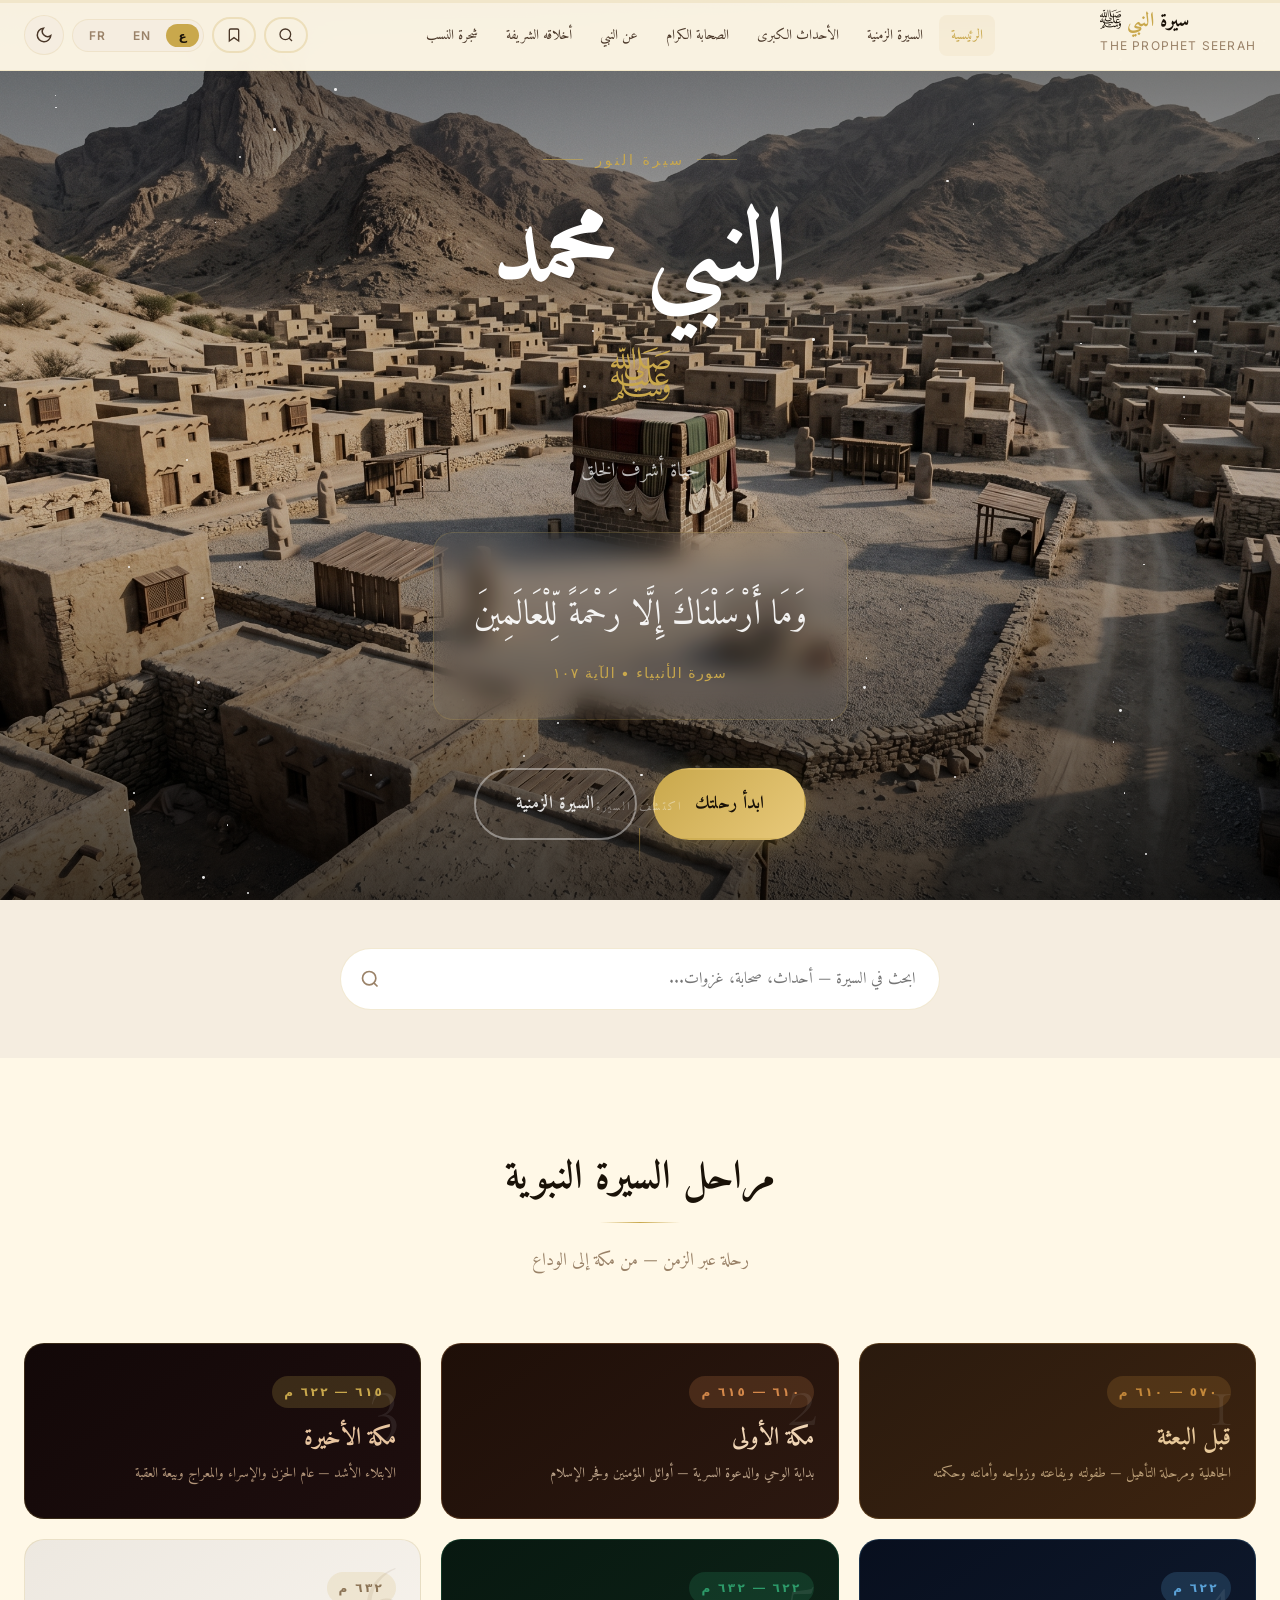
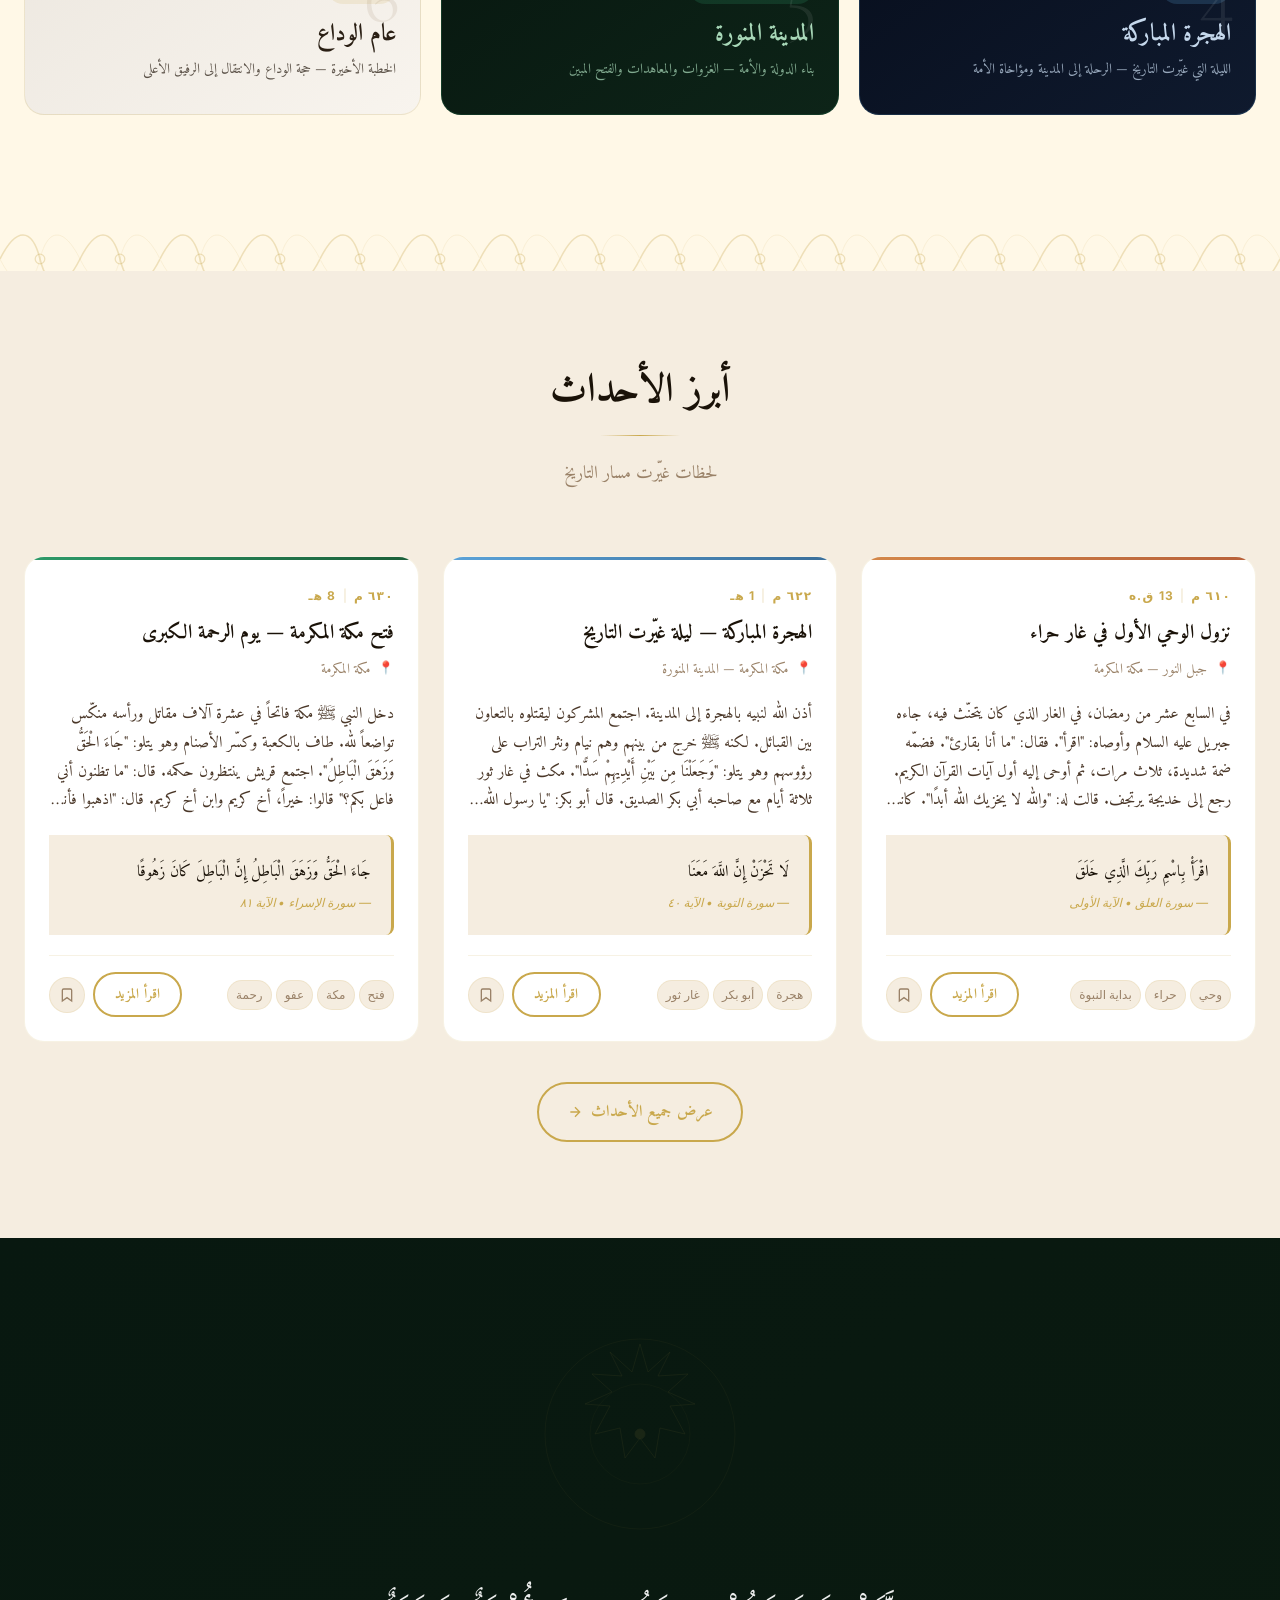
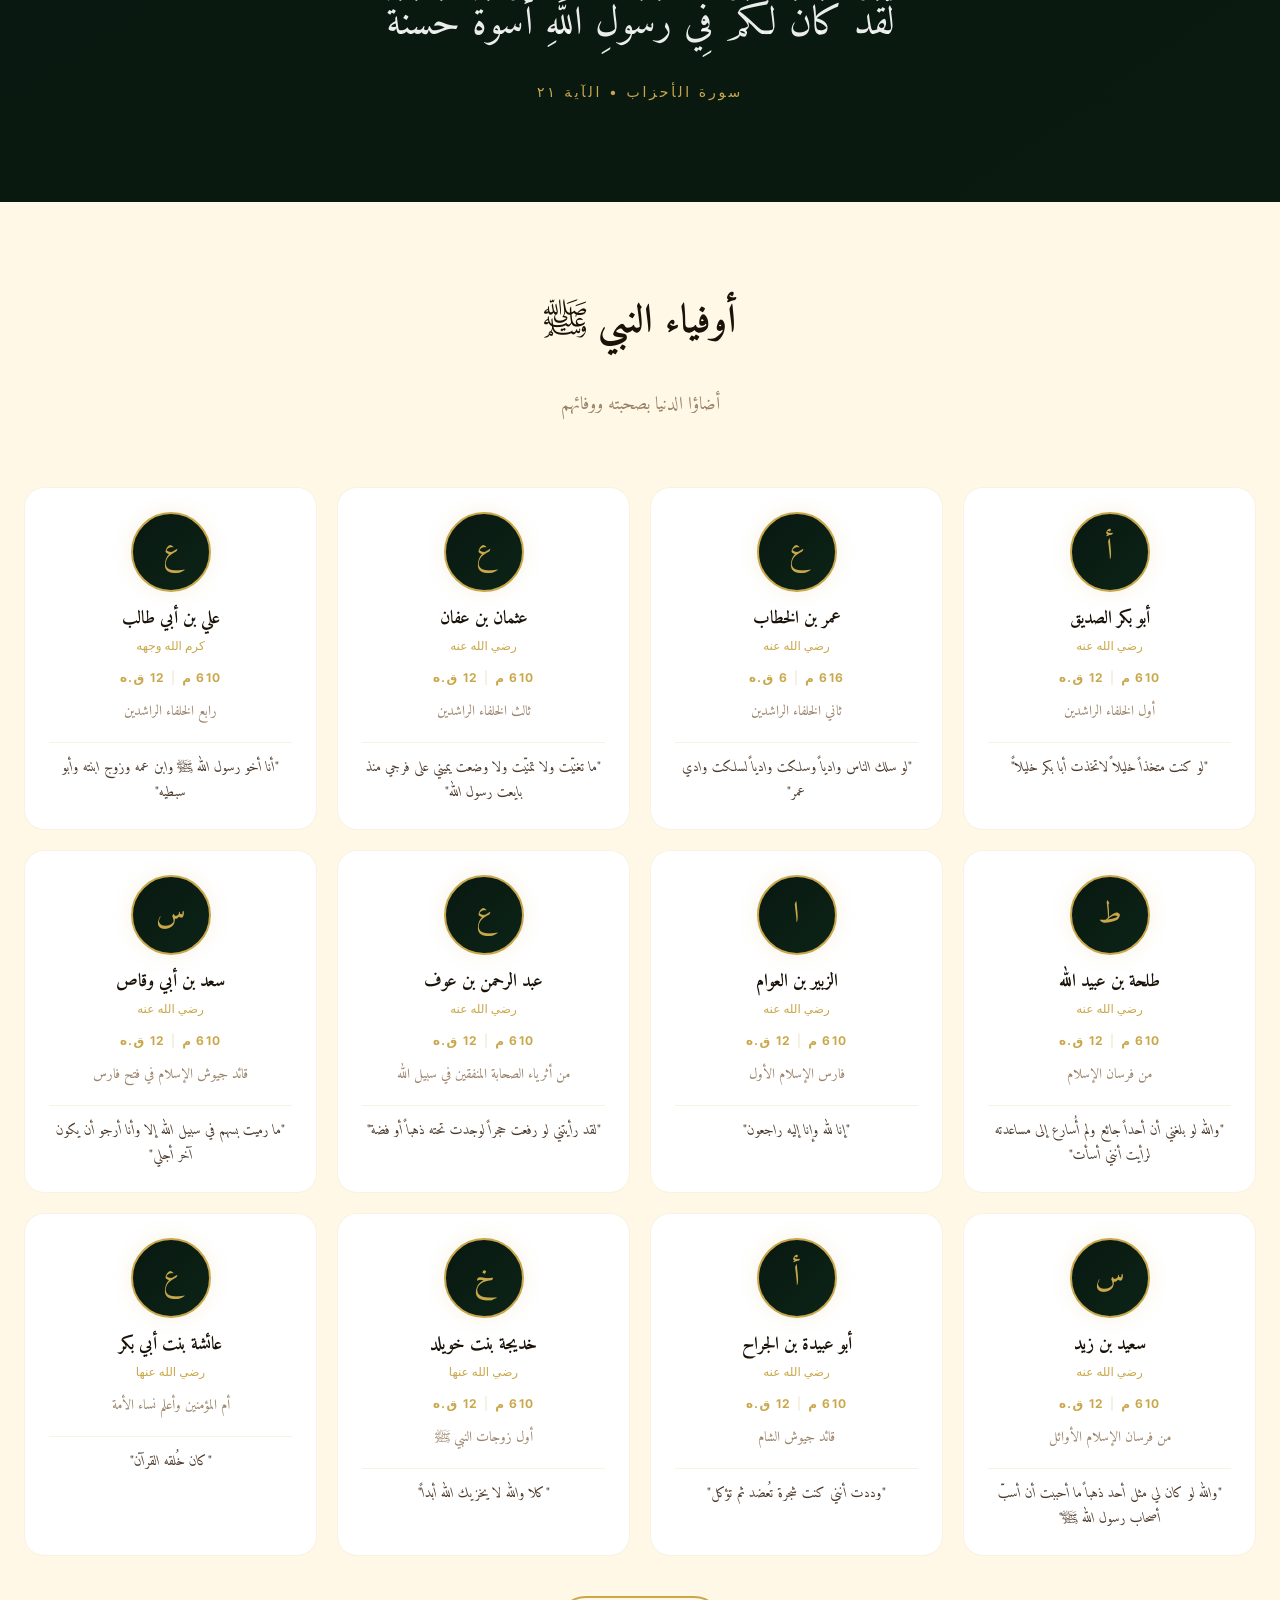
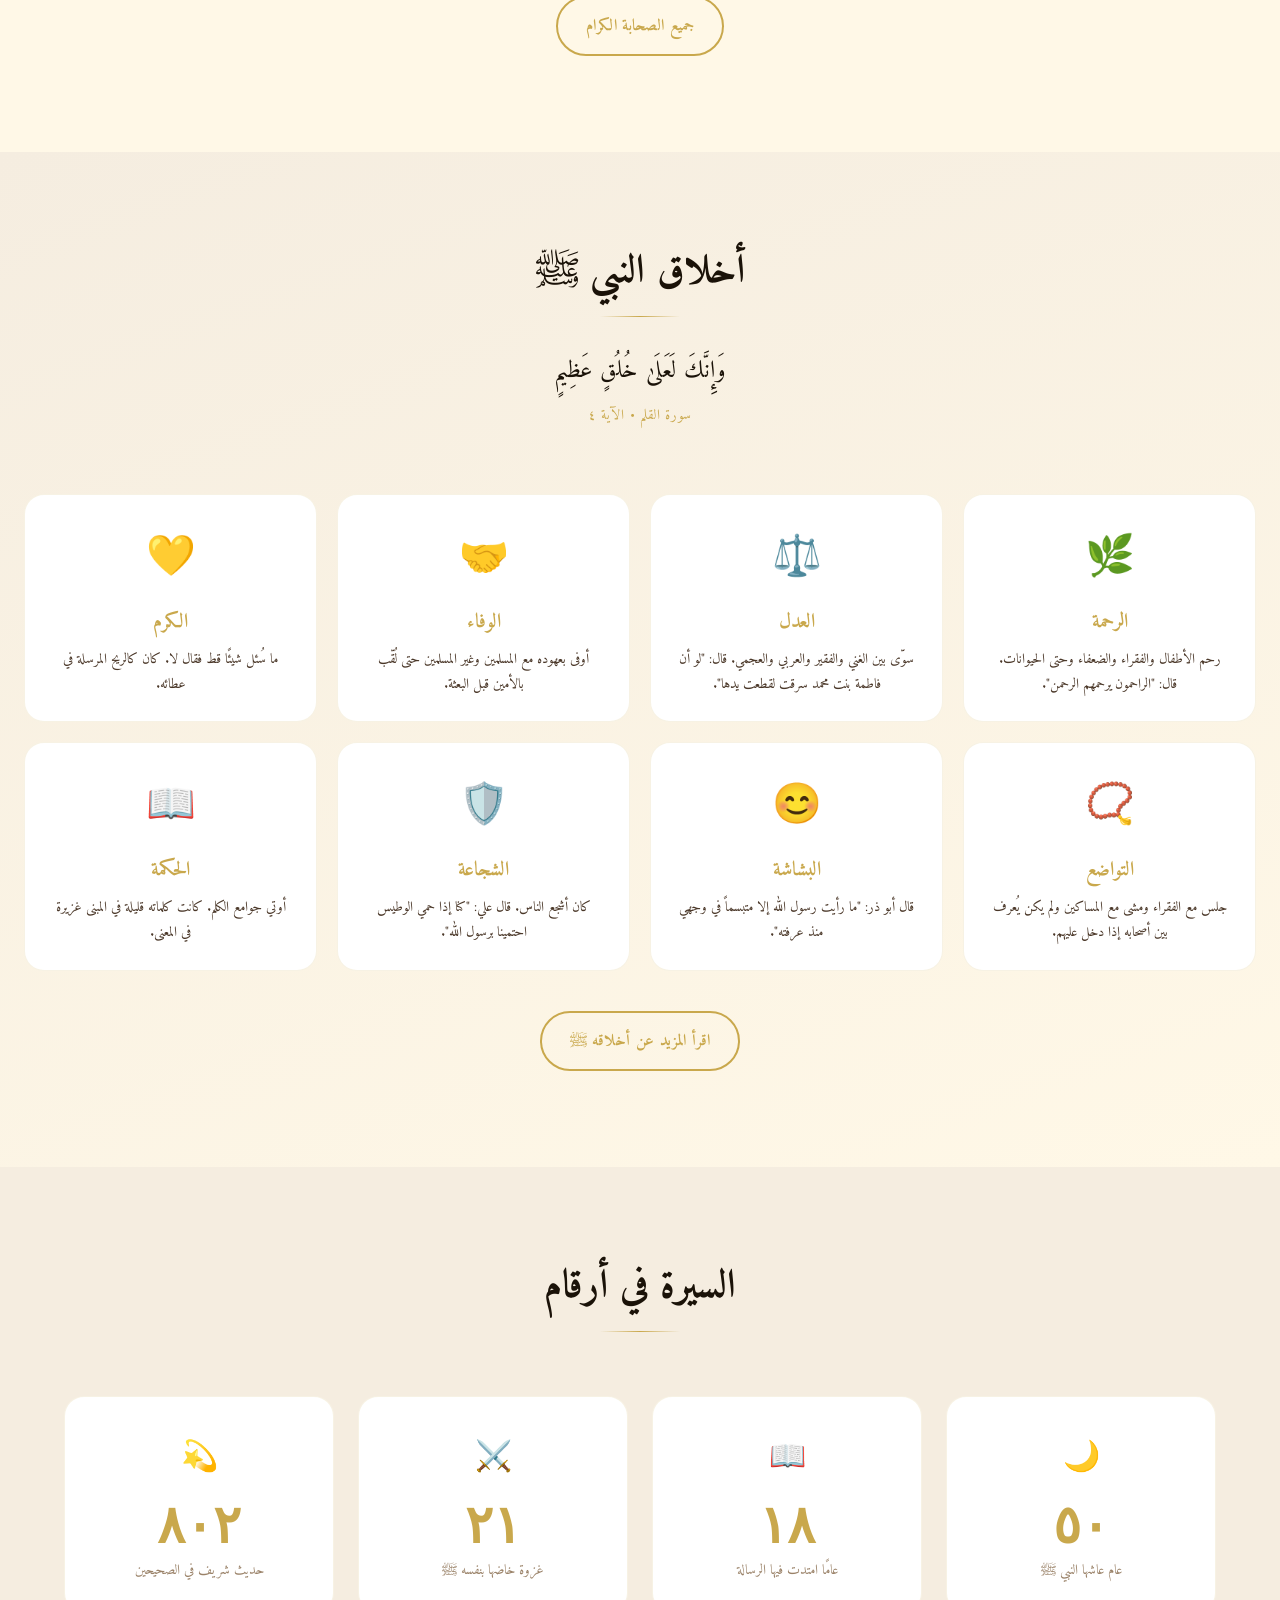
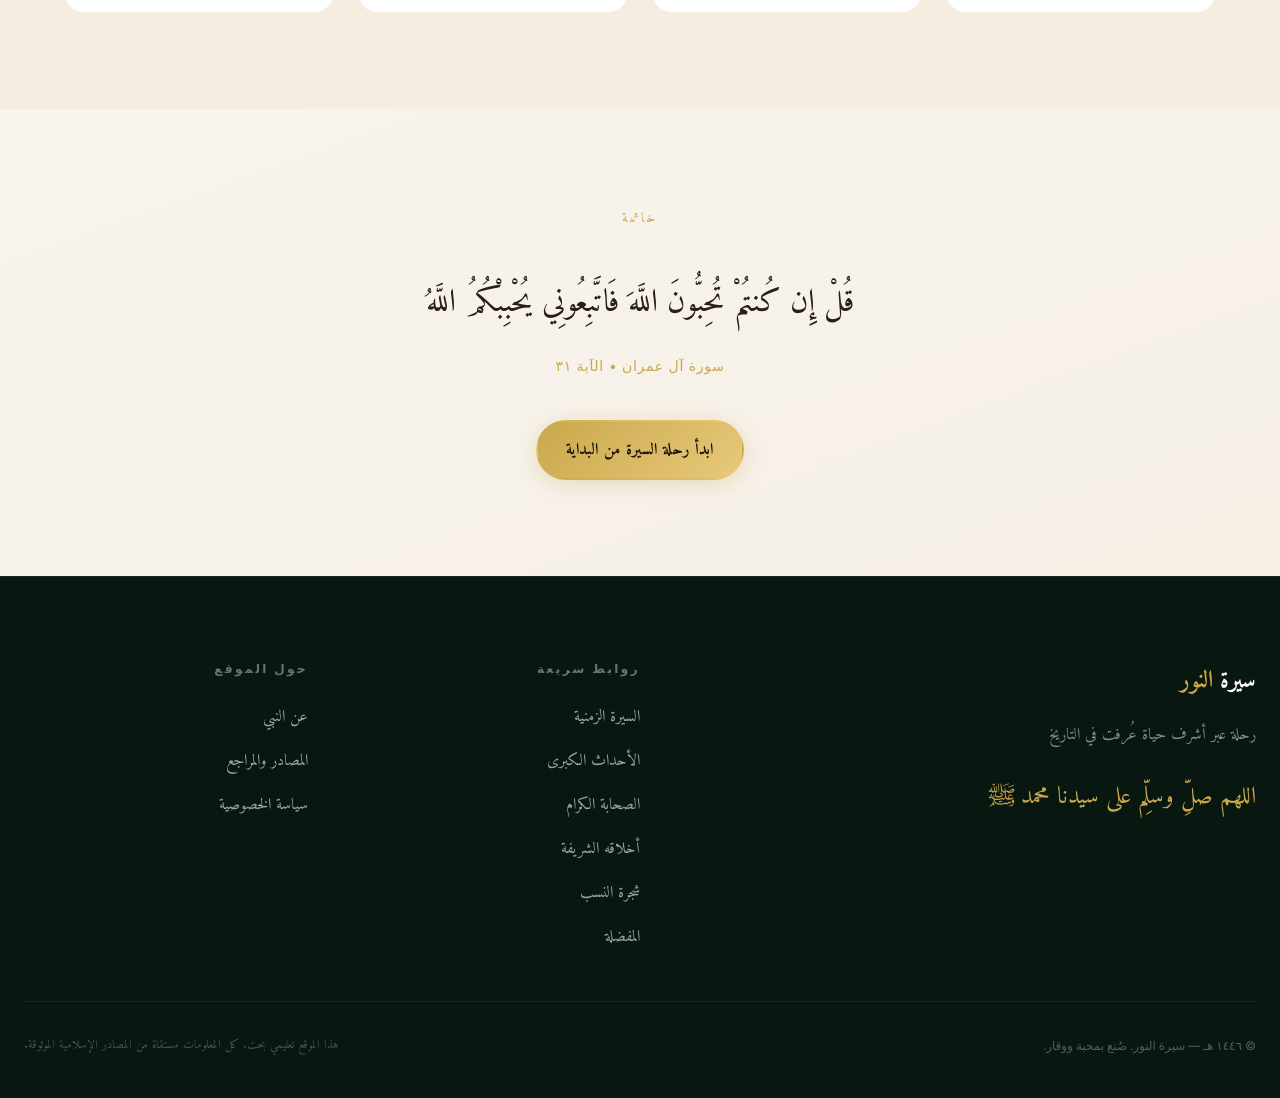
<file: index.html>
<!DOCTYPE html>
<html lang="ar" dir="rtl" data-theme="light">
<head>
  <!-- Google tag (gtag.js) -->
<script async src="https://www.googletagmanager.com/gtag/js?id=G-H0KX9696CD"></script>
<script>
  window.dataLayer = window.dataLayer || [];
  function gtag(){dataLayer.push(arguments);}
  gtag('js', new Date());

  gtag('config', 'G-H0KX9696CD');
</script>
  <meta charset="UTF-8"/>
  <meta name="viewport" content="width=device-width, initial-scale=1.0"/>
  <meta name="description" content="سيرة النور — موقع تعليمي شامل عن سيرة النبي محمد صلى الله عليه وسلم"/>
  <meta property="og:title" content="سيرة النور | حياة النبي محمد ﷺ"/>
  <meta property="og:description" content="رحلة عبر أشرف حياة عُرفت في التاريخ"/>
  <meta name="theme-color" content="#1B4332"/>
  <title>سيرة النور | النبي محمد ﷺ</title>
  <link rel="preconnect" href="https://fonts.googleapis.com"/>
  <link rel="preconnect" href="https://fonts.gstatic.com" crossorigin/>
  <link rel="stylesheet" href="css/main.css"/>
  <style>
    /* ── Inline page-specific additions ── */

    /* Hero background image */
    .hero {
      background: var(--era5-bg) url('../images/makkah-historic.jpg') center 30% / cover no-repeat;
    }
    .hero-bg {
      background:
        linear-gradient(to bottom,
          rgba(0,0,0,0.62) 0%,
          rgba(0,0,0,0.22) 38%,
          rgba(0,0,0,0.18) 55%,
          rgba(0,0,0,0.72) 100%);
    }
    .hero-geometric { opacity: 0.035; }
    .hero-star { background: rgba(255,255,255,0.9); }

    /* Modal */
    #event-modal {
      position: fixed; inset: 0; z-index: var(--z-modal);
      background: var(--overlay-bg); backdrop-filter: blur(8px);
      display: flex; align-items: center; justify-content: center;
      opacity: 0; pointer-events: none;
      transition: opacity var(--duration-slow) var(--ease-out-expo);
    }
    #event-modal.is-open { opacity: 1; pointer-events: all; }

    .modal-box {
      background: var(--bg-surface); border-radius: var(--radius-2xl);
      border: 1px solid var(--border-default);
      max-width: 720px; width: calc(100% - 2rem);
      max-height: 90vh; overflow-y: auto;
      padding: var(--space-10); position: relative;
      box-shadow: var(--shadow-2xl);
      transform: translateY(30px) scale(0.97);
      transition: transform var(--duration-slow) var(--ease-out-expo);
    }
    #event-modal.is-open .modal-box {
      transform: translateY(0) scale(1);
    }
    .modal-close {
      position: absolute; top: var(--space-5); inset-inline-end: var(--space-5);
      width: 36px; height: 36px; border-radius: var(--radius-full);
      background: var(--bg-muted); color: var(--text-secondary);
      display: flex; align-items: center; justify-content: center;
      font-size: 1.2rem; cursor: pointer; border: none;
      transition: background var(--duration-fast), color var(--duration-fast);
    }
    .modal-close:hover { background: rgba(201,168,76,0.15); color: var(--color-gold); }

    /* Gallery placeholder visuals */
    .gallery-item { min-height: 260px; }
    .gallery-label {
      position: absolute; inset: 0; display: flex;
      align-items: center; justify-content: center;
      flex-direction: column; gap: 8px; padding: 20px;
    }
    .gallery-label-icon { font-size: 3rem; opacity: 0.5; }
    .gallery-label-text {
      font-family: var(--font-arabic); font-size: var(--text-lg);
      color: rgba(255,255,255,0.4); text-align: center;
    }
    [data-theme="dark"] .gallery-farewell .gallery-label-text { color: rgba(0,0,0,0.3); }

    /* Era section background shifts */
    .era-bg-section {
      transition: background 1s var(--ease-out-expo);
    }

    /* Character section */
    .character-section {
      background: linear-gradient(160deg, var(--bg-muted), var(--bg-page));
    }

    /* Image prompt captions */
    .gallery-ai-hint {
      position: absolute; bottom: 8px; inset-inline-end: 12px;
      font-size: 10px; color: rgba(255,255,255,0.25);
      font-family: var(--font-ui); letter-spacing: 0.05em;
    }
  </style>
</head>

<body data-page="home">
  <!-- Reading progress -->
  <div id="reading-progress-track" role="progressbar" aria-label="تقدم القراءة">
    <div id="reading-progress"></div>
  </div>

  <!-- ════════════════════════════════════════
       NAVIGATION
       ════════════════════════════════════════ -->
  <nav id="main-nav" role="navigation" aria-label="التنقل الرئيسي">
    <div class="nav-inner">

      <!-- Logo -->
      <a href="index.html" class="nav-logo" aria-label="سيرة النور - الرئيسية">
        <span class="nav-logo-primary">سيرة <span class="nav-logo-gold">النبي</span> ﷺ</span>
        <span class="nav-logo-sub">The Prophet Seerah</span>
      </a>

      <!-- Desktop Links -->
      <ul class="nav-links" role="list">
        <li><a href="index.html"       class="nav-link active" data-i18n="nav.home">الرئيسية</a></li>
        <li><a href="timeline.html"    class="nav-link" data-i18n="nav.timeline">السيرة الزمنية</a></li>
        <li><a href="events.html"      class="nav-link" data-i18n="nav.events">الأحداث الكبرى</a></li>
        <li><a href="companions.html"  class="nav-link" data-i18n="nav.companions">الصحابة الكرام</a></li>
        <li><a href="about.html"       class="nav-link" data-i18n="nav.about">عن النبي</a></li>
        <li><a href="character.html"   class="nav-link" data-i18n="nav.character">أخلاقه الشريفة</a></li>
        <li><a href="family-tree.html" class="nav-link" data-i18n="nav.family">شجرة النسب</a></li>
      </ul>

      <!-- Actions -->
      <div class="nav-actions">
        <!-- Search trigger -->
        <a href="events.html" class="btn btn-ghost btn-sm nav-icon-btn" aria-label="بحث" style="padding:8px 12px;">
          <svg width="16" height="16" viewBox="0 0 24 24" fill="none" stroke="currentColor" stroke-width="2">
            <circle cx="11" cy="11" r="8"/><path d="m21 21-4.35-4.35"/>
          </svg>
        </a>

        <!-- Bookmarks -->
        <a href="bookmarks.html" class="btn btn-ghost btn-sm nav-icon-btn" aria-label="المفضلة" style="padding:8px 12px;">
          <svg width="16" height="16" viewBox="0 0 24 24" fill="none" stroke="currentColor" stroke-width="2">
            <path d="M19 21l-7-5-7 5V5a2 2 0 0 1 2-2h10a2 2 0 0 1 2 2z"/>
          </svg>
        </a>

        <!-- Language -->
        <div class="lang-switcher" role="group" aria-label="اختيار اللغة">
          <button class="lang-btn" data-lang-btn="ar" aria-pressed="true">ع</button>
          <button class="lang-btn" data-lang-btn="en">EN</button>
          <button class="lang-btn" data-lang-btn="fr">FR</button>
        </div>

        <!-- Theme toggle -->
        <button class="theme-toggle theme-toggle-icon" data-theme-toggle
                aria-label="تبديل الوضع الليلي/النهاري">
          <!-- Moon (shown in light mode) -->
          <svg class="theme-icon-moon" width="18" height="18" viewBox="0 0 24 24"
               fill="none" stroke="currentColor" stroke-width="2">
            <path d="M21 12.79A9 9 0 1 1 11.21 3 7 7 0 0 0 21 12.79z"/>
          </svg>
          <!-- Sun (shown in dark mode) -->
          <svg class="theme-icon-sun" width="18" height="18" viewBox="0 0 24 24"
               fill="none" stroke="currentColor" stroke-width="2" style="display:none">
            <circle cx="12" cy="12" r="5"/>
            <line x1="12" y1="1" x2="12" y2="3"/>
            <line x1="12" y1="21" x2="12" y2="23"/>
            <line x1="4.22" y1="4.22" x2="5.64" y2="5.64"/>
            <line x1="18.36" y1="18.36" x2="19.78" y2="19.78"/>
            <line x1="1" y1="12" x2="3" y2="12"/>
            <line x1="21" y1="12" x2="23" y2="12"/>
            <line x1="4.22" y1="19.78" x2="5.64" y2="18.36"/>
            <line x1="18.36" y1="5.64" x2="19.78" y2="4.22"/>
          </svg>
        </button>

        <!-- Mobile menu button -->
        <button id="menu-toggle" aria-label="فتح القائمة" aria-expanded="false"
                aria-controls="mobile-menu">
          <svg width="20" height="20" viewBox="0 0 24 24" fill="none"
               stroke="currentColor" stroke-width="2">
            <line x1="3" y1="6" x2="21" y2="6"/>
            <line x1="3" y1="12" x2="21" y2="12"/>
            <line x1="3" y1="18" x2="21" y2="18"/>
          </svg>
        </button>
      </div>
    </div>
  </nav>

  <!-- Mobile Menu -->
  <div id="mobile-menu" role="dialog" aria-label="قائمة التنقل" aria-modal="true">
    <button style="position:absolute;top:20px;inset-inline-end:20px;background:none;border:none;font-size:1.5rem;color:var(--text-primary);cursor:pointer;"
            onclick="MobileMenu.close()" aria-label="إغلاق القائمة">✕</button>
    <nav>
      <ul style="display:flex;flex-direction:column;gap:16px;text-align:center;list-style:none;">
        <li><a href="index.html"       class="mobile-nav-link" data-i18n="nav.home">الرئيسية</a></li>
        <li><a href="timeline.html"    class="mobile-nav-link" data-i18n="nav.timeline">السيرة الزمنية</a></li>
        <li><a href="events.html"      class="mobile-nav-link" data-i18n="nav.events">الأحداث الكبرى</a></li>
        <li><a href="companions.html"  class="mobile-nav-link" data-i18n="nav.companions">الصحابة الكرام</a></li>
        <li><a href="about.html"       class="mobile-nav-link" data-i18n="nav.about">عن النبي</a></li>
        <li><a href="character.html"   class="mobile-nav-link" data-i18n="nav.character">أخلاقه الشريفة</a></li>
        <li><a href="family-tree.html" class="mobile-nav-link" data-i18n="nav.family">شجرة النسب</a></li>
      </ul>
    </nav>
    <div class="lang-switcher" style="margin-top:32px;">
      <button class="lang-btn" data-lang-btn="ar">ع</button>
      <button class="lang-btn" data-lang-btn="en">EN</button>
      <button class="lang-btn" data-lang-btn="fr">FR</button>
    </div>
  </div>

  <!-- ════════════════════════════════════════
       HERO SECTION
       ════════════════════════════════════════ -->
  <section class="hero" aria-label="رئيسية السيرة">
    <!-- Background layers -->
    <div class="hero-bg"></div>
    <div id="hero-stars" class="hero-stars" aria-hidden="true"></div>

    <!-- Ambient geometric pattern -->
    <div class="hero-geometric" aria-hidden="true">
      <svg xmlns="http://www.w3.org/2000/svg" width="100%" height="100%">
        <defs>
          <pattern id="hero-star-pattern" x="0" y="0" width="80" height="80" patternUnits="userSpaceOnUse">
            <polygon points="40,5 44,24 62,14 51,30 70,34 51,38 62,54 44,44 40,63 36,44 18,54 29,38 10,34 29,30 18,14 36,24"
              fill="none" stroke="#C9A84C" stroke-width="0.5" opacity="0.12"/>
          </pattern>
        </defs>
        <rect width="100%" height="100%" fill="url(#hero-star-pattern)"/>
      </svg>
    </div>

    <!-- Content -->
    <div class="hero-content">
      <!-- Eyebrow -->
      <p class="hero-eyebrow" data-i18n="hero.eyebrow">سيرة النور</p>

      <!-- Main title -->
      <h1 class="hero-title">
        النبي محمد
      </h1>
      <span class="hero-salawat animate-salawat" aria-label="صلى الله عليه وسلم">ﷺ</span>

      <!-- Subtitle -->
      <p class="hero-subtitle" data-i18n="hero.subtitle">حياة أشرف الخلق</p>

      <!-- Quranic verse -->
      <div class="hero-verse-block" role="blockquote">
        <p class="hero-verse" data-i18n="hero.verse">
          وَمَا أَرْسَلْنَاكَ إِلَّا رَحْمَةً لِّلْعَالَمِينَ
        </p>
        <p class="hero-verse-source" data-i18n="hero.verseSource">
          سورة الأنبياء • الآية ١٠٧
        </p>
      </div>

      <!-- CTAs -->
      <div class="hero-ctas">
        <a href="timeline.html" class="btn btn-primary btn-lg" data-i18n="hero.ctaStart">
          ابدأ رحلتك
          <svg width="18" height="18" viewBox="0 0 24 24" fill="none" stroke="currentColor" stroke-width="2.5">
            <path d="M5 12h14M12 5l7 7-7 7"/>
          </svg>
        </a>
        <a href="events.html" class="btn btn-outline btn-lg" data-i18n="hero.ctaTimeline">
          الأحداث الكبرى
        </a>
      </div>
    </div>

    <!-- Scroll indicator -->
    <div class="hero-scroll-hint" aria-hidden="true">
      <span data-i18n="hero.scroll">اكتشف السيرة</span>
      <div class="hero-scroll-line"></div>
    </div>
  </section>

  <!-- ════════════════════════════════════════
       SEARCH BAR
       ════════════════════════════════════════ -->
  <section style="padding:var(--space-12) var(--space-6);background:var(--bg-muted);">
    <div class="container-sm">
      <div class="search-container" data-search-container>
        <svg class="search-icon" width="20" height="20" viewBox="0 0 24 24"
             fill="none" stroke="currentColor" stroke-width="2" aria-hidden="true">
          <circle cx="11" cy="11" r="8"/><path d="m21 21-4.35-4.35"/>
        </svg>
        <input type="search" class="search-input" data-search-input
               placeholder="ابحث في السيرة — أحداث، صحابة، غزوات..."
               data-i18n-placeholder="search.placeholder"
               aria-label="البحث في السيرة"/>
        <div class="search-results" data-search-results role="listbox"></div>
      </div>
    </div>
  </section>

  <!-- ════════════════════════════════════════
       ERA PHASES SECTION
       ════════════════════════════════════════ -->
  <section class="section" data-era-section="0">
    <div class="container-lg">
      <header class="section-header reveal">
        <span class="section-eyebrow">السيرة النبوية</span>
        <h2 class="section-title" data-i18n="sections.eras">مراحل السيرة النبوية</h2>
        <div class="section-divider line-expand"></div>
        <p class="section-subtitle" data-i18n="sections.erasSubtitle">
          رحلة عبر الزمن — من مكة إلى الوداع
        </p>
      </header>

      <!-- Era cards — rendered by JS -->
      <div class="eras-grid reveal-stagger" id="eras-grid"></div>
    </div>
  </section>

  <!-- Arabesque divider -->
  <div class="arabesque-border" aria-hidden="true" style="color:var(--color-gold);">
    <div data-pattern="arabesque"></div>
  </div>

  <!-- ════════════════════════════════════════
       FEATURED EVENTS
       ════════════════════════════════════════ -->
  <section class="section" style="background:var(--bg-muted);" data-era-section="2">
    <div class="container-lg">
      <header class="section-header reveal">
        <span class="section-eyebrow">لحظات محورية</span>
        <h2 class="section-title" data-i18n="sections.featured">أبرز الأحداث</h2>
        <div class="section-divider line-expand"></div>
        <p class="section-subtitle" data-i18n="sections.featuredSub">
          لحظات غيّرت مسار التاريخ
        </p>
      </header>

      <!-- Featured event cards — rendered by JS -->
      <div class="events-grid" id="featured-events"></div>

      <div style="text-align:center;margin-top:var(--space-10);">
        <a href="events.html" class="btn btn-outline-gold">
          <span data-i18n="sections.ctaEvents">عرض جميع الأحداث</span>
          <svg width="16" height="16" viewBox="0 0 24 24" fill="none" stroke="currentColor" stroke-width="2">
            <path d="M5 12h14M12 5l7 7-7 7"/>
          </svg>
        </a>
      </div>
    </div>
  </section>

  <!-- ════════════════════════════════════════
       CENTRAL QURANIC QUOTE
       ════════════════════════════════════════ -->
  <section class="quote-section" data-era-section="4" aria-label="آية قرآنية">
    <!-- Rotating ornament -->
    <div class="quote-ornament" aria-hidden="true">
      <svg viewBox="0 0 200 200" xmlns="http://www.w3.org/2000/svg" fill="none" stroke="#C9A84C" stroke-width="0.8">
        <!-- Outer circle -->
        <circle cx="100" cy="100" r="95" opacity="0.4"/>
        <!-- 12-pointed star -->
        <polygon points="100,10 108,38 130,18 118,42 148,40 128,58 155,70 130,72 145,100 120,94 115,124 100,104 85,124 80,94 55,100 70,72 45,70 72,58 52,40 82,42 70,18 92,38"
          opacity="0.6"/>
        <!-- Inner ring -->
        <circle cx="100" cy="100" r="50" opacity="0.3"/>
        <!-- Center dot -->
        <circle cx="100" cy="100" r="5" fill="#C9A84C" opacity="0.6"/>
      </svg>
    </div>

    <div class="container-sm reveal" style="position:relative;z-index:1;">
      <p class="quote-verse">
        لَّقَدْ كَانَ لَكُمْ فِي رَسُولِ اللَّهِ أُسْوَةٌ حَسَنَةٌ
      </p>
      <p class="quote-attribution">سورة الأحزاب • الآية ٢١</p>
    </div>
  </section>

  <!-- ════════════════════════════════════════
       COMPANIONS
       ════════════════════════════════════════ -->
  <section class="section" data-era-section="5">
    <div class="container-lg">
      <header class="section-header reveal">
        <span class="section-eyebrow">الصحابة الكرام</span>
        <h2 class="section-title" data-i18n="sections.companions">أوفياء النبي ﷺ</h2>
        <div class="section-divider line-expand"></div>
        <p class="section-subtitle" data-i18n="sections.companionsSub">
          أضاؤا الدنيا بصحبته ووفائهم
        </p>
      </header>

      <!-- Companions grid — rendered by JS (shows first 4) -->
      <div class="companions-grid" id="companions-grid"></div>

      <div style="text-align:center;margin-top:var(--space-10);">
        <a href="companions.html" class="btn btn-outline-gold" data-i18n="sections.ctaCompanions">
          جميع الصحابة الكرام
        </a>
      </div>
    </div>
  </section>

  <!-- ════════════════════════════════════════
       HIS CHARACTER
       ════════════════════════════════════════ -->
  <section class="section character-section" data-era-section="5">
    <div class="container-lg">
      <header class="section-header reveal">
        <span class="section-eyebrow">الأخلاق النبوية</span>
        <h2 class="section-title">أخلاق النبي ﷺ</h2>
        <div class="section-divider line-expand"></div>
        <blockquote style="text-align:center;">
          <p class="verse-text" style="font-size:var(--text-2xl);">
            وَإِنَّكَ لَعَلَىٰ خُلُقٍ عَظِيمٍ
          </p>
          <p class="verse-source">سورة القلم • الآية ٤</p>
        </blockquote>
      </header>

      <!-- Traits grid — rendered by JS -->
      <div class="traits-grid" id="traits-grid"></div>

      <div style="text-align:center;margin-top:var(--space-10);">
        <a href="character.html" class="btn btn-outline-gold" data-i18n="sections.ctaCharacter">
          اقرأ المزيد عن أخلاقه ﷺ
        </a>
      </div>
    </div>
  </section>

  <!-- ════════════════════════════════════════
       STATS
       ════════════════════════════════════════ -->
  <section class="section" style="background:var(--bg-muted);">
    <div class="container">
      <header class="section-header reveal">
        <h2 class="section-title" data-i18n="sections.stats">السيرة في أرقام</h2>
        <div class="section-divider line-expand"></div>
      </header>
      <div class="stats-grid" id="stats-grid"></div>
    </div>
  </section>

  <!-- ════════════════════════════════════════
       GALLERY TEASER
       ════════════════════════════════════════ -->
  <!-- ════════════════════════════════════════
       FINAL CLOSING VERSE
       ════════════════════════════════════════ -->
  <section style="background:linear-gradient(160deg,var(--era6-bg),#F5EFE6);padding:var(--space-24) var(--space-6);text-align:center;" data-era-section="6">
    <div class="container-sm reveal">
      <p style="font-family:var(--font-arabic);font-size:var(--text-sm);color:var(--color-gold);letter-spacing:var(--tracking-widest);text-transform:uppercase;margin-bottom:var(--space-6);" data-i18n="sections.closing">
        خاتمة
      </p>
      <p style="font-family:var(--font-quran);font-size:clamp(1.3rem,3vw,2rem);line-height:var(--leading-quran);color:var(--era6-text);margin-bottom:var(--space-6);">
        قُلْ إِن كُنتُمْ تُحِبُّونَ اللَّهَ فَاتَّبِعُونِي يُحْبِبْكُمُ اللَّهُ
      </p>
      <p style="font-size:var(--text-sm);color:var(--color-gold);font-family:var(--font-ui);letter-spacing:var(--tracking-wide);" data-i18n="sections.closingVerseRef">
        سورة آل عمران • الآية ٣١
      </p>
      <div style="margin-top:var(--space-10);">
        <a href="timeline.html" class="btn btn-primary" data-i18n="sections.ctaSeerahStart">
          ابدأ رحلة السيرة من البداية
        </a>
      </div>
    </div>
  </section>

  <!-- ════════════════════════════════════════
       FOOTER
       ════════════════════════════════════════ -->
  <footer class="footer" role="contentinfo">
    <div class="container-lg">
      <div class="footer-grid">
        <!-- Brand -->
        <div class="footer-brand">
          <span class="footer-logo">سيرة <span class="footer-gold">النور</span></span>
          <p class="footer-tagline" data-i18n="footer.tagline">
            رحلة عبر أشرف حياة عُرفت في التاريخ
          </p>
          <span class="footer-salawat" aria-label="صلى الله عليه وسلم">
            اللهم صلِّ وسلِّم على سيدنا محمد ﷺ
          </span>
        </div>

        <!-- Quick Links -->
        <div>
          <p class="footer-heading" data-i18n="footer.quickLinks">روابط سريعة</p>
          <ul class="footer-links">
            <li><a href="timeline.html"    class="footer-link" data-i18n="nav.timeline">السيرة الزمنية</a></li>
            <li><a href="events.html"      class="footer-link" data-i18n="nav.events">الأحداث الكبرى</a></li>
            <li><a href="companions.html"  class="footer-link" data-i18n="nav.companions">الصحابة الكرام</a></li>
            <li><a href="character.html"   class="footer-link" data-i18n="nav.character">أخلاقه الشريفة</a></li>
            <li><a href="family-tree.html" class="footer-link" data-i18n="nav.family">شجرة النسب</a></li>
            <li><a href="bookmarks.html"   class="footer-link" data-i18n="nav.bookmarks">المفضلة</a></li>
          </ul>
        </div>

        <!-- About Links -->
        <div>
          <p class="footer-heading">حول الموقع</p>
          <ul class="footer-links">
            <li><a href="about.html"  class="footer-link">عن النبي ﷺ</a></li>
            <li><a href="#"           class="footer-link">المصادر والمراجع</a></li>
            <li><a href="#"           class="footer-link">سياسة الخصوصية</a></li>
          </ul>
        </div>
      </div>

      <div class="footer-bottom">
        <p class="footer-copyright" data-i18n="footer.copyright">
          © ١٤٤٦ هـ — سيرة النور. صُنع بمحبة ووقار.
        </p>
        <p class="footer-disclaimer" data-i18n="footer.disclaimer">
          هذا الموقع تعليمي بحت. كل المعلومات مستقاة من المصادر الإسلامية الموثوقة.
        </p>
      </div>
    </div>
  </footer>

  <!-- ════════════════════════════════════════
       EVENT MODAL
       ════════════════════════════════════════ -->
  <div id="event-modal" role="dialog" aria-modal="true" aria-labelledby="modal-title">
    <div class="modal-box">
      <button class="modal-close" aria-label="إغلاق">✕</button>
      <p id="modal-year" class="event-year" style="margin-bottom:var(--space-2);"></p>
      <h2 id="modal-title" class="event-title" style="font-size:var(--text-3xl);margin-bottom:var(--space-2);"></h2>
      <p id="modal-subtitle" class="event-subtitle"></p>
      <div style="height:1px;background:var(--border-subtle);margin:var(--space-5) 0;"></div>
      <p id="modal-body" style="font-family:var(--font-arabic);font-size:var(--text-lg);line-height:var(--leading-arabic);color:var(--text-secondary);margin-bottom:var(--space-6);"></p>
      <blockquote id="modal-quote" class="event-quote" style="margin-bottom:var(--space-6);">
        <span id="modal-quote-text" class="event-quote-text"></span>
        <cite id="modal-quote-source" class="event-quote-source"></cite>
      </blockquote>
      <div id="modal-tags" style="display:flex;flex-wrap:wrap;gap:8px;margin-bottom:var(--space-6);"></div>
      <div style="display:flex;gap:12px;align-items:center;flex-wrap:wrap;">
        <button id="modal-bookmark" class="bookmark-btn" aria-pressed="false">
          <svg width="16" height="16" viewBox="0 0 24 24" fill="none" stroke="currentColor" stroke-width="2">
            <path d="M19 21l-7-5-7 5V5a2 2 0 0 1 2-2h10a2 2 0 0 1 2 2z"/>
          </svg>
        </button>
        <button data-copy-link class="btn btn-ghost btn-sm">نسخ الرابط</button>
        <button onclick="Modal.close()" class="btn btn-outline-gold btn-sm" style="margin-inline-start:auto;">
          إغلاق
        </button>
      </div>
    </div>
  </div>

  <!-- Scroll to top -->
  <button id="scroll-top" aria-label="العودة لأعلى" title="العودة لأعلى">↑</button>

  <!-- Toast container -->
  <div id="toast-container" class="toast-container" aria-live="polite" aria-atomic="true"></div>

  <!-- Ambient geometric layers -->
  <div class="ambient-layer" aria-hidden="true">
    <div class="geo-shape" style="top:15%;right:5%;width:200px;height:200px;opacity:0.04;">
      <svg viewBox="0 0 100 100" fill="none" stroke="var(--color-gold)" stroke-width="0.5">
        <polygon points="50,5 56,22 74,16 63,31 80,38 63,45 74,60 56,54 50,71 44,54 26,60 37,45 20,38 37,31 26,16 44,22"/>
      </svg>
    </div>
    <div class="geo-shape" style="bottom:20%;left:3%;width:160px;height:160px;opacity:0.04;animation-delay:-4s;">
      <svg viewBox="0 0 100 100" fill="none" stroke="var(--color-gold)" stroke-width="0.5">
        <polygon points="50,5 56,22 74,16 63,31 80,38 63,45 74,60 56,54 50,71 44,54 26,60 37,45 20,38 37,31 26,16 44,22"/>
      </svg>
    </div>
  </div>

  <!-- Scripts -->
  <script src="js/translations.js"></script>
  <script src="js/theme.js"></script>
  <script src="js/main.js"></script>
</body>
</html>
</file>
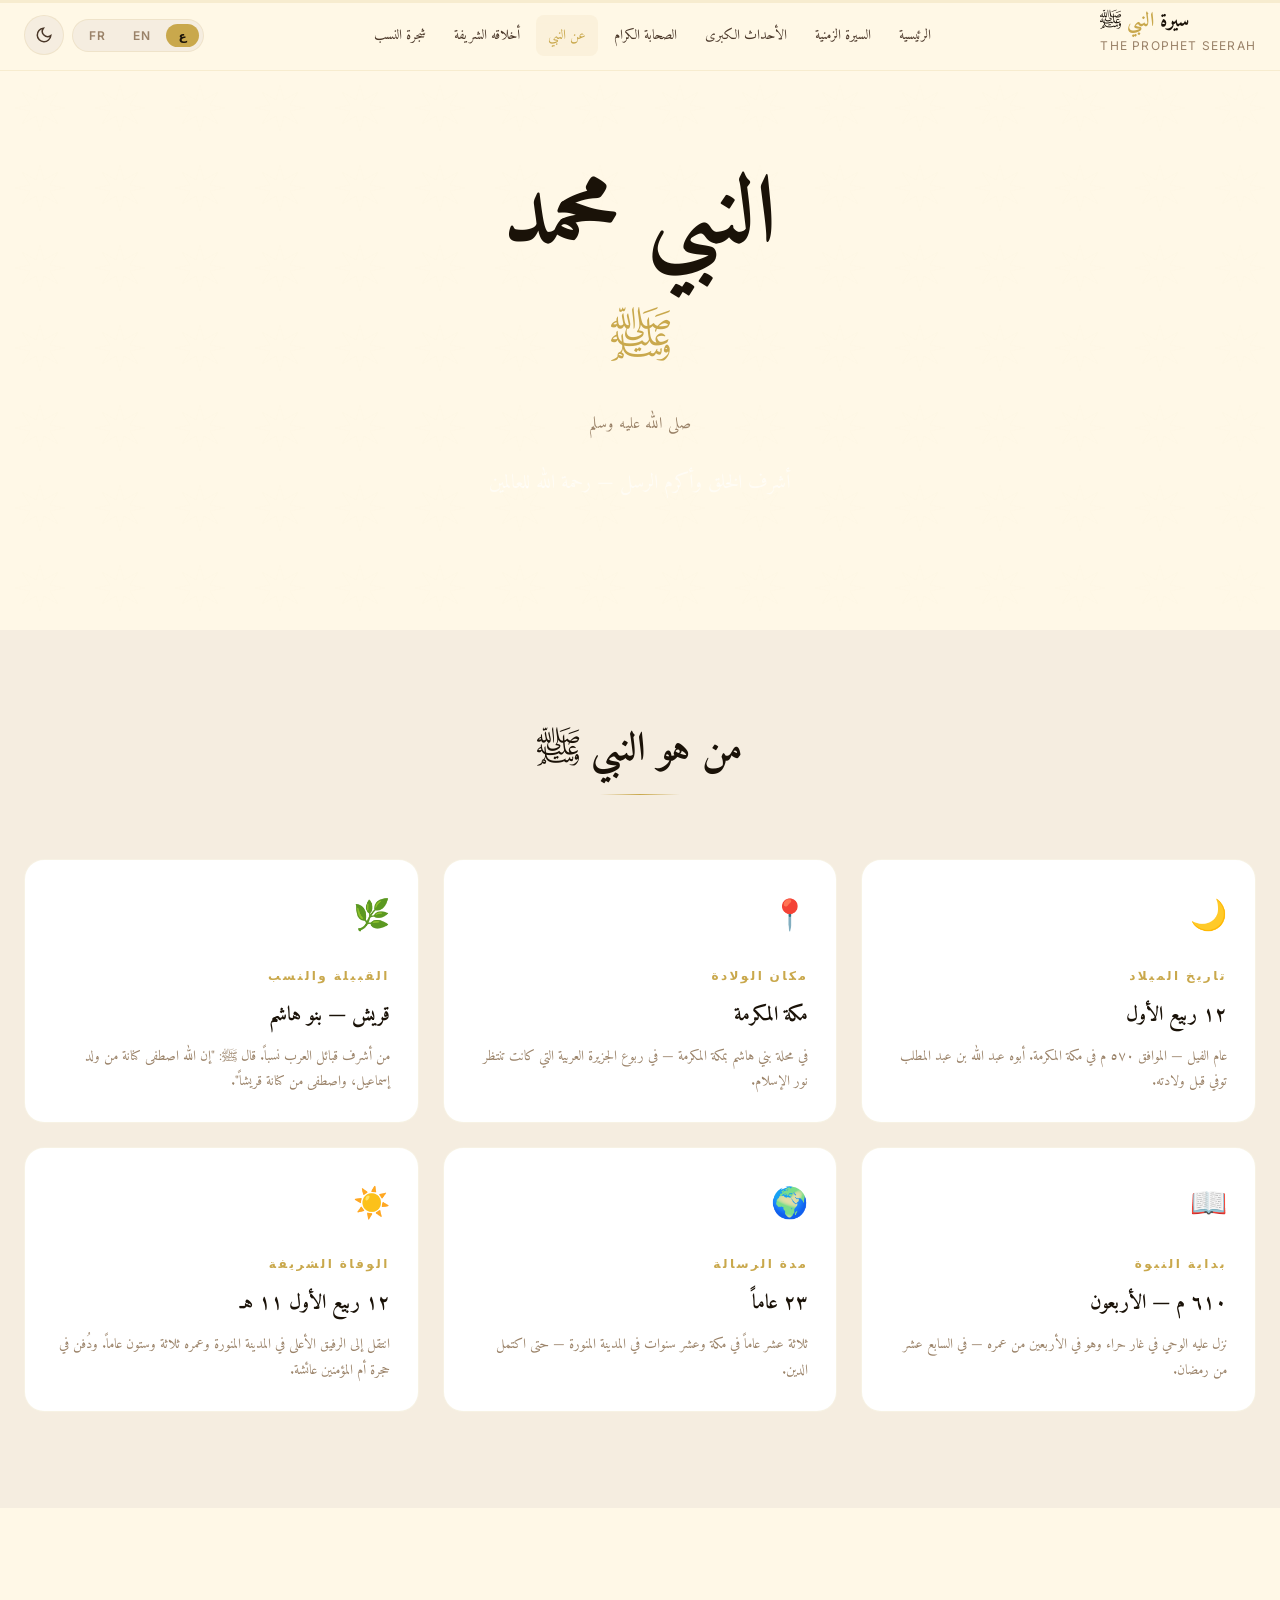
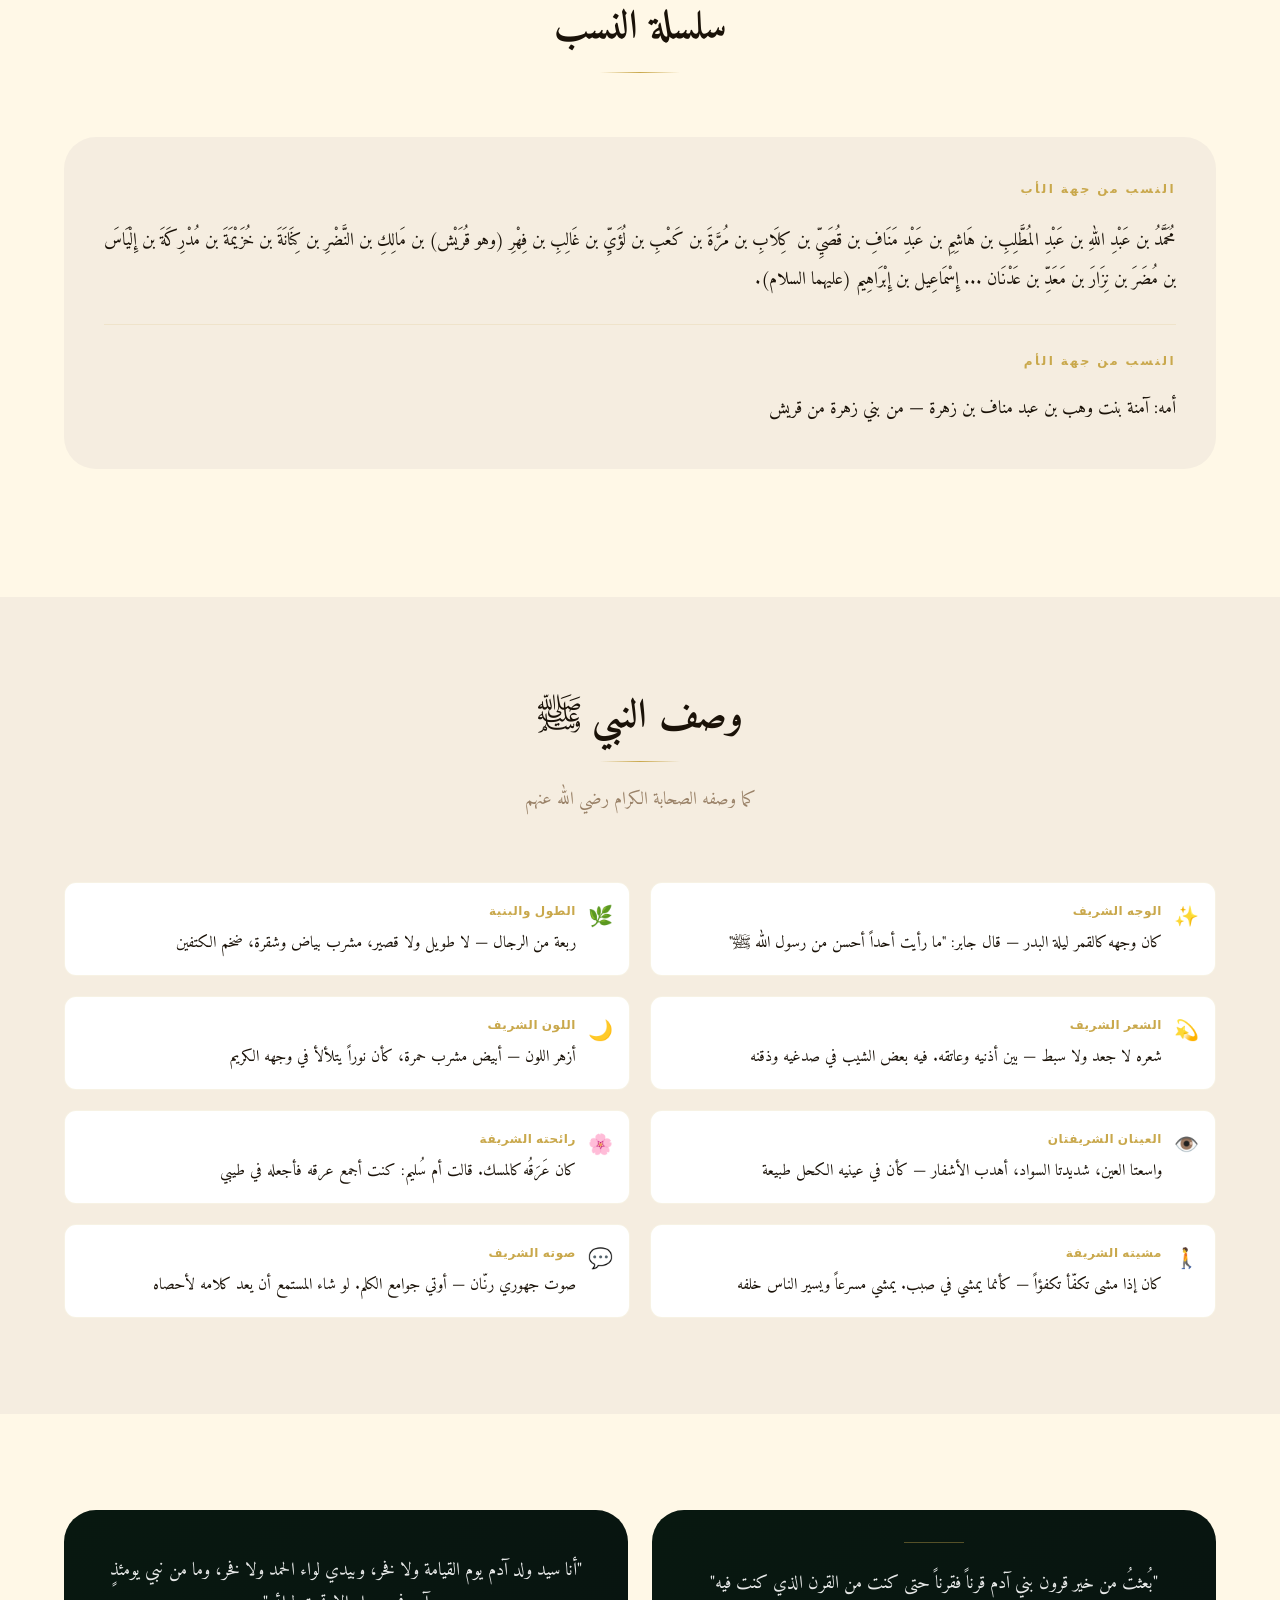
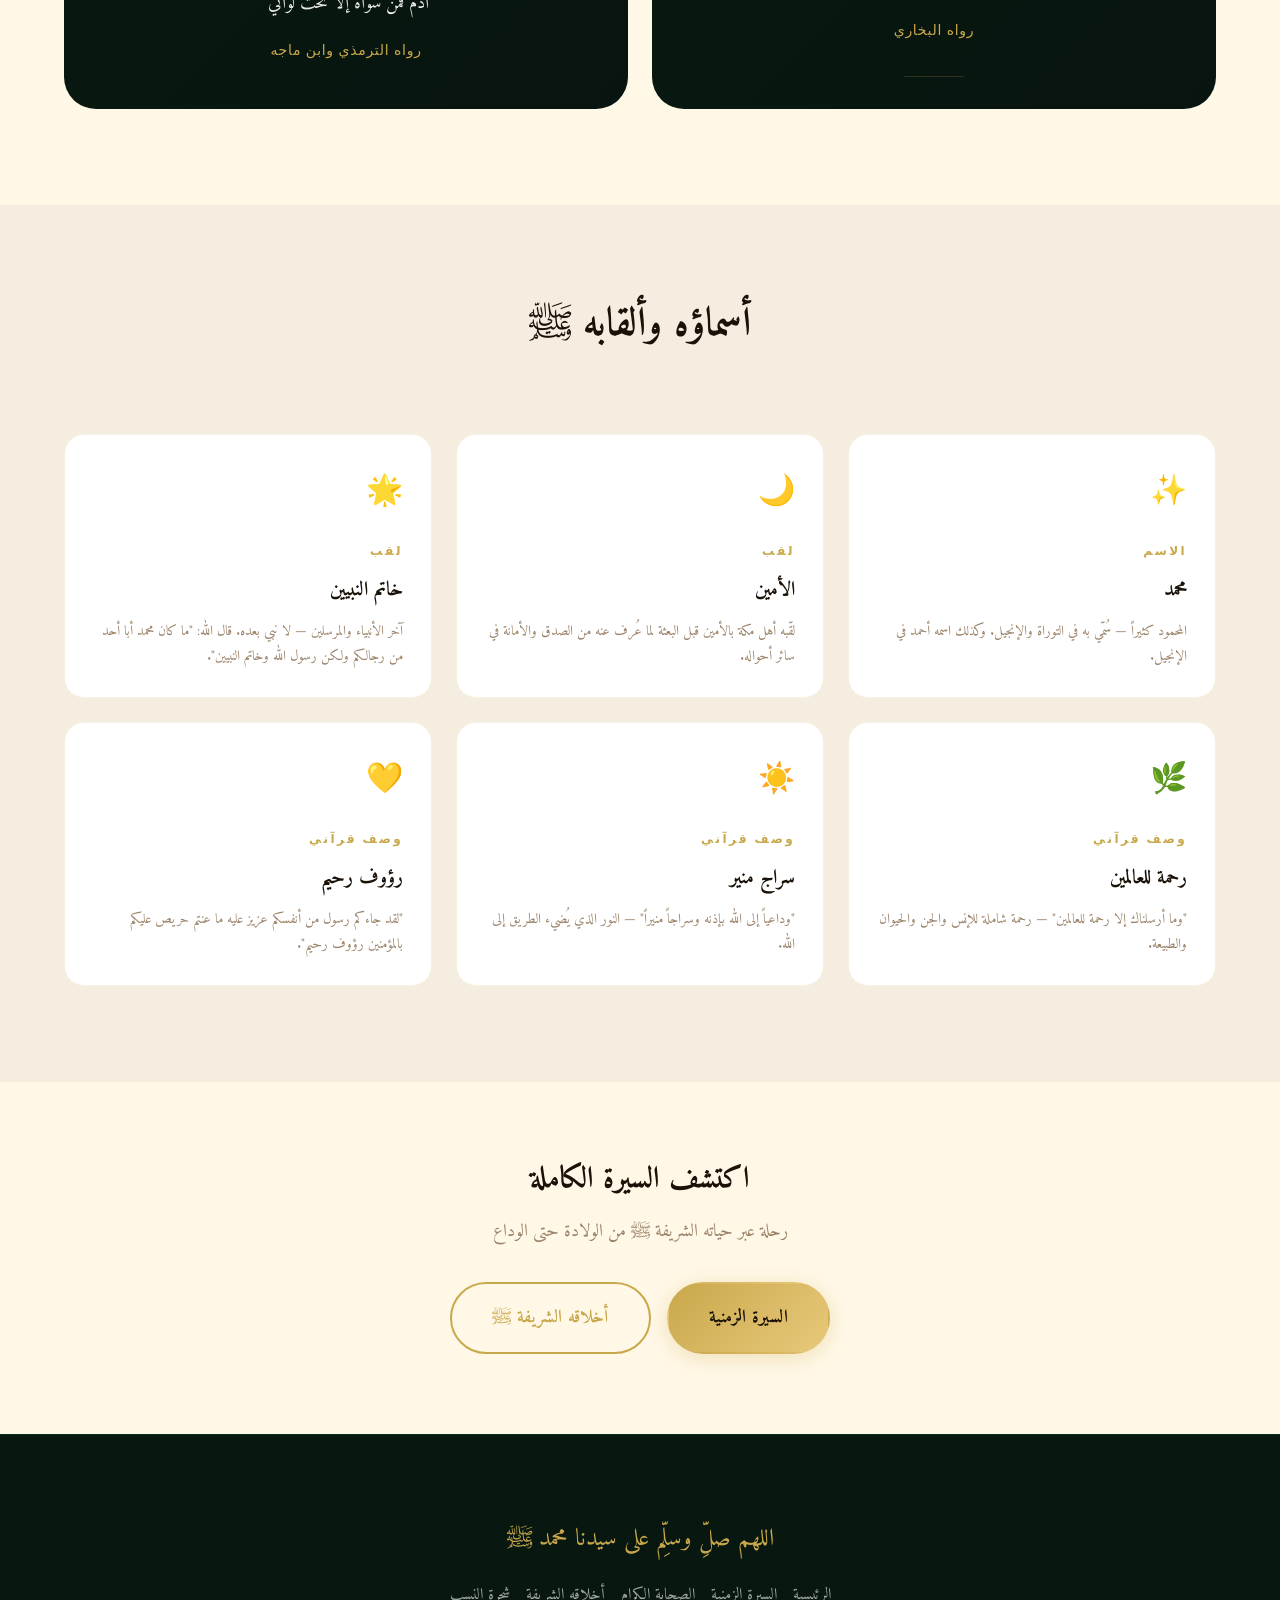
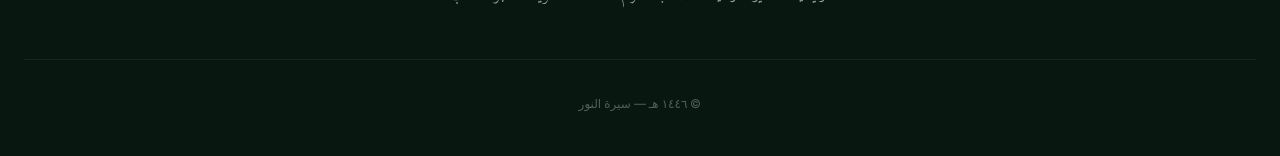
<file: about.html>
<!DOCTYPE html>
<html lang="ar" dir="rtl" data-theme="light">
<head>
  <meta charset="UTF-8"/>
  <meta name="viewport" content="width=device-width, initial-scale=1.0"/>
  <meta name="description" content="عن النبي محمد ﷺ — نسبه الشريف وصفاته ومكانته"/>
  <title>عن النبي ﷺ | سيرة النور</title>
  <link rel="preconnect" href="https://fonts.googleapis.com"/>
  <link rel="preconnect" href="https://fonts.gstatic.com" crossorigin/>
  <link rel="stylesheet" href="css/main.css"/>
  <style>
    .about-hero {
      min-height: 70vh;
      display: flex; align-items: center; justify-content: center;
      padding: 120px var(--space-6) var(--space-20);
      text-align: center;
      background: var(--bg-page);
      position: relative; overflow: hidden;
    }
    .about-hero-geo {
      position: absolute; inset: 0; opacity: 0.025; pointer-events: none;
    }

    /* Name display */
    .prophet-name-display {
      margin-bottom: var(--space-6);
    }
    .prophet-name-ar {
      font-family: var(--font-arabic);
      font-size: clamp(3rem, 8vw, 6rem);
      font-weight: 700; color: var(--text-primary);
      line-height: 1.1; display: block;
    }
    body.ltr .prophet-name-ar { font-family: var(--font-serif); }
    .prophet-salawat-lg {
      display: block;
      font-size: clamp(2rem, 5vw, 3.5rem);
      color: var(--color-gold);
      margin: var(--space-3) 0;
      animation: salawatPulse 4s ease-in-out infinite;
    }
    .prophet-salawat-text {
      font-family: var(--font-arabic);
      font-size: var(--text-base);
      color: var(--text-muted);
      letter-spacing: 0.03em;
    }

    /* Info grid */
    .info-grid {
      display: grid;
      grid-template-columns: repeat(3, 1fr);
      gap: var(--space-6);
    }
    @media (max-width: 900px) { .info-grid { grid-template-columns: 1fr; } }

    .info-card {
      background: var(--bg-surface);
      border: 1px solid var(--border-subtle);
      border-radius: var(--radius-xl);
      padding: var(--space-7);
      transition: transform var(--duration-slow) var(--ease-spring),
                  box-shadow var(--duration-base),
                  border-color var(--duration-base);
    }
    .info-card:hover {
      transform: translateY(-5px);
      box-shadow: var(--shadow-gold-sm);
      border-color: var(--border-gold);
    }
    .info-card-icon {
      font-size: var(--text-3xl);
      margin-bottom: var(--space-4);
      display: block;
    }
    .info-card-label {
      font-family: var(--font-ui); font-size: var(--text-xs);
      font-weight: 700; letter-spacing: var(--tracking-widest);
      text-transform: uppercase; color: var(--color-gold);
      margin-bottom: var(--space-2);
    }
    .info-card-value {
      font-family: var(--font-arabic); font-size: var(--text-xl);
      font-weight: 700; color: var(--text-primary);
      margin-bottom: var(--space-2);
    }
    body.ltr .info-card-value { font-family: var(--font-serif); }
    .info-card-desc {
      font-family: var(--font-arabic); font-size: var(--text-sm);
      color: var(--text-muted); line-height: var(--leading-relaxed);
    }
    body.ltr .info-card-desc { font-family: var(--font-ui); }

    /* Lineage section */
    .lineage-block {
      background: var(--bg-muted);
      border-radius: var(--radius-2xl);
      padding: var(--space-10);
      margin-bottom: var(--space-8);
    }
    .lineage-chain {
      font-family: var(--font-arabic);
      font-size: var(--text-lg);
      color: var(--text-primary);
      line-height: 2.2;
      direction: rtl;
      text-align: right;
    }
    body.ltr .lineage-chain {
      font-family: var(--font-ui);
      direction: ltr;
      text-align: left;
    }
    .lineage-sep {
      color: var(--color-gold);
      margin: 0 var(--space-2);
      font-size: 1.2em;
    }

    /* Description sections */
    .about-section-block {
      max-width: 800px;
      margin-inline: auto;
    }
    .about-para {
      font-family: var(--font-arabic);
      font-size: var(--text-lg);
      color: var(--text-secondary);
      line-height: var(--leading-arabic);
      margin-bottom: var(--space-6);
    }
    body.ltr .about-para { font-family: var(--font-ui); line-height: var(--leading-relaxed); }
    .about-para strong { color: var(--text-primary); }

    /* Physical description */
    .physical-grid {
      display: grid;
      grid-template-columns: repeat(2, 1fr);
      gap: var(--space-5);
    }
    @media (max-width: 600px) { .physical-grid { grid-template-columns: 1fr; } }

    .physical-item {
      display: flex; gap: var(--space-3); align-items: flex-start;
      padding: var(--space-4);
      background: var(--bg-surface);
      border: 1px solid var(--border-subtle);
      border-radius: var(--radius-lg);
      transition: border-color var(--duration-base);
    }
    .physical-item:hover { border-color: var(--border-gold); }
    .physical-icon { font-size: var(--text-xl); flex-shrink: 0; }
    .physical-label {
      font-family: var(--font-ui); font-size: var(--text-xs);
      font-weight: 700; color: var(--color-gold);
      letter-spacing: var(--tracking-wide);
      text-transform: uppercase; margin-bottom: var(--space-1);
    }
    .physical-value {
      font-family: var(--font-arabic); font-size: var(--text-base);
      color: var(--text-primary);
    }
    body.ltr .physical-value { font-family: var(--font-ui); }

    /* Hadith block */
    .hadith-block {
      background: linear-gradient(135deg, var(--era5-bg), #081410);
      border-radius: var(--radius-2xl);
      padding: var(--space-8) var(--space-10);
      text-align: center;
      position: relative; overflow: hidden;
      display: flex; flex-direction: column; justify-content: center;
    }
    .hadith-text {
      font-family: var(--font-arabic);
      font-size: clamp(0.95rem, 1.6vw, 1.15rem);
      color: rgba(255,255,255,0.9);
      line-height: var(--leading-relaxed);
      margin-bottom: var(--space-4);
    }
    body.ltr .hadith-text { font-family: var(--font-ui); }
    .hadith-source {
      font-family: var(--font-ui); font-size: var(--text-sm);
      color: var(--color-gold); letter-spacing: var(--tracking-wide);
    }

    /* Two-column hadith layout */
    .hadith-row {
      display: grid;
      grid-template-columns: 1fr 1fr;
      gap: var(--space-6);
      align-items: stretch;
    }

    /* ── Mobile responsive ─────────────────────────────── */
    @media (max-width: 768px) {
      /* Hero */
      .about-hero {
        min-height: 55vh;
        padding: 90px var(--space-4) var(--space-12);
      }

      /* Info grid: 3 → 2 cols on tablet */
      .info-grid {
        grid-template-columns: repeat(2, 1fr);
        gap: var(--space-4);
      }
      .info-card { padding: var(--space-5); }
      .info-card-icon { font-size: var(--text-2xl); margin-bottom: var(--space-3); }

      /* Lineage */
      .lineage-block { padding: var(--space-6); }
      .lineage-chain { font-size: var(--text-base); line-height: 2; }

      /* Physical */
      .physical-grid { gap: var(--space-3); }

      /* Hadith side-by-side → stack */
      .hadith-row { grid-template-columns: 1fr; }
      .hadith-block { padding: var(--space-7) var(--space-6); }
      .hadith-text { font-size: 1rem; }

      /* Names grid: 3 → 2 cols on tablet */
      .grid-3 { grid-template-columns: repeat(2, 1fr) !important; gap: var(--space-4); }
    }

    @media (max-width: 480px) {
      /* Info grid: 2 → 1 col on small phones */
      .info-grid { grid-template-columns: 1fr; }

      /* Physical: 2 → 1 */
      .physical-grid { grid-template-columns: 1fr; }

      /* Names: 2 → 1 on small phones */
      .grid-3 { grid-template-columns: 1fr !important; }

      /* CTA buttons stack */
      #about-cta-btn1, #about-cta-btn2 { width: 100%; text-align: center; }
    }
  </style>
</head>

<body data-page="about">
  <div id="reading-progress-track"><div id="reading-progress"></div></div>

  <!-- NAV -->
  <nav id="main-nav">
    <div class="nav-inner">
      <a href="index.html" class="nav-logo">
        <span class="nav-logo-primary">سيرة <span class="nav-logo-gold">النبي</span> ﷺ</span>
        <span class="nav-logo-sub">The Prophet Seerah</span>
      </a>
      <ul class="nav-links">
        <li><a href="index.html"       class="nav-link" data-i18n="nav.home">الرئيسية</a></li>
        <li><a href="timeline.html"    class="nav-link" data-i18n="nav.timeline">السيرة الزمنية</a></li>
        <li><a href="events.html"      class="nav-link" data-i18n="nav.events">الأحداث الكبرى</a></li>
        <li><a href="companions.html"  class="nav-link" data-i18n="nav.companions">الصحابة الكرام</a></li>
        <li><a href="about.html"       class="nav-link active" data-i18n="nav.about">عن النبي</a></li>
        <li><a href="character.html"   class="nav-link" data-i18n="nav.character">أخلاقه الشريفة</a></li>
        <li><a href="family-tree.html" class="nav-link" data-i18n="nav.family">شجرة النسب</a></li>
      </ul>
      <div class="nav-actions">
        <div class="lang-switcher">
          <button class="lang-btn" data-lang-btn="ar">ع</button>
          <button class="lang-btn" data-lang-btn="en">EN</button>
          <button class="lang-btn" data-lang-btn="fr">FR</button>
        </div>
        <button class="theme-toggle" data-theme-toggle aria-label="تبديل المظهر">
          <svg class="theme-icon-moon" width="18" height="18" viewBox="0 0 24 24" fill="none" stroke="currentColor" stroke-width="2"><path d="M21 12.79A9 9 0 1 1 11.21 3 7 7 0 0 0 21 12.79z"/></svg>
          <svg class="theme-icon-sun"  width="18" height="18" viewBox="0 0 24 24" fill="none" stroke="currentColor" stroke-width="2" style="display:none"><circle cx="12" cy="12" r="5"/><line x1="12" y1="1" x2="12" y2="3"/><line x1="12" y1="21" x2="12" y2="23"/></svg>
        </button>
        <button id="menu-toggle" aria-label="القائمة" aria-expanded="false">
          <svg width="20" height="20" viewBox="0 0 24 24" fill="none" stroke="currentColor" stroke-width="2"><line x1="3" y1="6" x2="21" y2="6"/><line x1="3" y1="12" x2="21" y2="12"/><line x1="3" y1="18" x2="21" y2="18"/></svg>
        </button>
      </div>
    </div>
  </nav>
  <div id="mobile-menu">
    <button style="position:absolute;top:20px;inset-inline-end:20px;background:none;border:none;font-size:1.5rem;color:var(--text-primary);cursor:pointer;" onclick="MobileMenu.close()">✕</button>
    <nav><ul style="display:flex;flex-direction:column;gap:16px;text-align:center;list-style:none;">
      <li><a href="index.html"       class="mobile-nav-link" data-i18n="nav.home">الرئيسية</a></li>
      <li><a href="timeline.html"    class="mobile-nav-link" data-i18n="nav.timeline">السيرة الزمنية</a></li>
      <li><a href="events.html"      class="mobile-nav-link" data-i18n="nav.events">الأحداث الكبرى</a></li>
      <li><a href="companions.html"  class="mobile-nav-link" data-i18n="nav.companions">الصحابة الكرام</a></li>
      <li><a href="about.html"       class="mobile-nav-link" data-i18n="nav.about">عن النبي</a></li>
      <li><a href="character.html"   class="mobile-nav-link" data-i18n="nav.character">أخلاقه الشريفة</a></li>
      <li><a href="family-tree.html" class="mobile-nav-link" data-i18n="nav.family">شجرة النسب</a></li>
    </ul></nav>
    <div class="lang-switcher" style="margin-top:32px;">
      <button class="lang-btn" data-lang-btn="ar">ع</button>
      <button class="lang-btn" data-lang-btn="en">EN</button>
      <button class="lang-btn" data-lang-btn="fr">FR</button>
    </div>
  </div>

  <!-- HERO -->
  <header class="about-hero">
    <div class="about-hero-geo" aria-hidden="true">
      <svg width="100%" height="100%"><defs><pattern id="ab-geo" x="0" y="0" width="80" height="80" patternUnits="userSpaceOnUse"><polygon points="40,5 44,20 58,12 50,25 65,28 50,31 58,44 44,36 40,51 36,36 22,44 30,31 15,28 30,25 22,12 36,20" fill="none" stroke="#C9A84C" stroke-width="0.5"/></pattern></defs><rect width="100%" height="100%" fill="url(#ab-geo)"/></svg>
    </div>
    <div style="position:relative;z-index:1;max-width:800px;margin:0 auto;">
      <p class="section-eyebrow reveal" id="about-hero-eyebrow" style="color:var(--color-gold);">سيد الخلق</p>
      <div class="prophet-name-display reveal">
        <span class="prophet-name-ar">النبي محمد</span>
        <span class="prophet-salawat-lg">ﷺ</span>
        <span class="prophet-salawat-text" id="about-salawat-text">صلى الله عليه وسلم</span>
      </div>
      <p id="about-hero-subtitle" style="font-family:var(--font-arabic);font-size:var(--text-xl);color:rgba(255,255,255,0.6);max-width:560px;margin:0 auto;" class="reveal">
        أشرف الخلق وأكرم الرسل — رحمة الله للعالمين
      </p>
    </div>
  </header>

  <!-- BASIC INFO GRID -->
  <section class="section" style="background:var(--bg-muted);">
    <div class="container-lg">
      <header class="section-header reveal">
        <span class="section-eyebrow" id="about-info-eyebrow">المعلومات الأساسية</span>
        <h2 class="section-title" id="about-info-title">من هو النبي ﷺ</h2>
        <div class="section-divider line-expand"></div>
      </header>
      <div class="info-grid reveal-stagger" id="about-info-grid"></div>
    </div>
  </section>

  <!-- LINEAGE -->
  <section class="section">
    <div class="container">
      <header class="section-header reveal">
        <span class="section-eyebrow" id="about-lineage-eyebrow">النسب الشريف</span>
        <h2 class="section-title" id="about-lineage-title">سلسلة النسب</h2>
        <div class="section-divider line-expand"></div>
      </header>
      <div class="lineage-block reveal">
        <p id="about-paternal-label" style="font-family:var(--font-ui);font-size:var(--text-xs);font-weight:700;letter-spacing:var(--tracking-widest);color:var(--color-gold);text-transform:uppercase;margin-bottom:var(--space-5);">
          النسب من جهة الأب
        </p>
        <p class="lineage-chain" id="about-paternal-chain"></p>
        <div style="height:1px;background:var(--border-subtle);margin:var(--space-6) 0;"></div>
        <p id="about-maternal-label" style="font-family:var(--font-ui);font-size:var(--text-xs);font-weight:700;letter-spacing:var(--tracking-widest);color:var(--color-gold);text-transform:uppercase;margin-bottom:var(--space-4);">
          النسب من جهة الأم
        </p>
        <p class="lineage-chain" id="about-maternal-chain"></p>
      </div>
    </div>
  </section>

  <!-- PHYSICAL DESCRIPTION -->
  <section class="section" style="background:var(--bg-muted);">
    <div class="container">
      <header class="section-header reveal">
        <span class="section-eyebrow" id="about-physical-eyebrow">الصفات الخَلْقية</span>
        <h2 class="section-title" id="about-physical-title">وصف النبي ﷺ</h2>
        <div class="section-divider line-expand"></div>
        <p class="section-subtitle" id="about-physical-subtitle">كما وصفه الصحابة الكرام رضي الله عنهم</p>
      </header>
      <div class="physical-grid reveal-stagger" id="about-physical-grid"></div>
    </div>
  </section>

  <!-- HADITH ABOUT HIM -->
  <section class="section">
    <div class="container">
      <div class="hadith-row" id="about-hadith-row"></div>
    </div>
  </section>

  <!-- NAMES & TITLES -->
  <section class="section" style="background:var(--bg-muted);">
    <div class="container">
      <header class="section-header reveal">
        <span class="section-eyebrow" id="about-names-eyebrow">الأسماء والألقاب</span>
        <h2 class="section-title" id="about-names-title">أسماؤه وألقابه ﷺ</h2>
        <div class="section-divider line-expand"></div>
      </header>
      <div class="grid-3 reveal-stagger" id="about-names-grid"></div>
    </div>
  </section>

  <!-- CTA -->
  <section style="padding:var(--space-20) var(--space-6);text-align:center;">
    <div class="container-sm reveal">
      <h2 id="about-cta-title" style="font-family:var(--font-arabic);font-size:var(--text-3xl);font-weight:700;color:var(--text-primary);margin-bottom:var(--space-4);">
        اكتشف السيرة الكاملة
      </h2>
      <p id="about-cta-subtitle" style="font-family:var(--font-arabic);font-size:var(--text-lg);color:var(--text-muted);margin-bottom:var(--space-8);">
        رحلة عبر حياته الشريفة ﷺ من الولادة حتى الوداع
      </p>
      <div style="display:flex;gap:var(--space-4);justify-content:center;flex-wrap:wrap;">
        <a href="timeline.html" class="btn btn-primary btn-lg" id="about-cta-btn1">السيرة الزمنية</a>
        <a href="character.html" class="btn btn-outline-gold btn-lg" id="about-cta-btn2">أخلاقه الشريفة ﷺ</a>
      </div>
    </div>
  </section>

  <!-- Footer -->
  <footer class="footer">
    <div class="container-lg">
      <div style="text-align:center;padding-bottom:var(--space-12);">
        <span style="font-family:var(--font-arabic);font-size:var(--text-2xl);color:var(--color-gold);display:block;margin-bottom:var(--space-4);" class="animate-salawat">اللهم صلِّ وسلِّم على سيدنا محمد ﷺ</span>
        <div style="display:flex;justify-content:center;gap:var(--space-4);flex-wrap:wrap;">
          <a href="index.html"      class="footer-link">الرئيسية</a>
          <a href="timeline.html"   class="footer-link">السيرة الزمنية</a>
          <a href="companions.html" class="footer-link">الصحابة</a>
          <a href="character.html"  class="footer-link">أخلاقه الشريفة</a>
          <a href="family-tree.html" class="footer-link">شجرة النسب</a>
        </div>
      </div>
      <div class="footer-bottom" style="justify-content:center;">
        <p class="footer-copyright">© ١٤٤٦ هـ — سيرة النور</p>
      </div>
    </div>
  </footer>

  <button id="scroll-top" aria-label="العودة لأعلى">↑</button>
  <div id="toast-container" class="toast-container" aria-live="polite"></div>
  <script src="js/translations.js"></script>
  <script src="js/theme.js"></script>
  <script src="js/main.js"></script>

  <script>
    (function () {
      function _getAbout(lang) {
        var t = TRANSLATIONS[lang] && TRANSLATIONS[lang].about
          ? TRANSLATIONS[lang].about
          : TRANSLATIONS.ar.about;
        return t;
      }

      function _renderInfoCard(c) {
        return '<div class="info-card">' +
          '<span class="info-card-icon">' + c.icon + '</span>' +
          '<p class="info-card-label">' + c.label + '</p>' +
          '<p class="info-card-value">' + c.value + '</p>' +
          '<p class="info-card-desc">' + c.desc + '</p>' +
          '</div>';
      }

      function _renderPhysicalItem(item) {
        return '<div class="physical-item">' +
          '<span class="physical-icon">' + item.icon + '</span>' +
          '<div>' +
            '<p class="physical-label">' + item.label + '</p>' +
            '<p class="physical-value">' + item.value + '</p>' +
          '</div>' +
          '</div>';
      }

      function _renderHadith(h, first) {
        var extra = first ? '<div style="width:60px;height:1px;background:var(--color-gold);opacity:0.4;margin:0 auto var(--space-6);"></div>' : '';
        var close = first ? '<div style="height:1px;background:var(--color-gold);opacity:0.2;margin:var(--space-8) auto 0;width:60px;"></div>' : '';
        return '<div class="hadith-block reveal">' +
          extra +
          '<p class="hadith-text">' + h.text + '</p>' +
          '<p class="hadith-source">' + h.source + '</p>' +
          close +
          '</div>';
      }

      function _renderNameCard(c) {
        return '<div class="info-card">' +
          '<span class="info-card-icon">' + c.icon + '</span>' +
          '<p class="info-card-label">' + c.label + '</p>' +
          '<p class="info-card-value">' + c.value + '</p>' +
          '<p class="info-card-desc">' + c.desc + '</p>' +
          '</div>';
      }

      function _setText(id, text) {
        var el = document.getElementById(id);
        if (el) el.textContent = text;
      }

      function renderAbout(lang) {
        var a = _getAbout(lang);

        // Hero
        _setText('about-hero-eyebrow', a.hero.eyebrow);
        _setText('about-salawat-text', a.hero.salawatText);
        _setText('about-hero-subtitle', a.hero.subtitle);

        // Info section
        _setText('about-info-eyebrow', a.info.eyebrow);
        _setText('about-info-title', a.info.title);
        var infoGrid = document.getElementById('about-info-grid');
        if (infoGrid) infoGrid.innerHTML = a.info.cards.map(_renderInfoCard).join('');

        // Lineage
        _setText('about-lineage-eyebrow', a.lineage.eyebrow);
        _setText('about-lineage-title', a.lineage.title);
        _setText('about-paternal-label', a.lineage.paternalLabel);
        _setText('about-maternal-label', a.lineage.maternalLabel);

        var pChain = document.getElementById('about-paternal-chain');
        if (pChain) pChain.textContent = a.lineage.paternalChain;
        var mChain = document.getElementById('about-maternal-chain');
        if (mChain) mChain.textContent = a.lineage.maternalText;

        // Physical
        _setText('about-physical-eyebrow', a.physical.eyebrow);
        _setText('about-physical-title', a.physical.title);
        _setText('about-physical-subtitle', a.physical.subtitle);
        var physGrid = document.getElementById('about-physical-grid');
        if (physGrid) physGrid.innerHTML = a.physical.items.map(_renderPhysicalItem).join('');

        // Hadith (side by side)
        var hadithRow = document.getElementById('about-hadith-row');
        if (hadithRow) hadithRow.innerHTML = a.hadith.map(function(h, i) { return _renderHadith(h, i === 0); }).join('');

        // Names
        _setText('about-names-eyebrow', a.names.eyebrow);
        _setText('about-names-title', a.names.title);
        var namesGrid = document.getElementById('about-names-grid');
        if (namesGrid) namesGrid.innerHTML = a.names.cards.map(_renderNameCard).join('');

        // CTA
        _setText('about-cta-title', a.cta.title);
        _setText('about-cta-subtitle', a.cta.subtitle);
        _setText('about-cta-btn1', a.cta.btn1);
        _setText('about-cta-btn2', a.cta.btn2);

        if (typeof ScrollReveal !== 'undefined') ScrollReveal.init();
      }

      document.addEventListener('DOMContentLoaded', function () {
        var lang = (typeof LangManager !== 'undefined') ? LangManager.current : 'ar';
        renderAbout(lang);
      });

      document.addEventListener('langChange', function (e) {
        renderAbout(e.detail.lang);
      });
    })();
  </script>
</body>
</html>
</file>
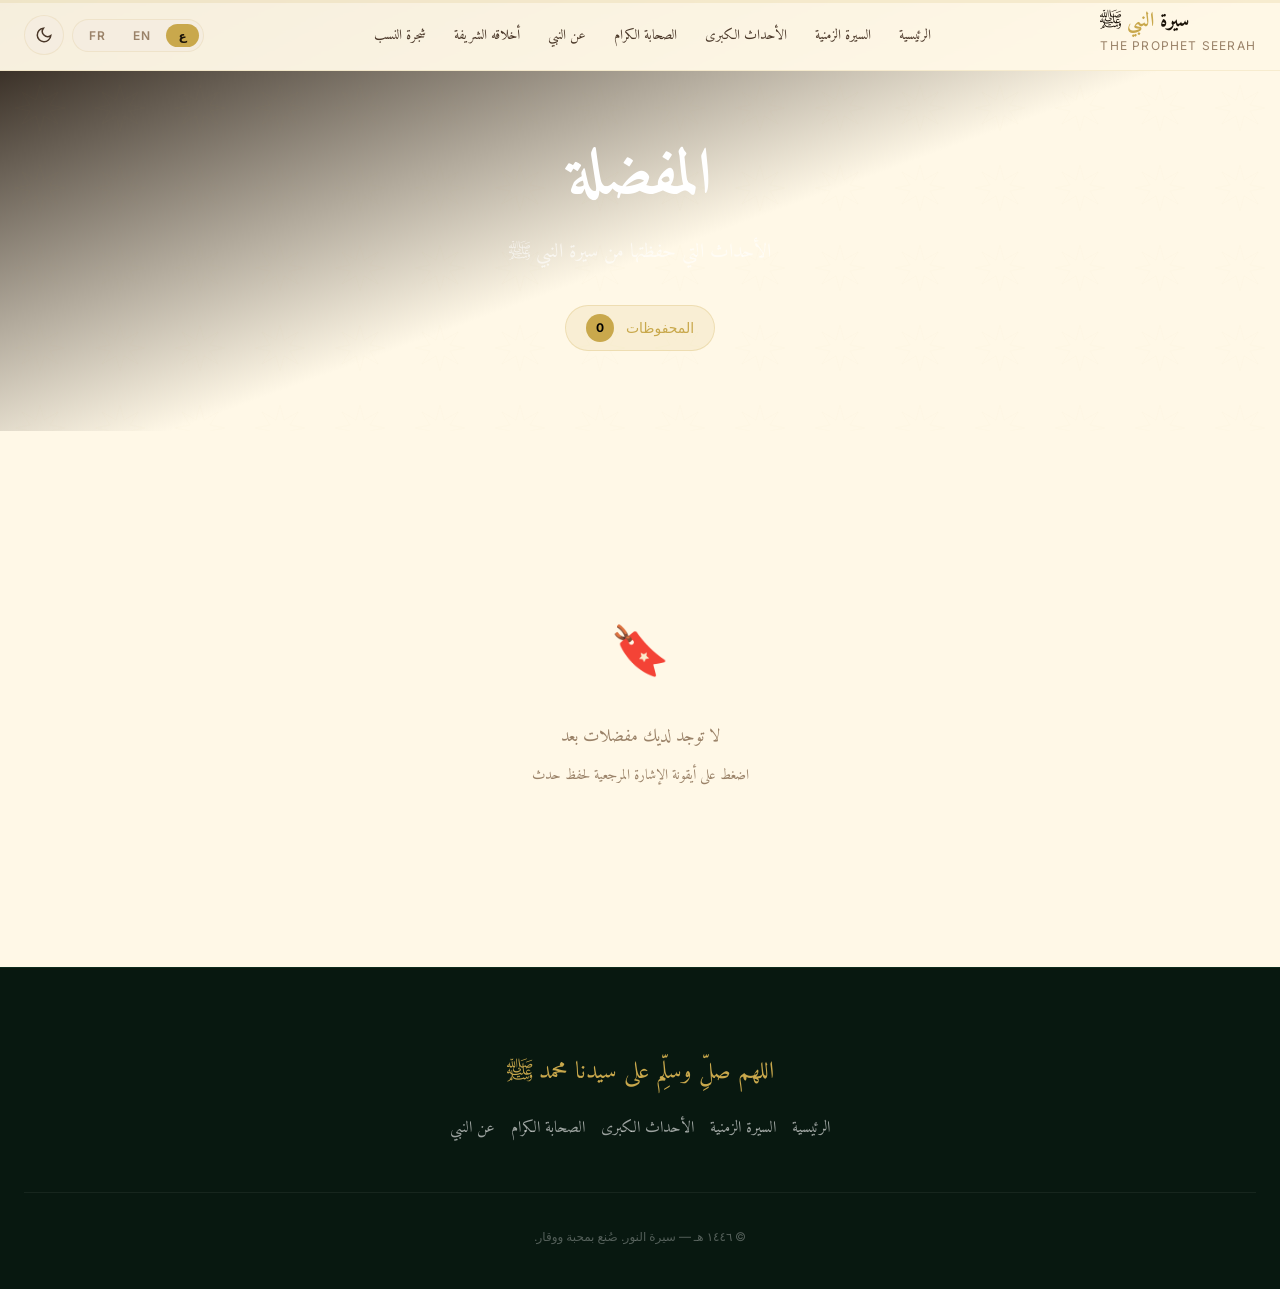
<file: bookmarks.html>
<!DOCTYPE html>
<html lang="ar" dir="rtl" data-theme="light">
<head>
  <meta charset="UTF-8"/>
  <meta name="viewport" content="width=device-width, initial-scale=1.0"/>
  <meta name="description" content="مفضلتك — الأحداث المحفوظة من سيرة النبي محمد ﷺ"/>
  <title>المفضلة | سيرة النور</title>
  <link rel="preconnect" href="https://fonts.googleapis.com"/>
  <link rel="preconnect" href="https://fonts.gstatic.com" crossorigin/>
  <link rel="stylesheet" href="css/main.css"/>
  <style>
    .bk-hero {
      padding: 140px var(--space-6) var(--space-20);
      text-align: center;
      background: linear-gradient(160deg, #1A1008 0%, var(--bg-page) 60%);
      position: relative;
      overflow: hidden;
    }

    [data-theme="light"] .bk-hero {
      background: linear-gradient(160deg, #1A1008 0%, var(--bg-page) 55%);
    }

    .bk-hero-geo {
      position: absolute; inset: 0; opacity: 0.04; pointer-events: none;
    }

    .bk-hero-title {
      font-family: var(--font-arabic);
      font-size: var(--text-6xl);
      font-weight: 700;
      color: #fff;
      margin-bottom: var(--space-4);
    }

    body.ltr .bk-hero-title { font-family: var(--font-serif); }

    .bk-hero-sub {
      font-family: var(--font-arabic);
      font-size: var(--text-xl);
      color: rgba(255,255,255,0.6);
      margin-bottom: var(--space-8);
    }

    body.ltr .bk-hero-sub { font-family: var(--font-serif); }

    .bk-stats-bar {
      display: inline-flex;
      align-items: center;
      gap: var(--space-3);
      background: rgba(201,168,76,0.12);
      border: 1px solid rgba(201,168,76,0.25);
      border-radius: var(--radius-full);
      padding: var(--space-2) var(--space-5);
      font-family: var(--font-ui);
      font-size: var(--text-sm);
      color: var(--color-gold);
    }

    .bk-count-badge {
      background: var(--color-gold);
      color: #000;
      border-radius: var(--radius-full);
      padding: 2px 10px;
      font-weight: 700;
      font-size: var(--text-xs);
    }

    /* Toolbar */
    .bk-toolbar {
      background: var(--bg-surface);
      border-bottom: 1px solid var(--border-subtle);
      padding: var(--space-4) var(--space-6);
      position: sticky;
      top: 68px;
      z-index: 80;
      backdrop-filter: blur(16px);
      -webkit-backdrop-filter: blur(16px);
    }

    .bk-toolbar-inner {
      max-width: 1200px;
      margin-inline: auto;
      display: flex;
      align-items: center;
      justify-content: space-between;
      gap: var(--space-4);
      flex-wrap: wrap;
    }

    .bk-toolbar-left {
      display: flex;
      align-items: center;
      gap: var(--space-3);
    }

    .bk-toolbar-label {
      font-family: var(--font-ui);
      font-size: var(--text-sm);
      color: var(--text-muted);
    }

    .bk-clear-btn {
      display: flex;
      align-items: center;
      gap: var(--space-2);
      padding: var(--space-2) var(--space-4);
      border-radius: var(--radius-lg);
      border: 1px solid var(--border-default);
      background: transparent;
      color: var(--text-secondary);
      font-family: var(--font-ui);
      font-size: var(--text-sm);
      cursor: pointer;
      transition: all var(--duration-base);
    }

    .bk-clear-btn:hover {
      border-color: rgba(220, 60, 60, 0.4);
      color: #dc3c3c;
      background: rgba(220, 60, 60, 0.06);
    }

    /* Empty state */
    .bk-empty {
      text-align: center;
      padding: 100px var(--space-6) 80px;
    }

    .bk-empty-icon {
      font-size: 4rem;
      margin-bottom: var(--space-6);
      display: block;
      opacity: 0.5;
    }

    .bk-empty-title {
      font-family: var(--font-arabic);
      font-size: var(--text-2xl);
      color: var(--text-primary);
      margin-bottom: var(--space-3);
    }

    body.ltr .bk-empty-title { font-family: var(--font-serif); }

    .bk-empty-hint {
      font-family: var(--font-arabic);
      font-size: var(--text-base);
      color: var(--text-muted);
      margin-bottom: var(--space-8);
      max-width: 400px;
      margin-inline: auto;
    }

    body.ltr .bk-empty-hint { font-family: var(--font-sans); }

    /* Modal (reused from events) */
    #event-modal {
      position: fixed; inset: 0; z-index: var(--z-modal);
      background: var(--overlay-bg); backdrop-filter: blur(8px);
      display: flex; align-items: center; justify-content: center;
      opacity: 0; pointer-events: none;
      transition: opacity var(--duration-slow) var(--ease-out-expo);
    }
    #event-modal.is-open { opacity: 1; pointer-events: all; }
    .modal-box {
      background: var(--bg-surface); border-radius: var(--radius-2xl);
      border: 1px solid var(--border-default);
      max-width: 720px; width: calc(100% - 2rem);
      max-height: 90vh; overflow-y: auto;
      padding: var(--space-10); position: relative;
      box-shadow: var(--shadow-2xl);
      transform: translateY(30px) scale(0.97);
      transition: transform var(--duration-slow) var(--ease-out-expo);
    }
    #event-modal.is-open .modal-box { transform: translateY(0) scale(1); }
    .modal-close {
      position: absolute; top: var(--space-5); inset-inline-end: var(--space-5);
      width: 36px; height: 36px; border-radius: var(--radius-full);
      background: var(--bg-muted); color: var(--text-secondary);
      display: flex; align-items: center; justify-content: center;
      font-size: 1.2rem; cursor: pointer; border: none;
    }
    .modal-close:hover { background: rgba(201,168,76,0.15); color: var(--color-gold); }
  </style>
</head>

<body data-page="bookmarks">
  <div id="reading-progress-track"><div id="reading-progress"></div></div>

  <!-- NAV -->
  <nav id="main-nav">
    <div class="nav-inner">
      <a href="index.html" class="nav-logo">
        <span class="nav-logo-primary">سيرة <span class="nav-logo-gold">النبي</span> ﷺ</span>
        <span class="nav-logo-sub">The Prophet Seerah</span>
      </a>
      <ul class="nav-links">
        <li><a href="index.html"       class="nav-link" data-i18n="nav.home">الرئيسية</a></li>
        <li><a href="timeline.html"    class="nav-link" data-i18n="nav.timeline">السيرة الزمنية</a></li>
        <li><a href="events.html"      class="nav-link" data-i18n="nav.events">الأحداث الكبرى</a></li>
        <li><a href="companions.html"  class="nav-link" data-i18n="nav.companions">الصحابة الكرام</a></li>
        <li><a href="about.html"       class="nav-link" data-i18n="nav.about">عن النبي</a></li>
        <li><a href="character.html"   class="nav-link" data-i18n="nav.character">أخلاقه الشريفة</a></li>
        <li><a href="family-tree.html" class="nav-link" data-i18n="nav.family">شجرة النسب</a></li>
      </ul>
      <div class="nav-actions">
        <div class="lang-switcher">
          <button class="lang-btn" data-lang-btn="ar">ع</button>
          <button class="lang-btn" data-lang-btn="en">EN</button>
          <button class="lang-btn" data-lang-btn="fr">FR</button>
        </div>
        <button class="theme-toggle" data-theme-toggle aria-label="تبديل المظهر">
          <svg class="theme-icon-moon" width="18" height="18" viewBox="0 0 24 24" fill="none" stroke="currentColor" stroke-width="2"><path d="M21 12.79A9 9 0 1 1 11.21 3 7 7 0 0 0 21 12.79z"/></svg>
          <svg class="theme-icon-sun"  width="18" height="18" viewBox="0 0 24 24" fill="none" stroke="currentColor" stroke-width="2" style="display:none"><circle cx="12" cy="12" r="5"/><line x1="12" y1="1" x2="12" y2="3"/><line x1="12" y1="21" x2="12" y2="23"/></svg>
        </button>
        <button id="menu-toggle" aria-label="القائمة" aria-expanded="false">
          <svg width="20" height="20" viewBox="0 0 24 24" fill="none" stroke="currentColor" stroke-width="2"><line x1="3" y1="6" x2="21" y2="6"/><line x1="3" y1="12" x2="21" y2="12"/><line x1="3" y1="18" x2="21" y2="18"/></svg>
        </button>
      </div>
    </div>
  </nav>

  <!-- Mobile menu -->
  <div id="mobile-menu">
    <button style="position:absolute;top:20px;inset-inline-end:20px;background:none;border:none;font-size:1.5rem;color:var(--text-primary);cursor:pointer;" onclick="MobileMenu.close()">✕</button>
    <nav><ul style="display:flex;flex-direction:column;gap:16px;text-align:center;list-style:none;">
      <li><a href="index.html"       class="mobile-nav-link" data-i18n="nav.home">الرئيسية</a></li>
      <li><a href="timeline.html"    class="mobile-nav-link" data-i18n="nav.timeline">السيرة الزمنية</a></li>
      <li><a href="events.html"      class="mobile-nav-link" data-i18n="nav.events">الأحداث الكبرى</a></li>
      <li><a href="companions.html"  class="mobile-nav-link" data-i18n="nav.companions">الصحابة الكرام</a></li>
      <li><a href="about.html"       class="mobile-nav-link" data-i18n="nav.about">عن النبي</a></li>
      <li><a href="character.html"   class="mobile-nav-link" data-i18n="nav.character">أخلاقه الشريفة</a></li>
      <li><a href="family-tree.html" class="mobile-nav-link" data-i18n="nav.family">شجرة النسب</a></li>
    </ul></nav>
    <div class="lang-switcher" style="margin-top:32px;">
      <button class="lang-btn" data-lang-btn="ar">ع</button>
      <button class="lang-btn" data-lang-btn="en">EN</button>
      <button class="lang-btn" data-lang-btn="fr">FR</button>
    </div>
  </div>

  <!-- HERO -->
  <header class="bk-hero">
    <div class="bk-hero-geo" aria-hidden="true">
      <svg width="100%" height="100%">
        <defs>
          <pattern id="bk-geo" x="0" y="0" width="80" height="80" patternUnits="userSpaceOnUse">
            <polygon points="40,5 44,20 58,12 50,25 65,28 50,31 58,44 44,36 40,51 36,36 22,44 30,31 15,28 30,25 22,12 36,20"
              fill="none" stroke="#C9A84C" stroke-width="0.5"/>
          </pattern>
        </defs>
        <rect width="100%" height="100%" fill="url(#bk-geo)"/>
      </svg>
    </div>
    <div style="position:relative;z-index:1;">
      <p class="section-eyebrow reveal" style="color:var(--color-gold);">
        <svg width="16" height="16" viewBox="0 0 24 24" fill="currentColor" stroke="none" style="display:inline;vertical-align:middle;margin-inline-end:6px;"><path d="M19 21l-7-5-7 5V5a2 2 0 0 1 2-2h10a2 2 0 0 1 2 2z"/></svg>
        مجموعتك الشخصية
      </p>
      <h1 class="bk-hero-title reveal" data-i18n="nav.bookmarks">المفضلة</h1>
      <p class="bk-hero-sub reveal">الأحداث التي حفظتها من سيرة النبي ﷺ</p>
      <div class="bk-stats-bar reveal" id="bk-stats-bar">
        <span>المحفوظات</span>
        <span class="bk-count-badge" id="bk-count">0</span>
      </div>
    </div>
  </header>

  <!-- TOOLBAR -->
  <div class="bk-toolbar" id="bk-toolbar" style="display:none;">
    <div class="bk-toolbar-inner">
      <div class="bk-toolbar-left">
        <span class="bk-toolbar-label" id="bk-toolbar-label">عرض المفضلات المحفوظة</span>
      </div>
      <button class="bk-clear-btn" id="bk-clear-btn" aria-label="مسح جميع المفضلات">
        <svg width="14" height="14" viewBox="0 0 24 24" fill="none" stroke="currentColor" stroke-width="2"><polyline points="3 6 5 6 21 6"/><path d="M19 6l-1 14a2 2 0 0 1-2 2H8a2 2 0 0 1-2-2L5 6"/><path d="M10 11v6"/><path d="M14 11v6"/><path d="M9 6V4a1 1 0 0 1 1-1h4a1 1 0 0 1 1 1v2"/></svg>
        مسح الكل
      </button>
    </div>
  </div>

  <!-- BOOKMARKS GRID -->
  <main class="section">
    <div class="container-lg">
      <div id="bookmarks-container">
        <!-- Rendered by JS -->
      </div>
    </div>
  </main>

  <!-- EVENT MODAL -->
  <div id="event-modal" role="dialog" aria-modal="true" aria-labelledby="modal-title">
    <div class="modal-box">
      <button class="modal-close" aria-label="إغلاق">✕</button>
      <p id="modal-year" class="event-year" style="margin-bottom:8px;"></p>
      <h2 id="modal-title" class="event-title" style="font-size:var(--text-3xl);margin-bottom:8px;"></h2>
      <p id="modal-subtitle" class="event-subtitle"></p>
      <div style="height:1px;background:var(--border-subtle);margin:20px 0;"></div>
      <p id="modal-body" style="font-family:var(--font-arabic);font-size:var(--text-lg);line-height:var(--leading-arabic);color:var(--text-secondary);margin-bottom:24px;"></p>
      <blockquote id="modal-quote" class="event-quote" style="margin-bottom:24px;">
        <span id="modal-quote-text" class="event-quote-text"></span>
        <cite id="modal-quote-source" class="event-quote-source"></cite>
      </blockquote>
      <div id="modal-tags" style="display:flex;flex-wrap:wrap;gap:8px;margin-bottom:24px;"></div>
      <div style="display:flex;gap:12px;flex-wrap:wrap;align-items:center;">
        <button id="modal-bookmark" class="bookmark-btn" aria-pressed="false">
          <svg width="16" height="16" viewBox="0 0 24 24" fill="none" stroke="currentColor" stroke-width="2"><path d="M19 21l-7-5-7 5V5a2 2 0 0 1 2-2h10a2 2 0 0 1 2 2z"/></svg>
        </button>
        <button data-copy-link class="btn btn-ghost btn-sm">نسخ الرابط</button>
        <button onclick="Modal.close()" class="btn btn-outline-gold btn-sm" style="margin-inline-start:auto;">إغلاق</button>
      </div>
    </div>
  </div>

  <button id="scroll-top" aria-label="العودة لأعلى">↑</button>
  <div id="toast-container" class="toast-container" aria-live="polite"></div>

  <!-- Footer -->
  <footer class="footer">
    <div class="container-lg">
      <div style="text-align:center;padding-bottom:var(--space-12);">
        <span style="font-family:var(--font-arabic);font-size:var(--text-2xl);color:var(--color-gold);display:block;margin-bottom:var(--space-4);" class="animate-salawat">
          اللهم صلِّ وسلِّم على سيدنا محمد ﷺ
        </span>
        <div style="display:flex;justify-content:center;gap:var(--space-4);flex-wrap:wrap;">
          <a href="index.html"      class="footer-link">الرئيسية</a>
          <a href="timeline.html"   class="footer-link">السيرة الزمنية</a>
          <a href="events.html"     class="footer-link">الأحداث الكبرى</a>
          <a href="companions.html" class="footer-link">الصحابة</a>
          <a href="about.html"      class="footer-link">عن النبي</a>
        </div>
      </div>
      <div class="footer-bottom" style="justify-content:center;">
        <p class="footer-copyright" data-i18n="footer.copyright">© ١٤٤٦ هـ — سيرة النور. صُنع بمحبة ووقار.</p>
      </div>
    </div>
  </footer>

  <script src="js/translations.js"></script>
  <script src="js/theme.js"></script>
  <script src="js/main.js"></script>
  <script>
    document.addEventListener('DOMContentLoaded', () => {
      const lang = LangManager.current;

      function updateCountBadge() {
        const count = BookmarkManager.getAll().length;
        const badge = document.getElementById('bk-count');
        if (badge) badge.textContent = count;
        const toolbar = document.getElementById('bk-toolbar');
        if (toolbar) toolbar.style.display = count > 0 ? 'block' : 'none';
        const label = document.getElementById('bk-toolbar-label');
        const t = TRANSLATIONS[LangManager.current];
        if (label) {
          label.textContent = count > 0
            ? `عرض ${count} ${count === 1 ? 'حدث محفوظ' : 'أحداث محفوظة'}`
            : '';
        }
      }

      // Initial render
      BookmarksPage.render('bookmarks-container', lang);
      updateCountBadge();

      // Re-render on bookmark change
      document.addEventListener('bookmarksChanged', () => {
        const currentLang = LangManager.current;
        BookmarksPage.render('bookmarks-container', currentLang);
        updateCountBadge();
      });

      // Re-render on lang change
      document.addEventListener('langChange', ({ detail: { lang: l } }) => {
        BookmarksPage.render('bookmarks-container', l);
        updateCountBadge();
      });

      // Clear all button
      document.getElementById('bk-clear-btn')?.addEventListener('click', () => {
        const t = TRANSLATIONS[LangManager.current];
        const confirmed = window.confirm(
          t?.bookmarks?.confirmClear || 'هل تريد مسح جميع المفضلات؟'
        );
        if (!confirmed) return;
        localStorage.removeItem('seerah-bookmarks');
        document.dispatchEvent(new CustomEvent('bookmarksChanged', { detail: { bookmarks: [] } }));
        BookmarksPage.render('bookmarks-container', LangManager.current);
        updateCountBadge();
        Toast.show(t?.bookmarks?.cleared || 'تم مسح المفضلات', '🗑️');
      });
    });
  </script>
</body>
</html>
</file>
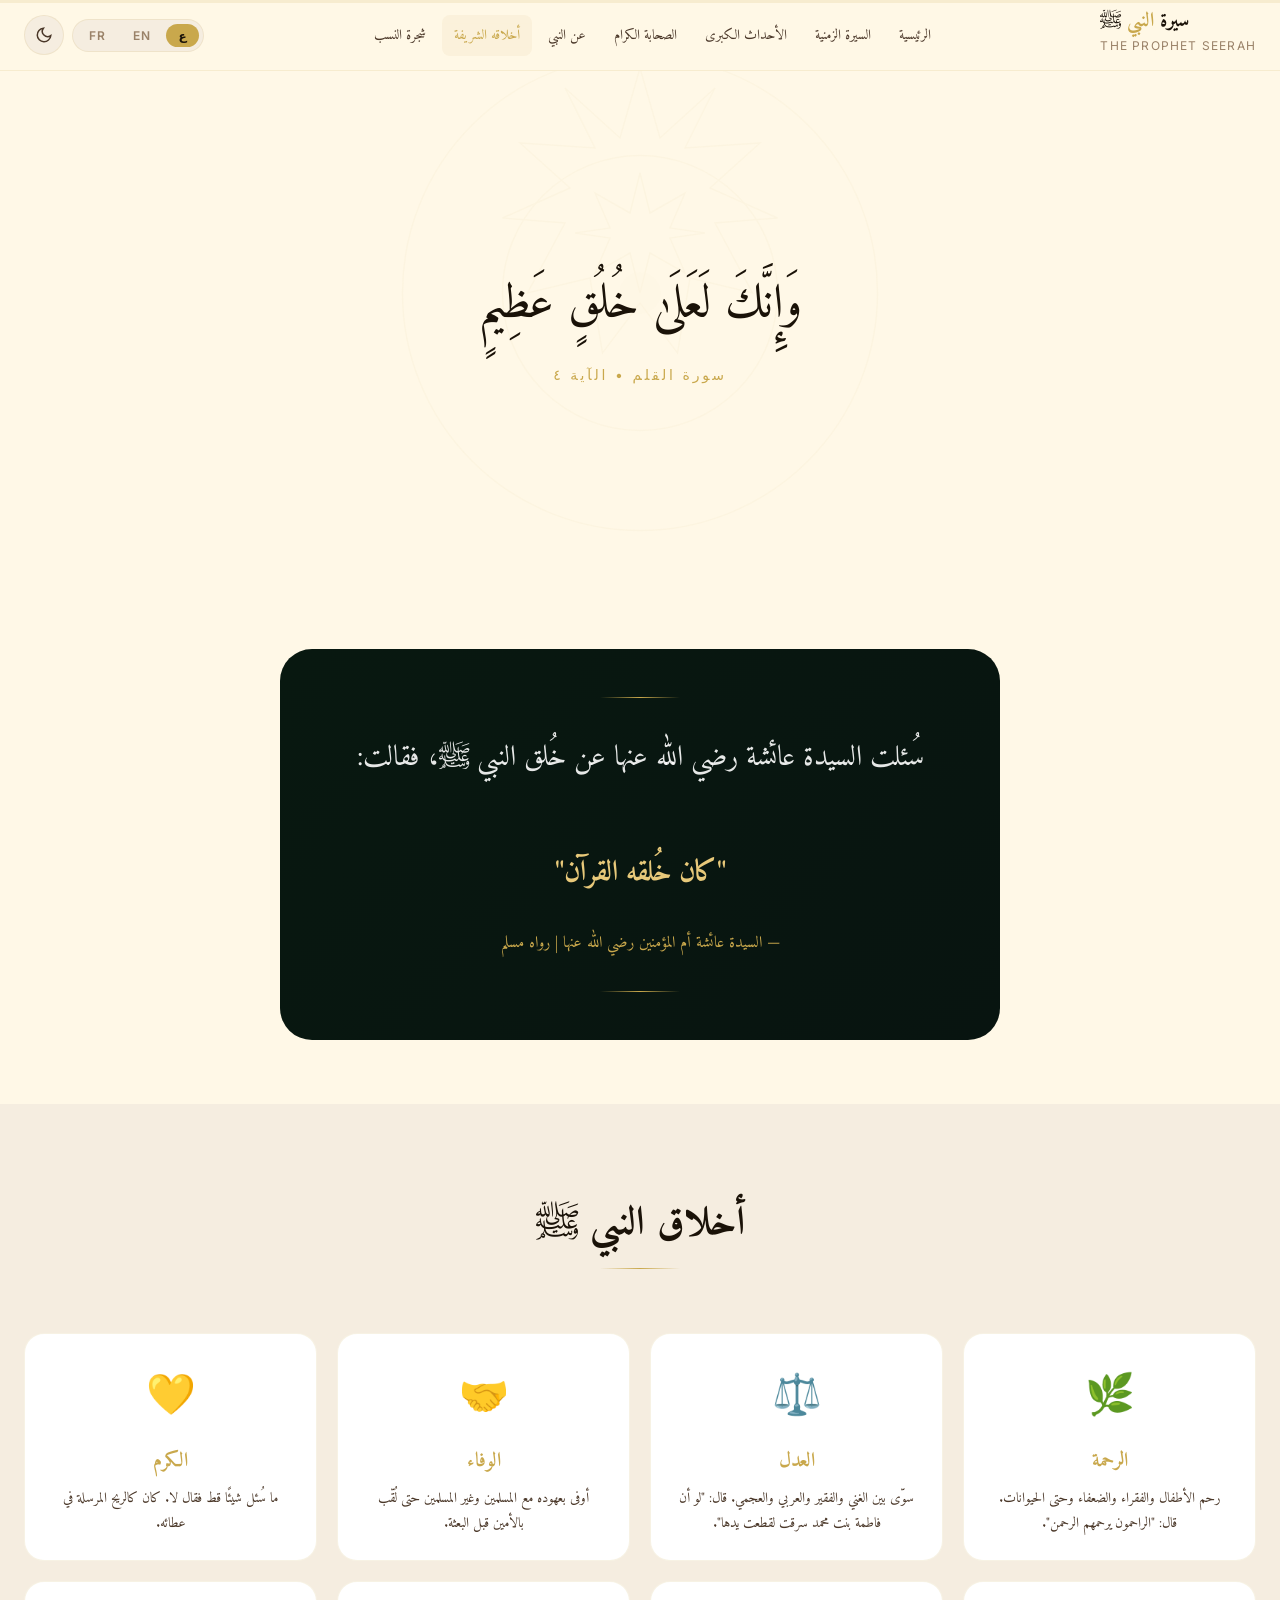
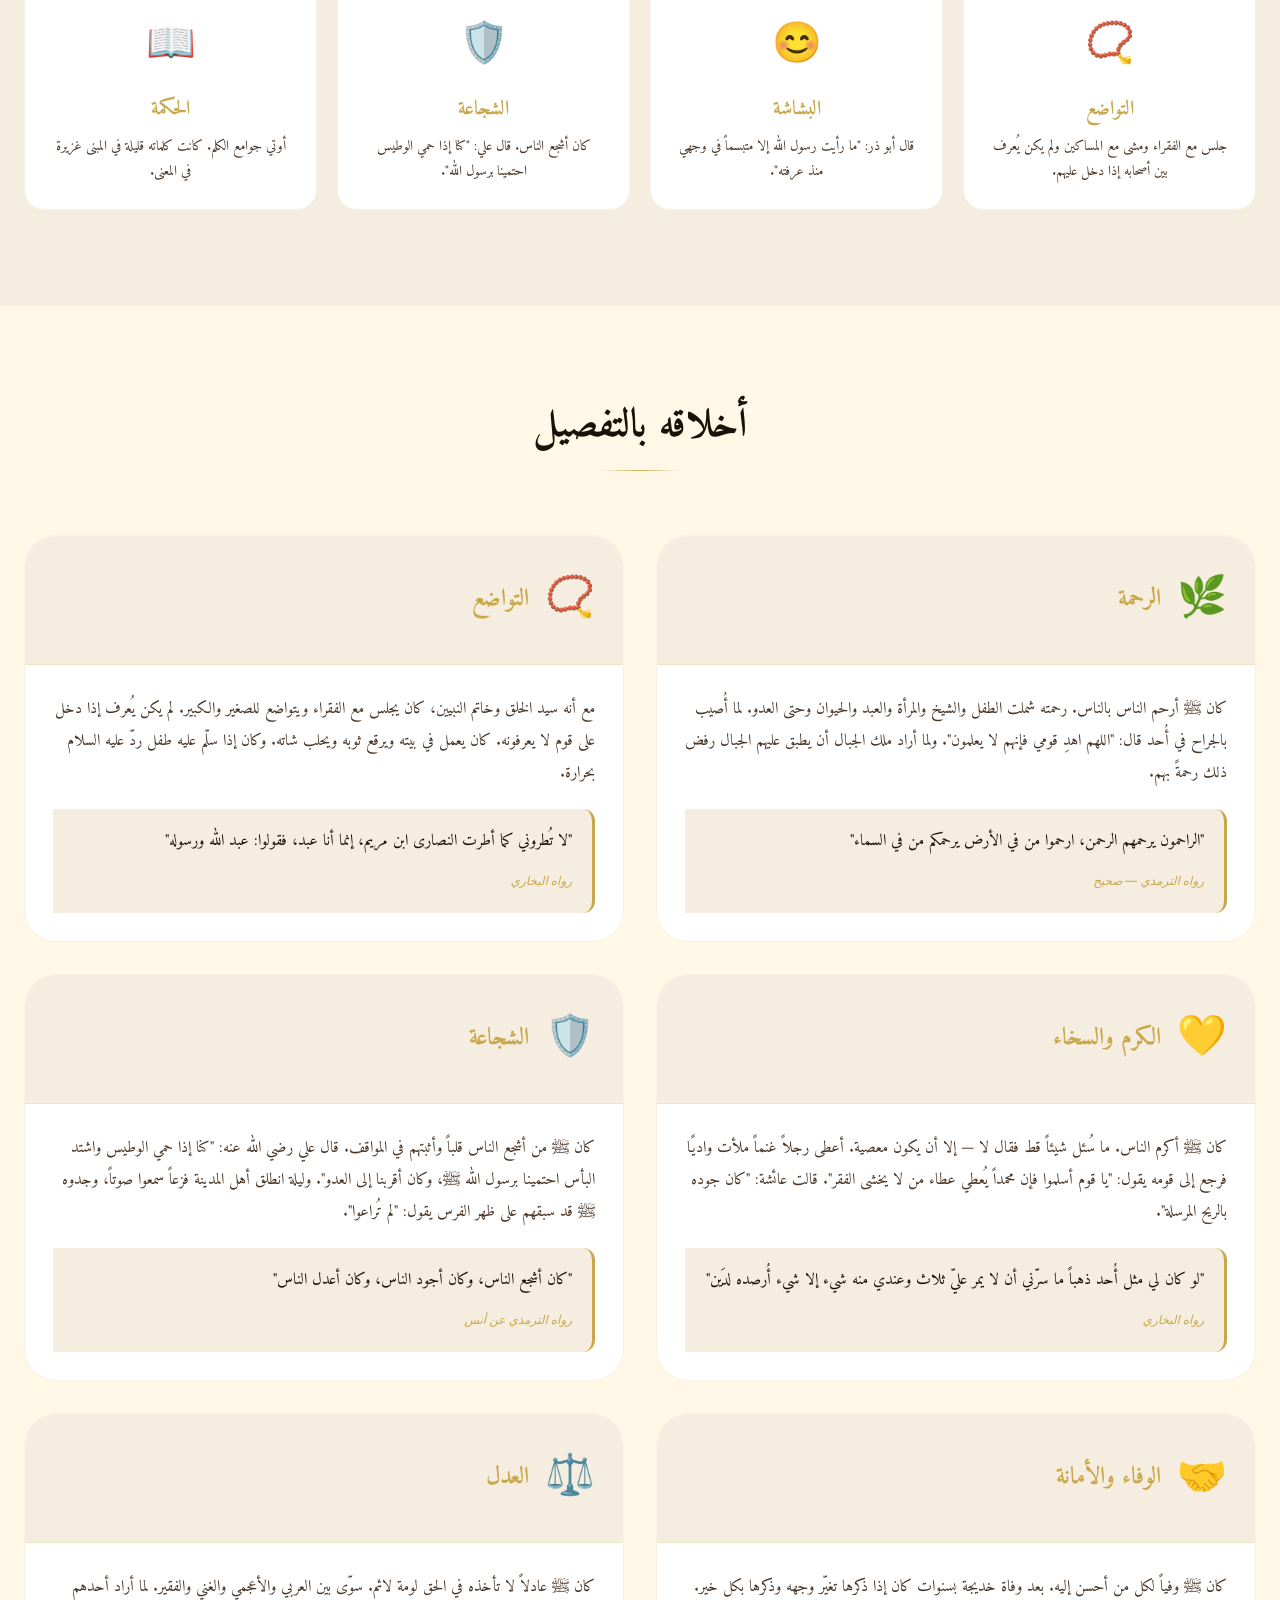
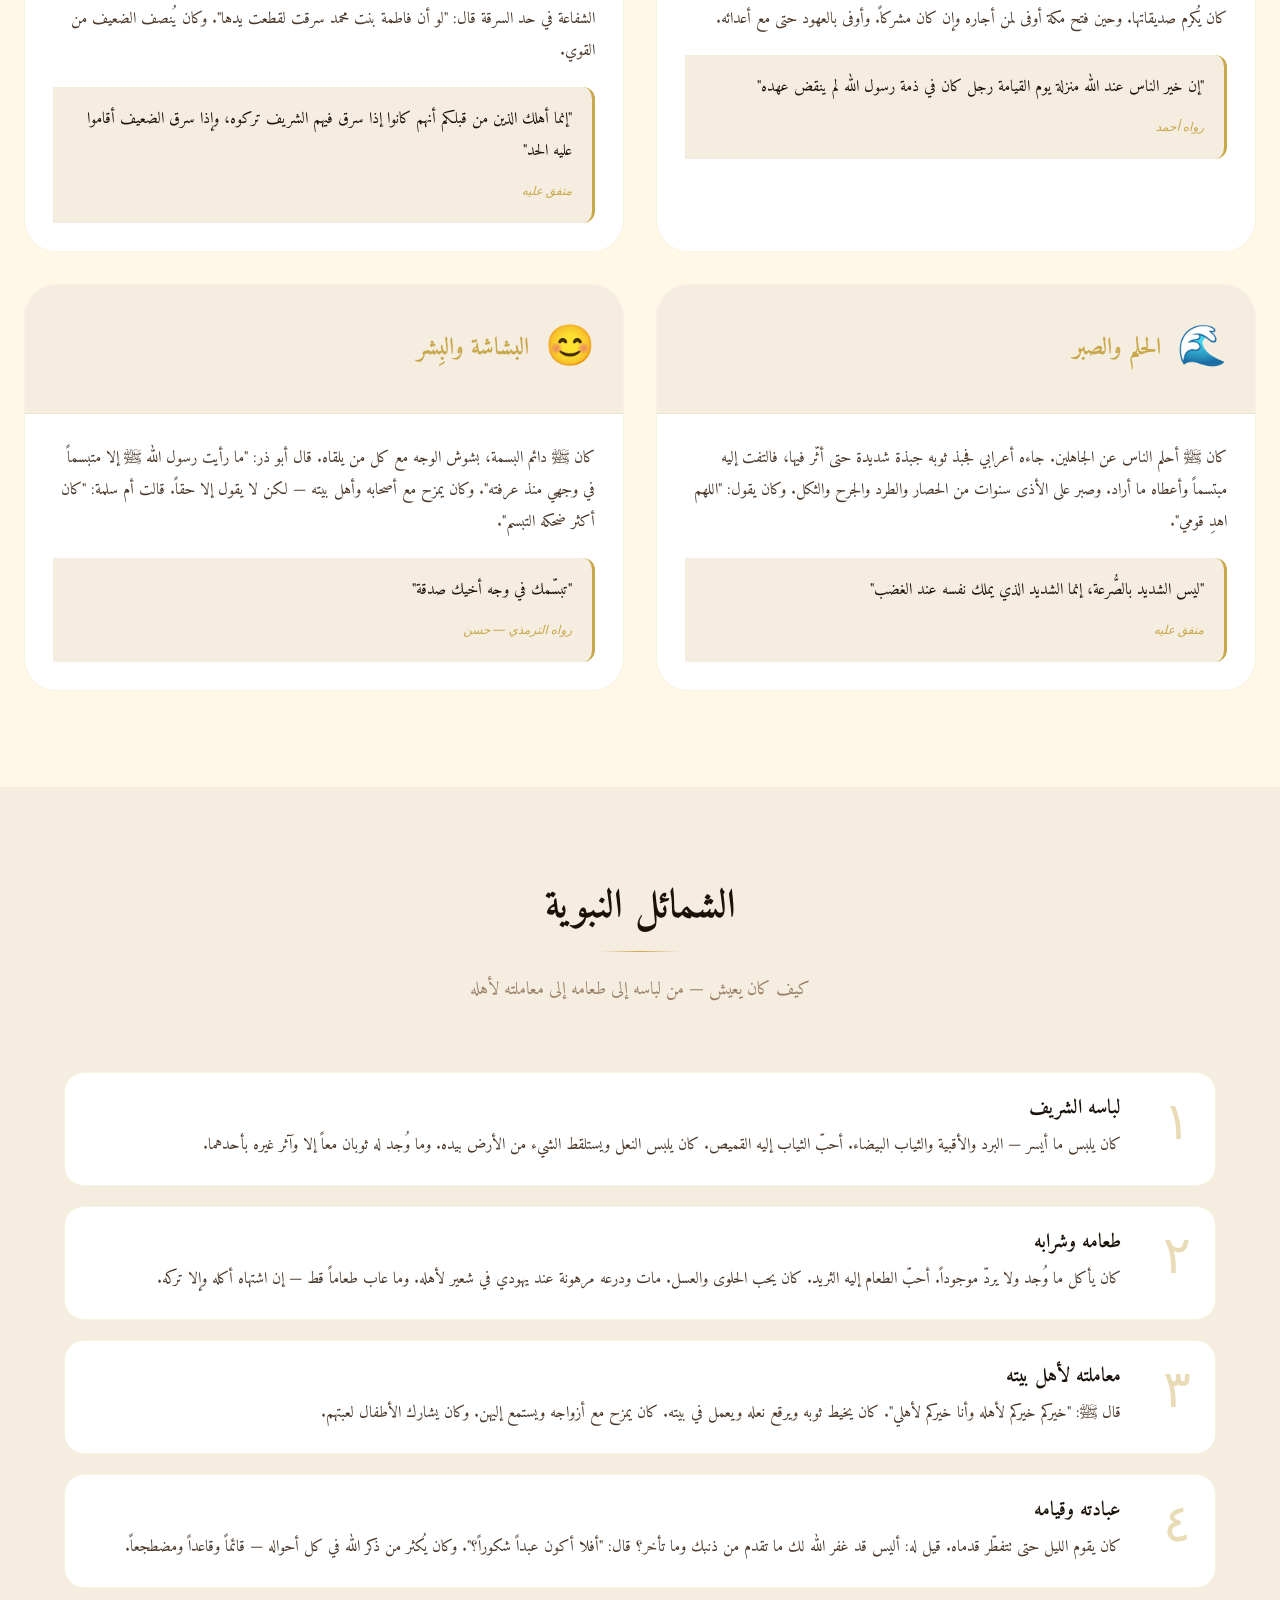
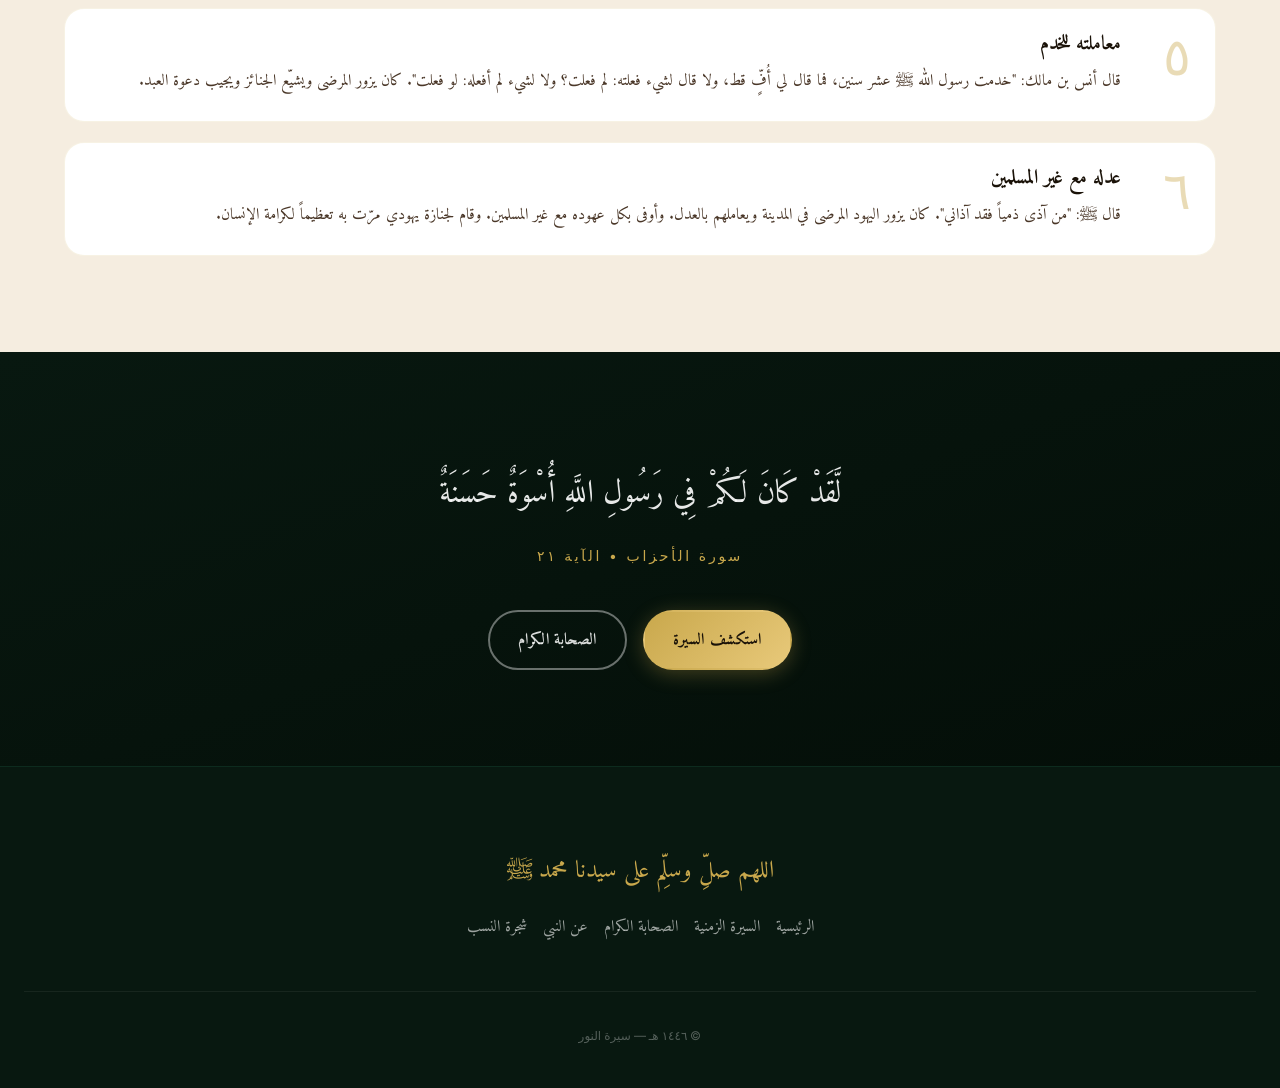
<file: character.html>
<!DOCTYPE html>
<html lang="ar" dir="rtl" data-theme="light">
<head>
  <meta charset="UTF-8"/>
  <meta name="viewport" content="width=device-width, initial-scale=1.0"/>
  <meta name="description" content="أخلاق النبي محمد ﷺ وشمائله الشريفة — رحمته وعدله وكرمه وصبره"/>
  <title>أخلاقه الشريفة | سيرة النور</title>
  <link rel="preconnect" href="https://fonts.googleapis.com"/>
  <link rel="preconnect" href="https://fonts.gstatic.com" crossorigin/>
  <link rel="stylesheet" href="css/main.css"/>
  <style>
    .character-hero {
      min-height: 65vh;
      display: flex; align-items: center; justify-content: center;
      text-align: center;
      padding: 120px var(--space-6) var(--space-20);
      background: var(--bg-page);
      position: relative; overflow: hidden;
    }

    /* Rotating ornament in hero */
    .character-hero-ornament {
      position: absolute;
      width: 500px; height: 500px;
      top: 50%; left: 50%;
      transform: translate(-50%, -50%);
      opacity: 0.04;
      animation: spinSlow 80s linear infinite;
      pointer-events: none;
    }

    .character-verse {
      font-family: var(--font-quran);
      font-size: clamp(1.8rem, 4vw, 3rem);
      line-height: var(--leading-quran);
      color: var(--text-primary); margin-bottom: var(--space-5);
    }
    .character-verse-source {
      font-family: var(--font-ui); font-size: var(--text-sm);
      color: var(--color-gold); letter-spacing: var(--tracking-widest);
    }

    /* Quote from Aisha */
    .aisha-quote {
      background: linear-gradient(135deg, var(--era5-bg), #081410);
      border-radius: var(--radius-2xl);
      padding: var(--space-12) var(--space-10);
      text-align: center; position: relative; overflow: hidden;
    }
    .aisha-quote-text {
      font-family: var(--font-arabic);
      font-size: clamp(1.2rem, 3vw, 1.8rem);
      color: rgba(255,255,255,0.9);
      line-height: var(--leading-arabic);
      margin-bottom: var(--space-6);
    }
    body.ltr .aisha-quote-text { font-family: var(--font-serif); }
    .aisha-attribution {
      font-family: var(--font-arabic); font-size: var(--text-base);
      color: var(--color-gold);
    }
    body.ltr .aisha-attribution { font-family: var(--font-ui); }

    /* Trait detail cards */
    .trait-detail-grid {
      display: grid;
      grid-template-columns: repeat(2, 1fr);
      gap: var(--space-8);
    }
    @media (max-width: 768px) { .trait-detail-grid { grid-template-columns: 1fr; } }

    .trait-detail-card {
      background: var(--bg-surface);
      border: 1px solid var(--border-subtle);
      border-radius: var(--radius-2xl);
      overflow: hidden;
      transition: transform var(--duration-slow) var(--ease-spring),
                  box-shadow var(--duration-slow), border-color var(--duration-base);
    }
    .trait-detail-card:hover {
      transform: translateY(-5px);
      box-shadow: var(--shadow-gold);
      border-color: var(--border-gold);
    }
    .trait-detail-header {
      padding: var(--space-6) var(--space-7);
      display: flex; align-items: center; gap: var(--space-4);
      background: var(--bg-muted);
      border-bottom: 1px solid var(--border-subtle);
    }
    .trait-detail-icon { font-size: var(--text-4xl); flex-shrink: 0; }
    .trait-detail-name {
      font-family: var(--font-arabic); font-size: var(--text-2xl);
      font-weight: 700; color: var(--color-gold);
    }
    body.ltr .trait-detail-name { font-family: var(--font-serif); }
    .trait-detail-body { padding: var(--space-7); }
    .trait-detail-desc {
      font-family: var(--font-arabic); font-size: var(--text-base);
      color: var(--text-secondary); line-height: var(--leading-arabic);
      margin-bottom: var(--space-5);
    }
    body.ltr .trait-detail-desc { font-family: var(--font-ui); line-height: var(--leading-relaxed); }
    .trait-hadith {
      background: var(--bg-muted);
      border-inline-start: 3px solid var(--color-gold);
      padding: var(--space-4) var(--space-5);
      border-radius: 0 var(--radius-lg) var(--radius-lg) 0;
    }
    body.ltr .trait-hadith {
      border-inline-start: none; border-inline-end: 3px solid var(--color-gold);
      border-radius: var(--radius-lg) 0 0 var(--radius-lg);
    }
    .trait-hadith-text {
      font-family: var(--font-arabic); font-size: var(--text-base);
      color: var(--text-primary); line-height: var(--leading-arabic);
      display: block; margin-bottom: var(--space-2); direction: rtl;
    }
    .trait-hadith-source {
      font-size: var(--text-xs); color: var(--color-gold); font-family: var(--font-ui);
    }

    /* Shama'il section */
    .shamail-list {
      display: flex; flex-direction: column; gap: var(--space-5);
    }
    .shamail-item {
      display: flex; gap: var(--space-5); align-items: flex-start;
      padding: var(--space-6);
      background: var(--bg-surface);
      border: 1px solid var(--border-subtle);
      border-radius: var(--radius-xl);
      transition: border-color var(--duration-base), box-shadow var(--duration-base);
    }
    .shamail-item:hover { border-color: var(--border-gold); box-shadow: var(--shadow-gold-sm); }
    .shamail-num {
      font-family: var(--font-serif); font-size: var(--text-5xl);
      font-weight: 300; color: var(--border-gold); opacity: 0.4;
      line-height: 1; flex-shrink: 0; min-width: 50px;
    }
    .shamail-content { flex: 1; }
    .shamail-title {
      font-family: var(--font-arabic); font-size: var(--text-xl);
      font-weight: 700; color: var(--text-primary);
      margin-bottom: var(--space-2);
    }
    body.ltr .shamail-title { font-family: var(--font-serif); }
    .shamail-text {
      font-family: var(--font-arabic); font-size: var(--text-base);
      color: var(--text-secondary); line-height: var(--leading-arabic);
    }
    body.ltr .shamail-text { font-family: var(--font-ui); line-height: var(--leading-relaxed); }
  </style>
</head>

<body data-page="character">
  <div id="reading-progress-track"><div id="reading-progress"></div></div>

  <!-- NAV -->
  <nav id="main-nav">
    <div class="nav-inner">
      <a href="index.html" class="nav-logo">
        <span class="nav-logo-primary">سيرة <span class="nav-logo-gold">النبي</span> ﷺ</span>
        <span class="nav-logo-sub">The Prophet Seerah</span>
      </a>
      <ul class="nav-links">
        <li><a href="index.html"       class="nav-link" data-i18n="nav.home">الرئيسية</a></li>
        <li><a href="timeline.html"    class="nav-link" data-i18n="nav.timeline">السيرة الزمنية</a></li>
        <li><a href="events.html"      class="nav-link" data-i18n="nav.events">الأحداث الكبرى</a></li>
        <li><a href="companions.html"  class="nav-link" data-i18n="nav.companions">الصحابة الكرام</a></li>
        <li><a href="about.html"       class="nav-link" data-i18n="nav.about">عن النبي</a></li>
        <li><a href="character.html"   class="nav-link active" data-i18n="nav.character">أخلاقه الشريفة</a></li>
        <li><a href="family-tree.html" class="nav-link" data-i18n="nav.family">شجرة النسب</a></li>
      </ul>
      <div class="nav-actions">
        <div class="lang-switcher">
          <button class="lang-btn" data-lang-btn="ar">ع</button>
          <button class="lang-btn" data-lang-btn="en">EN</button>
          <button class="lang-btn" data-lang-btn="fr">FR</button>
        </div>
        <button class="theme-toggle" data-theme-toggle aria-label="تبديل المظهر">
          <svg class="theme-icon-moon" width="18" height="18" viewBox="0 0 24 24" fill="none" stroke="currentColor" stroke-width="2"><path d="M21 12.79A9 9 0 1 1 11.21 3 7 7 0 0 0 21 12.79z"/></svg>
          <svg class="theme-icon-sun"  width="18" height="18" viewBox="0 0 24 24" fill="none" stroke="currentColor" stroke-width="2" style="display:none"><circle cx="12" cy="12" r="5"/><line x1="12" y1="1" x2="12" y2="3"/><line x1="12" y1="21" x2="12" y2="23"/></svg>
        </button>
        <button id="menu-toggle" aria-label="القائمة" aria-expanded="false">
          <svg width="20" height="20" viewBox="0 0 24 24" fill="none" stroke="currentColor" stroke-width="2"><line x1="3" y1="6" x2="21" y2="6"/><line x1="3" y1="12" x2="21" y2="12"/><line x1="3" y1="18" x2="21" y2="18"/></svg>
        </button>
      </div>
    </div>
  </nav>
  <div id="mobile-menu">
    <button style="position:absolute;top:20px;inset-inline-end:20px;background:none;border:none;font-size:1.5rem;color:var(--text-primary);cursor:pointer;" onclick="MobileMenu.close()">✕</button>
    <nav><ul style="display:flex;flex-direction:column;gap:16px;text-align:center;list-style:none;">
      <li><a href="index.html"       class="mobile-nav-link" data-i18n="nav.home">الرئيسية</a></li>
      <li><a href="timeline.html"    class="mobile-nav-link" data-i18n="nav.timeline">السيرة الزمنية</a></li>
      <li><a href="events.html"      class="mobile-nav-link" data-i18n="nav.events">الأحداث الكبرى</a></li>
      <li><a href="companions.html"  class="mobile-nav-link" data-i18n="nav.companions">الصحابة الكرام</a></li>
      <li><a href="about.html"       class="mobile-nav-link" data-i18n="nav.about">عن النبي</a></li>
      <li><a href="character.html"   class="mobile-nav-link" data-i18n="nav.character">أخلاقه الشريفة</a></li>
      <li><a href="family-tree.html" class="mobile-nav-link" data-i18n="nav.family">شجرة النسب</a></li>
    </ul></nav>
    <div class="lang-switcher" style="margin-top:32px;">
      <button class="lang-btn" data-lang-btn="ar">ع</button>
      <button class="lang-btn" data-lang-btn="en">EN</button>
      <button class="lang-btn" data-lang-btn="fr">FR</button>
    </div>
  </div>

  <!-- HERO -->
  <header class="character-hero">
    <svg class="character-hero-ornament" viewBox="0 0 200 200" fill="none" stroke="#C9A84C" stroke-width="0.6" aria-hidden="true">
      <circle cx="100" cy="100" r="95"/>
      <polygon points="100,10 108,38 130,18 118,42 148,40 128,58 155,70 130,72 145,100 120,94 115,124 100,104 85,124 80,94 55,100 70,72 45,70 72,58 52,40 82,42 70,18 92,38"/>
      <circle cx="100" cy="100" r="55"/>
      <polygon points="100,52 104,68 118,60 112,74 126,76 112,78 118,92 104,84 100,100 96,84 82,92 88,78 74,76 88,74 82,60 96,68"/>
      <circle cx="100" cy="100" r="8" fill="#C9A84C" opacity="0.3"/>
    </svg>
    <div style="position:relative;z-index:1;max-width:700px;margin:0 auto;">
      <p class="section-eyebrow reveal" style="color:var(--color-gold);" id="char-eyebrow">الشمائل النبوية</p>
      <blockquote class="reveal">
        <p class="character-verse">وَإِنَّكَ لَعَلَىٰ خُلُقٍ عَظِيمٍ</p>
        <p class="character-verse-source" data-i18n="character.source">سورة القلم • الآية ٤</p>
      </blockquote>
    </div>
  </header>

  <!-- AISHA QUOTE -->
  <section style="padding:var(--space-16) var(--space-6);">
    <div class="container-sm">
      <div class="aisha-quote reveal">
        <div style="width:80px;height:1px;background:linear-gradient(90deg,transparent,var(--color-gold),transparent);margin:0 auto var(--space-8);"></div>
        <p class="aisha-quote-text">
          <span id="aisha-intro">سُئلت السيدة عائشة رضي الله عنها عن خُلق النبي ﷺ، فقالت:</span>
          <br/><br/>
          <span id="aisha-quote"><strong style="color:var(--color-gold-light);">"كان خُلقه القرآن"</strong></span>
        </p>
        <p class="aisha-attribution" id="aisha-attr">— السيدة عائشة أم المؤمنين رضي الله عنها | رواه مسلم</p>
        <div style="width:80px;height:1px;background:linear-gradient(90deg,transparent,var(--color-gold),transparent);margin:var(--space-8) auto 0;"></div>
      </div>
    </div>
  </section>

  <!-- TRAIT QUICK GRID -->
  <section class="section" style="background:var(--bg-muted);">
    <div class="container-lg">
      <header class="section-header reveal">
        <span class="section-eyebrow" id="char-quick-eyebrow">الأخلاق العظيمة</span>
        <h2 class="section-title" data-i18n="character.title">أخلاق النبي ﷺ</h2>
        <div class="section-divider line-expand"></div>
      </header>
      <div class="traits-grid" id="traits-grid"></div>
    </div>
  </section>

  <!-- DETAILED TRAITS -->
  <section class="section">
    <div class="container-lg">
      <header class="section-header reveal">
        <span class="section-eyebrow" id="char-detail-eyebrow">في التفصيل</span>
        <h2 class="section-title" id="char-detail-title">أخلاقه بالتفصيل</h2>
        <div class="section-divider line-expand"></div>
      </header>
      <div class="trait-detail-grid" id="detail-traits-grid"></div>
    </div>
  </section>

  <!-- SHAMAIL — Day in the life -->
  <section class="section" style="background:var(--bg-muted);">
    <div class="container">
      <header class="section-header reveal">
        <span class="section-eyebrow" id="char-shamail-eyebrow">يوم من حياته ﷺ</span>
        <h2 class="section-title" id="char-shamail-title">الشمائل النبوية</h2>
        <div class="section-divider line-expand"></div>
        <p class="section-subtitle" id="char-shamail-sub">كيف كان يعيش — من لباسه إلى طعامه إلى معاملته لأهله</p>
      </header>
      <div class="shamail-list" id="shamail-list"></div>
    </div>
  </section>

  <!-- CLOSING -->
  <section style="background:linear-gradient(160deg,var(--era5-bg),#040E08);padding:var(--space-24) var(--space-6);text-align:center;">
    <div class="container-sm reveal">
      <p id="char-closing-verse" style="font-family:var(--font-quran);font-size:clamp(1.3rem,3vw,2rem);line-height:var(--leading-quran);color:rgba(255,255,255,0.9);margin-bottom:var(--space-6);">
        لَّقَدْ كَانَ لَكُمْ فِي رَسُولِ اللَّهِ أُسْوَةٌ حَسَنَةٌ
      </p>
      <p id="char-closing-source" style="font-family:var(--font-ui);font-size:var(--text-sm);color:var(--color-gold);letter-spacing:var(--tracking-widest);margin-bottom:var(--space-10);">سورة الأحزاب • الآية ٢١</p>
      <div style="display:flex;gap:var(--space-4);justify-content:center;flex-wrap:wrap;">
        <a href="timeline.html"   class="btn btn-primary" id="char-cta-timeline">استكشف السيرة</a>
        <a href="companions.html" class="btn btn-outline" id="char-cta-companions">الصحابة الكرام</a>
      </div>
    </div>
  </section>

  <!-- Footer -->
  <footer class="footer">
    <div class="container-lg">
      <div style="text-align:center;padding-bottom:var(--space-12);">
        <span style="font-family:var(--font-arabic);font-size:var(--text-2xl);color:var(--color-gold);display:block;margin-bottom:var(--space-4);" class="animate-salawat">اللهم صلِّ وسلِّم على سيدنا محمد ﷺ</span>
        <div style="display:flex;justify-content:center;gap:var(--space-4);flex-wrap:wrap;">
          <a href="index.html"       class="footer-link" data-i18n="nav.home">الرئيسية</a>
          <a href="timeline.html"    class="footer-link" data-i18n="nav.timeline">السيرة الزمنية</a>
          <a href="companions.html"  class="footer-link" data-i18n="nav.companions">الصحابة الكرام</a>
          <a href="about.html"       class="footer-link" data-i18n="nav.about">عن النبي</a>
          <a href="family-tree.html" class="footer-link" data-i18n="nav.family">شجرة النسب</a>
        </div>
      </div>
      <div class="footer-bottom" style="justify-content:center;">
        <p class="footer-copyright">© ١٤٤٦ هـ — سيرة النور</p>
      </div>
    </div>
  </footer>

  <button id="scroll-top" aria-label="العودة لأعلى">↑</button>
  <div id="toast-container" class="toast-container" aria-live="polite"></div>
  <script src="js/translations.js"></script>
  <script src="js/theme.js"></script>
  <script src="js/main.js"></script>
</body>
</html>
</file>
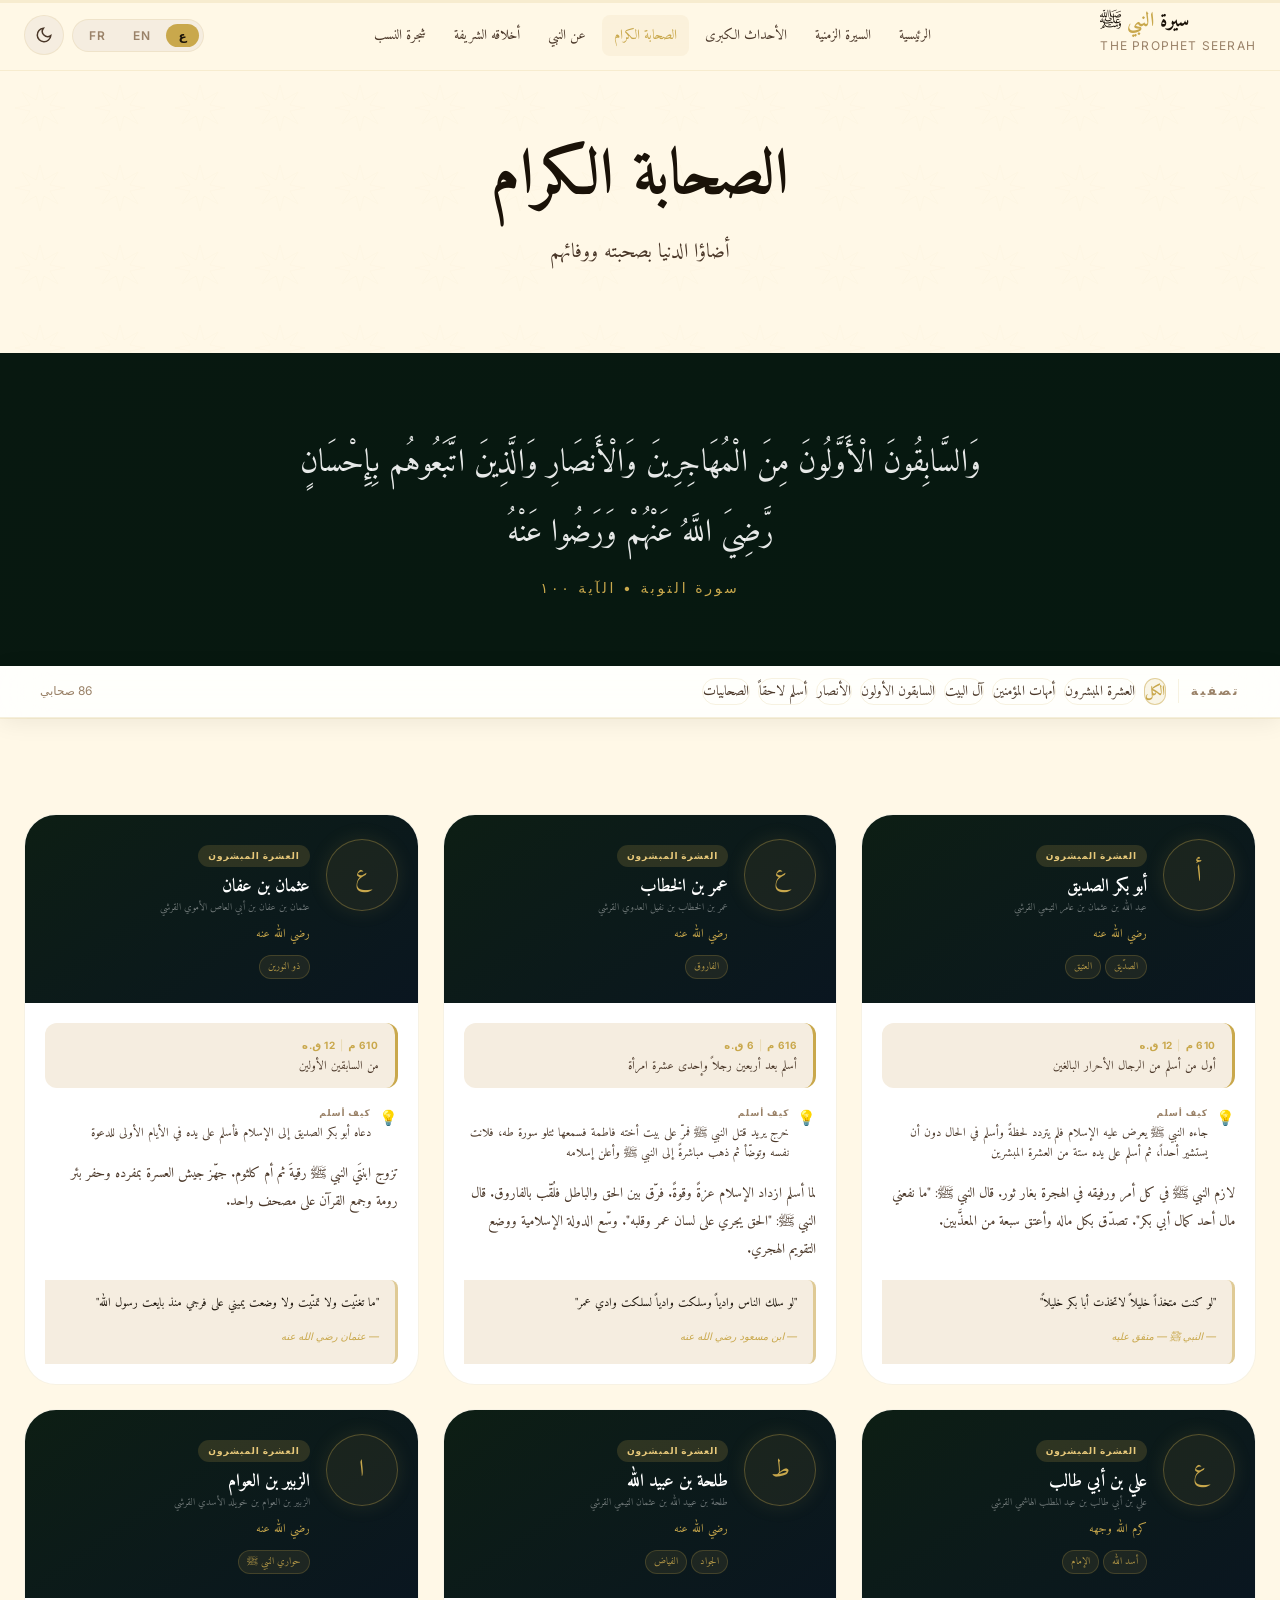
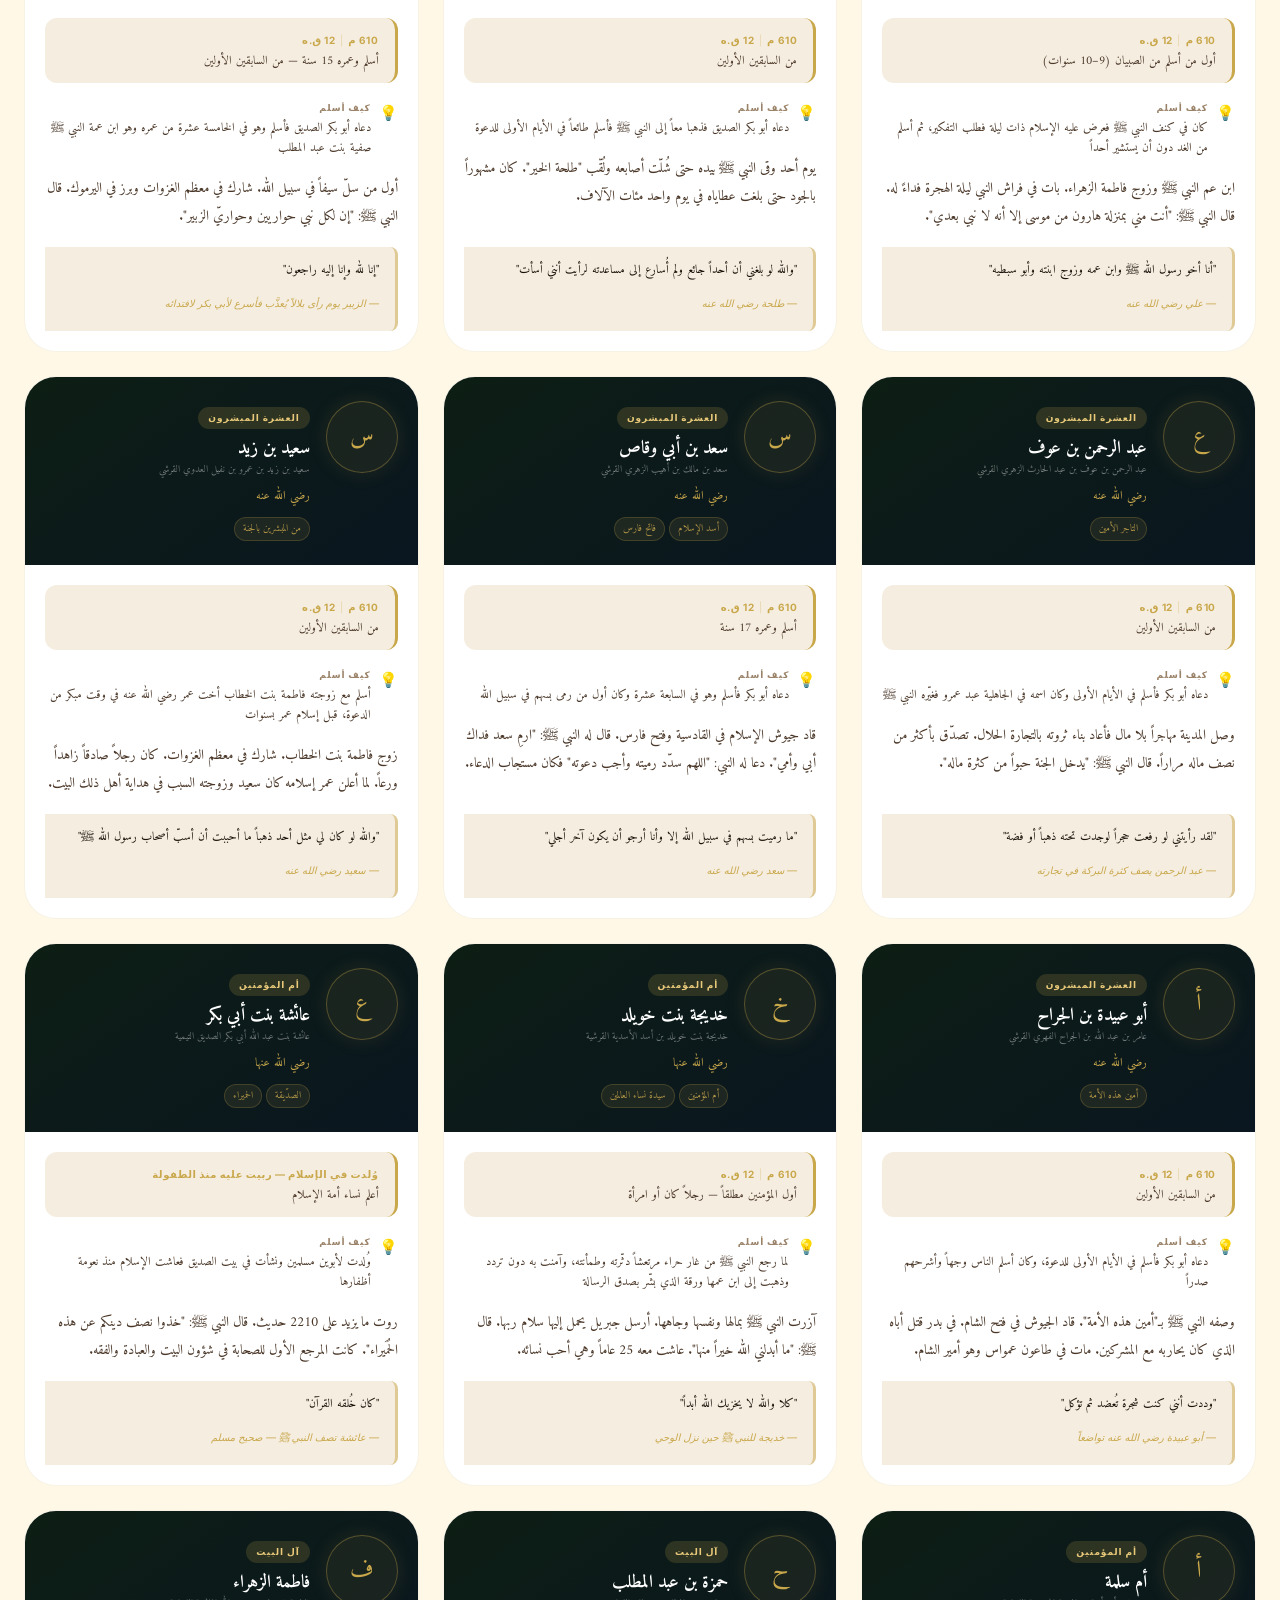
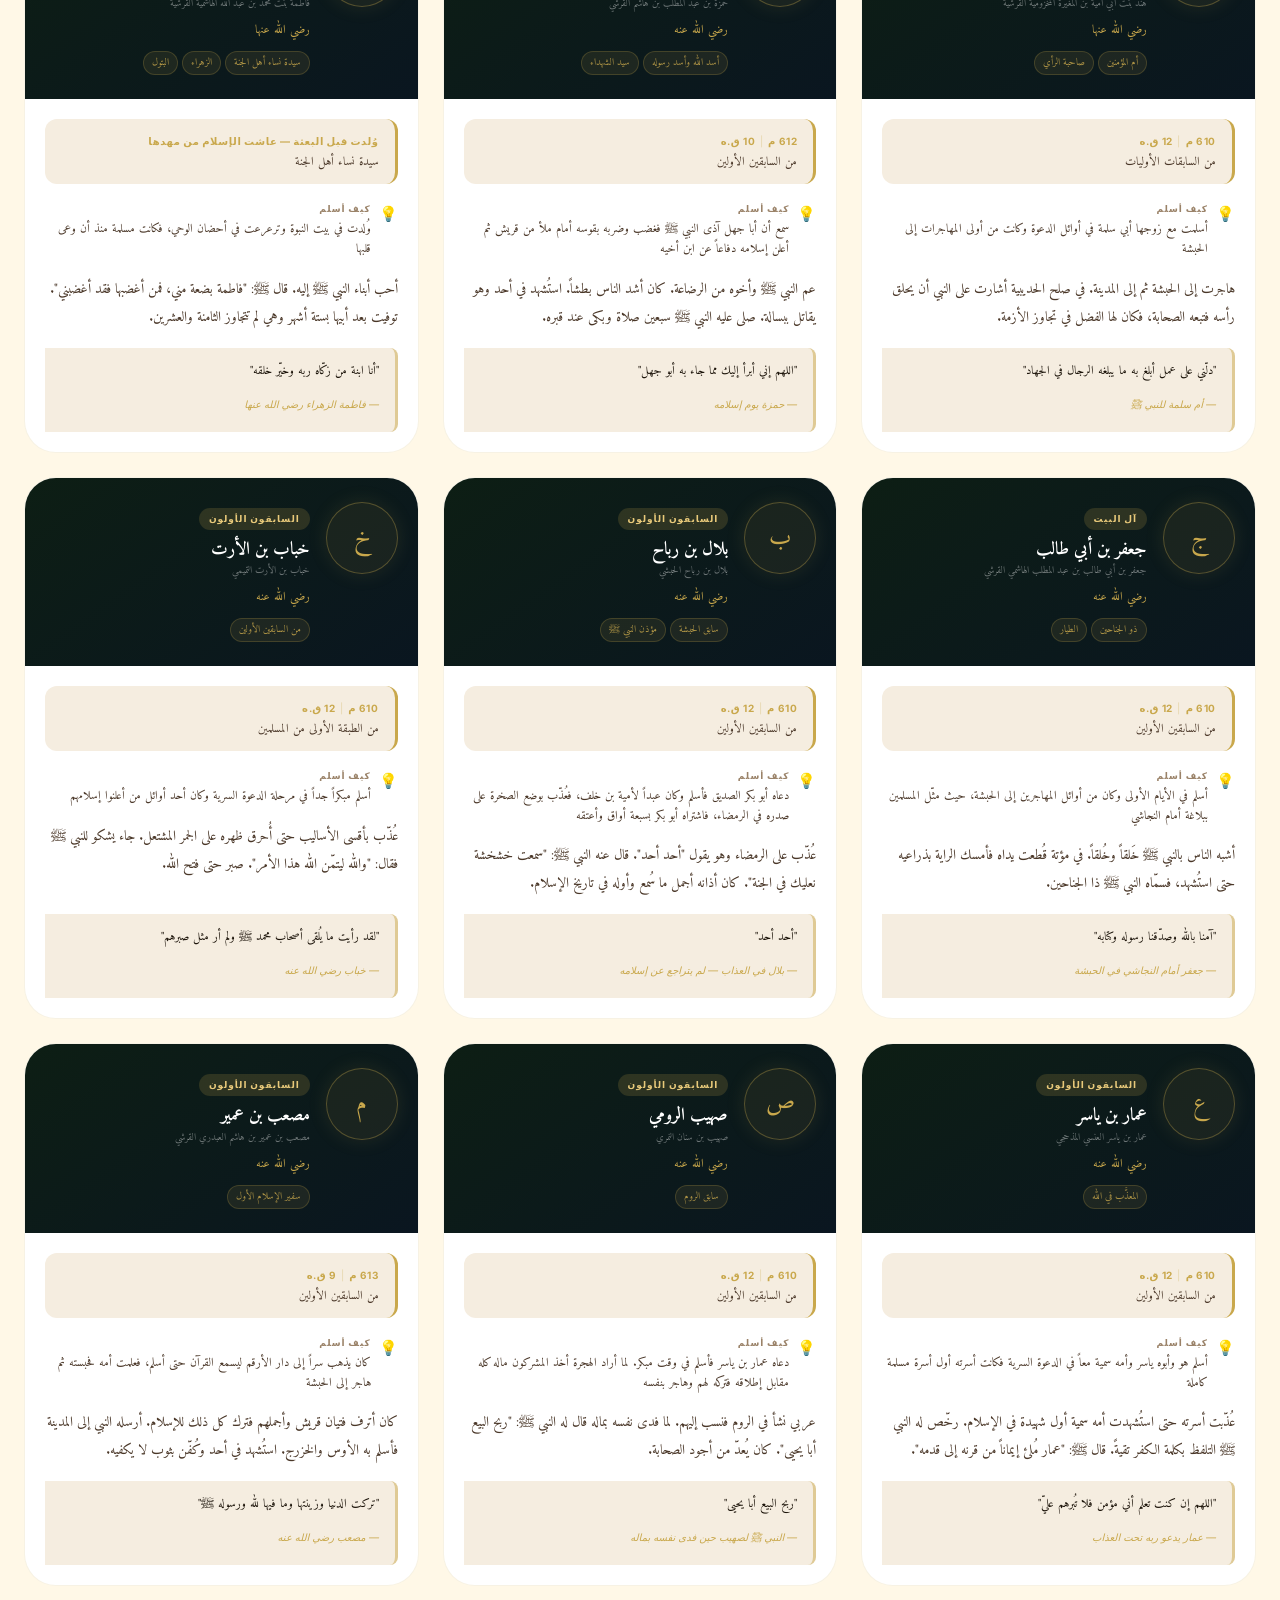
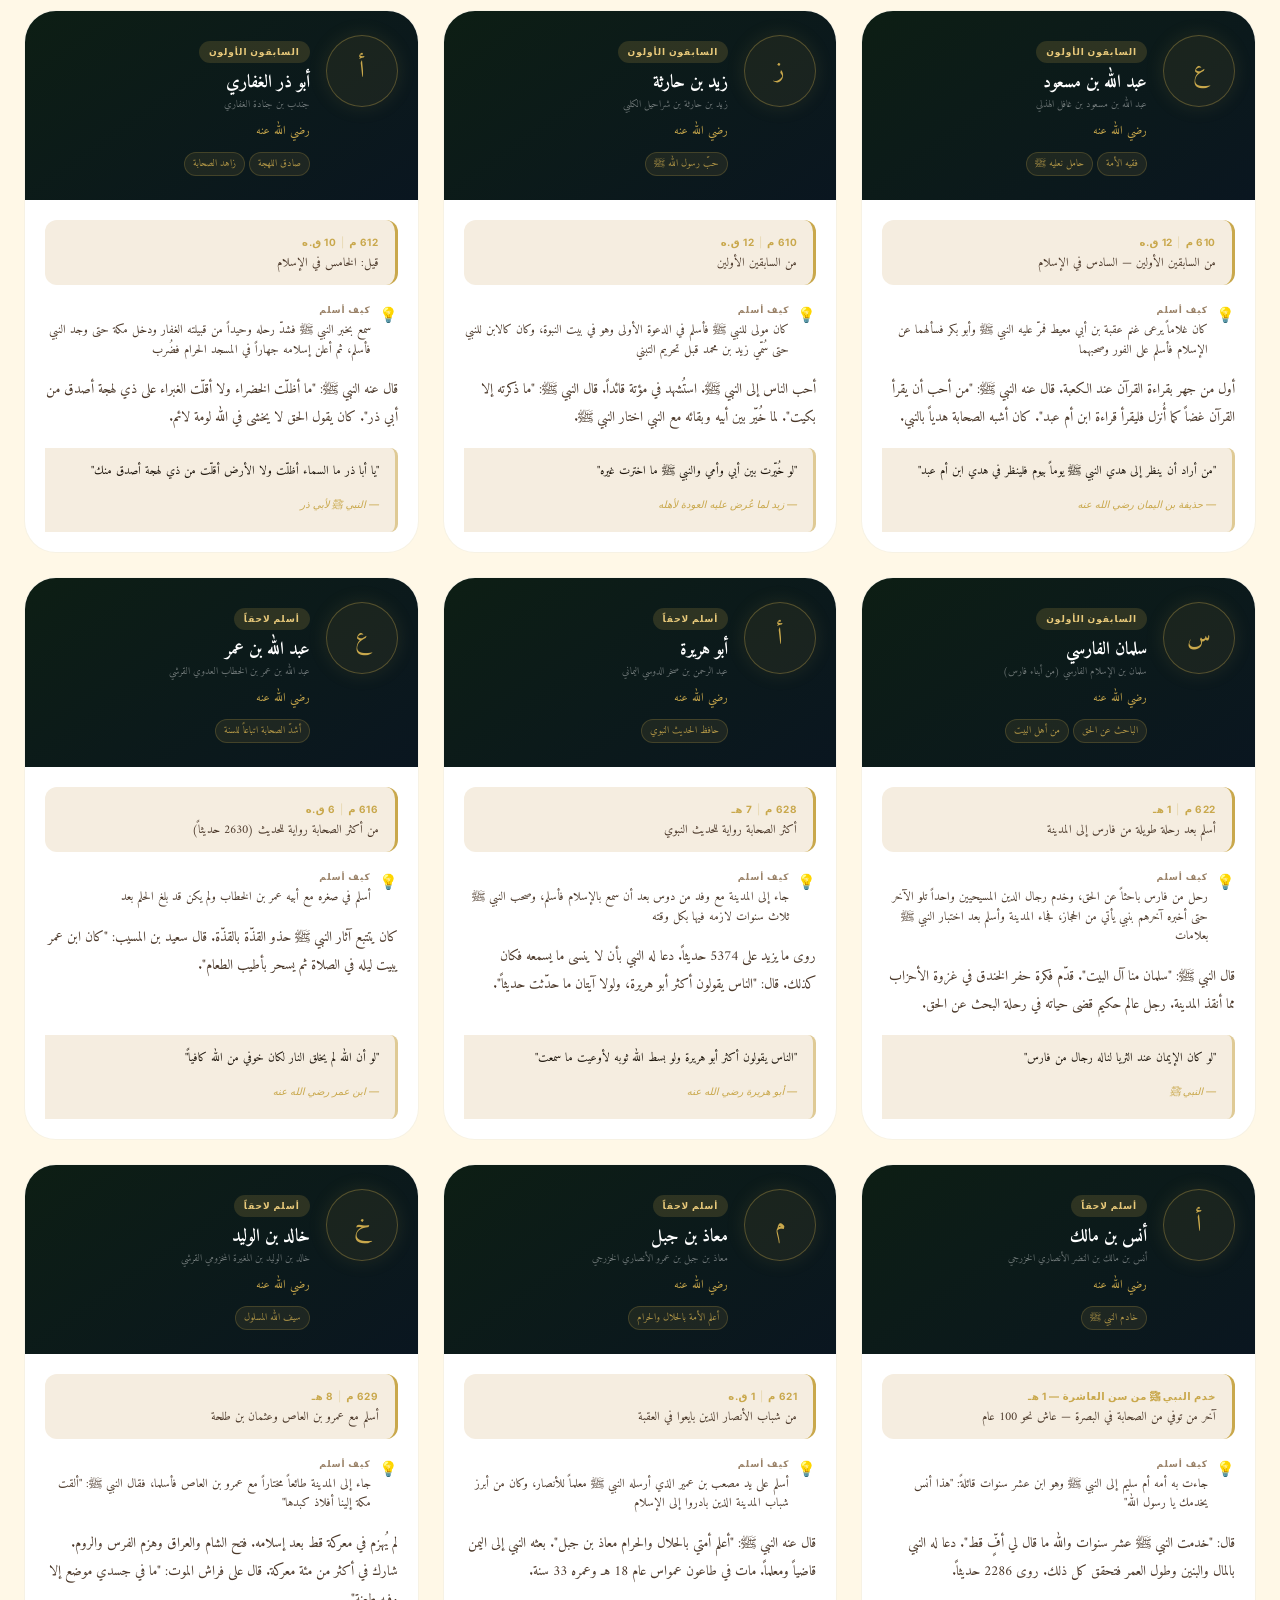
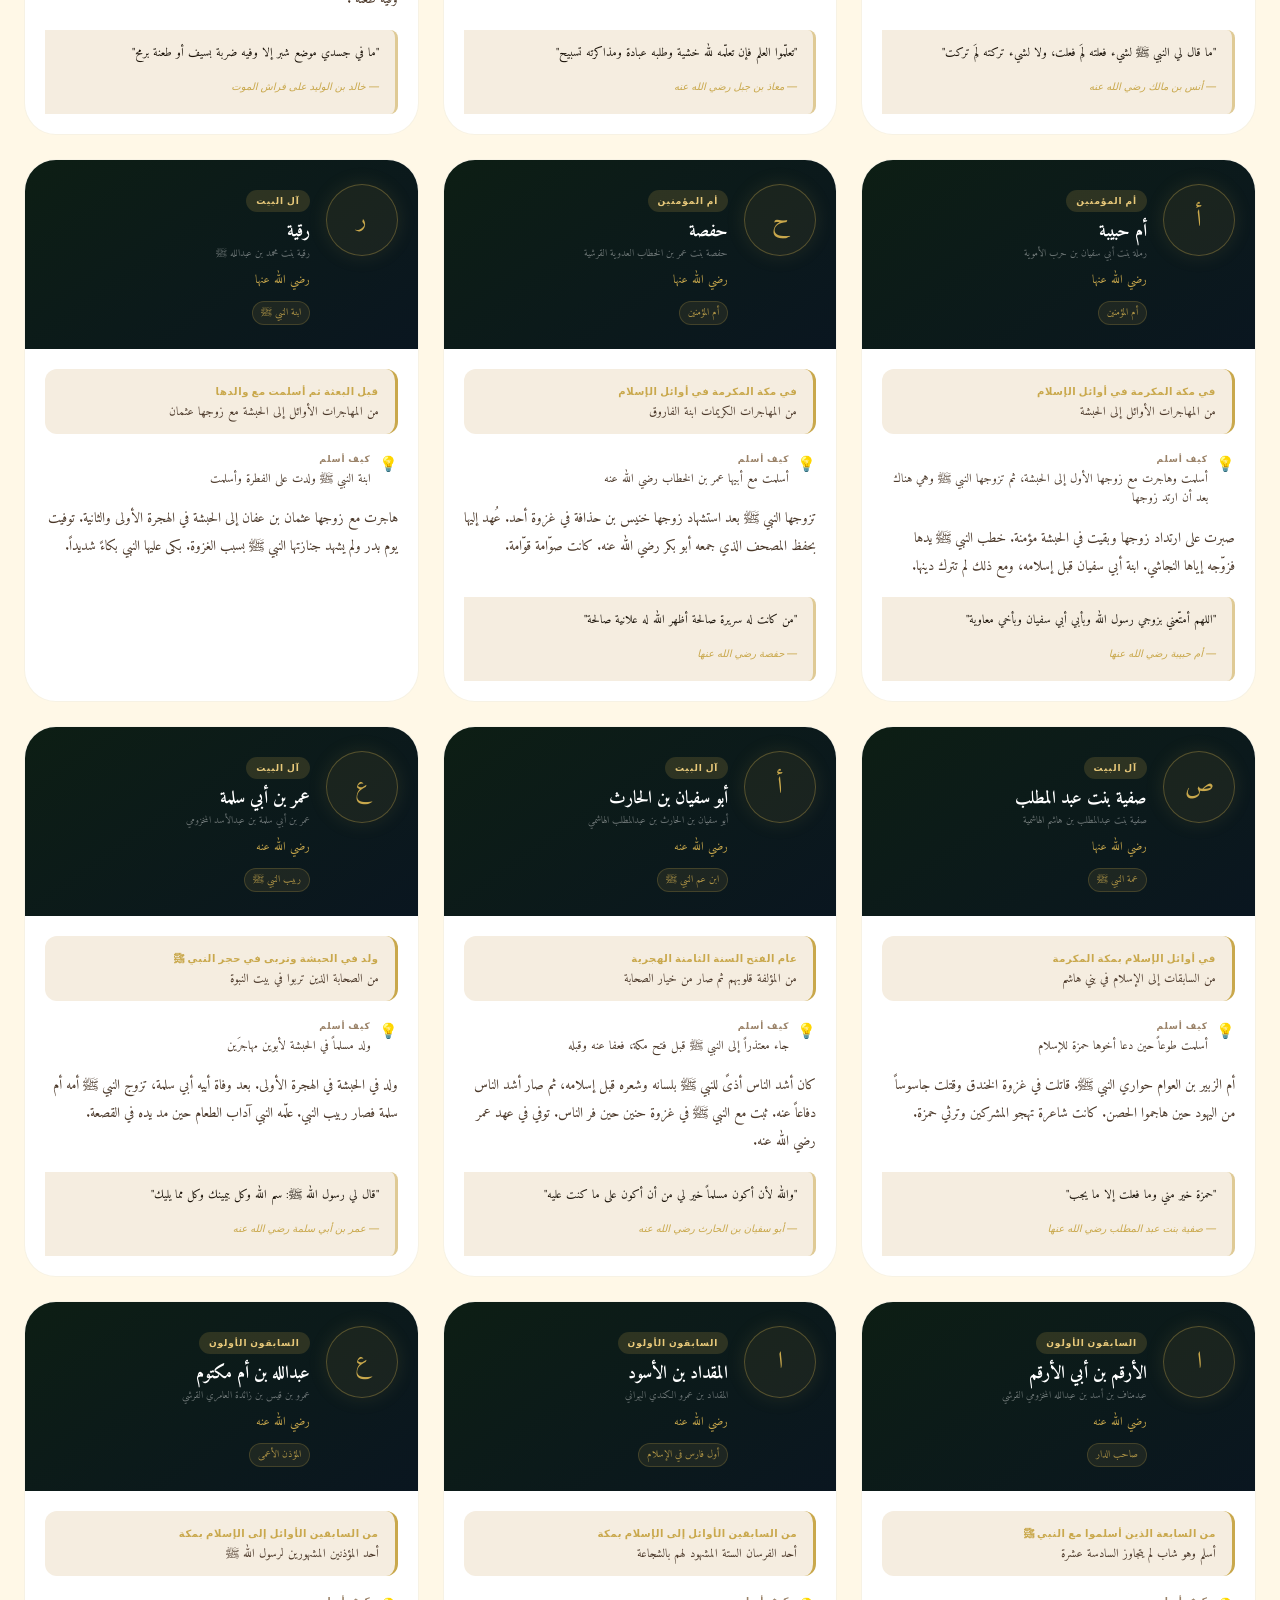
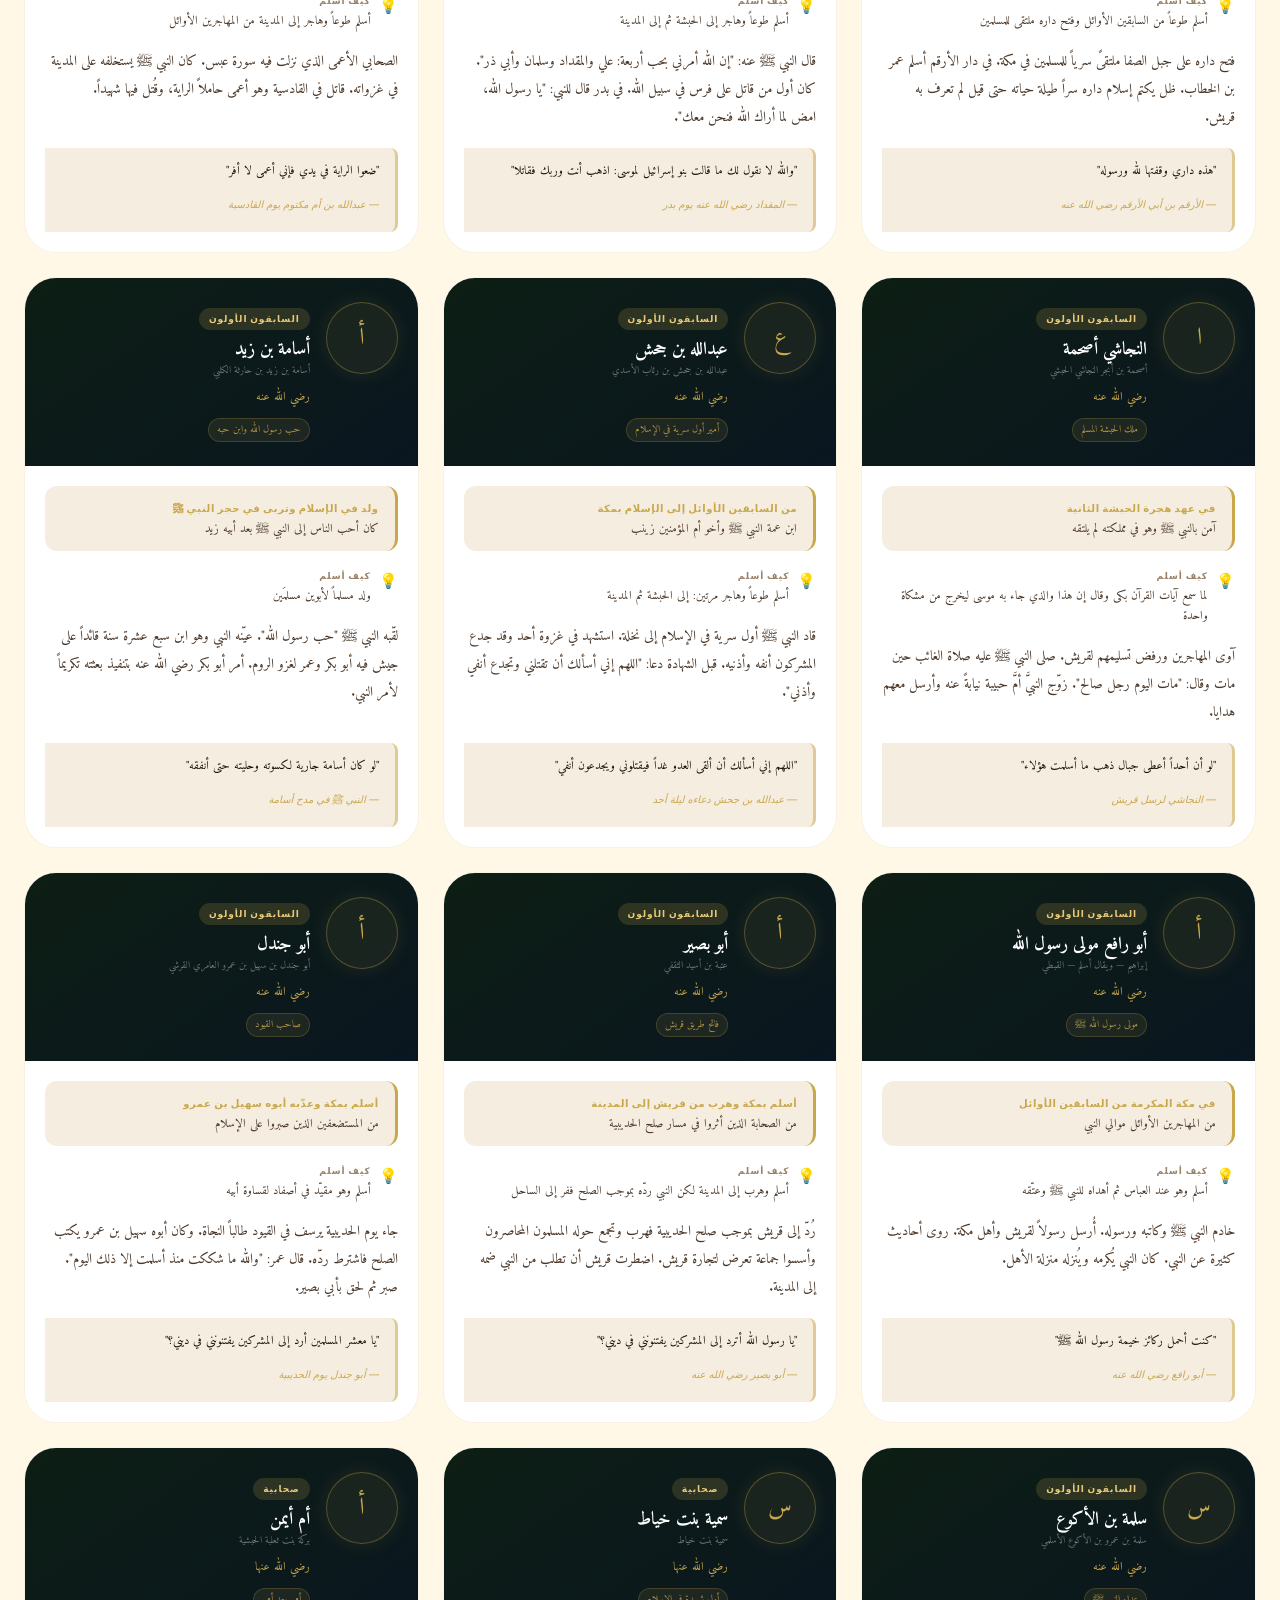
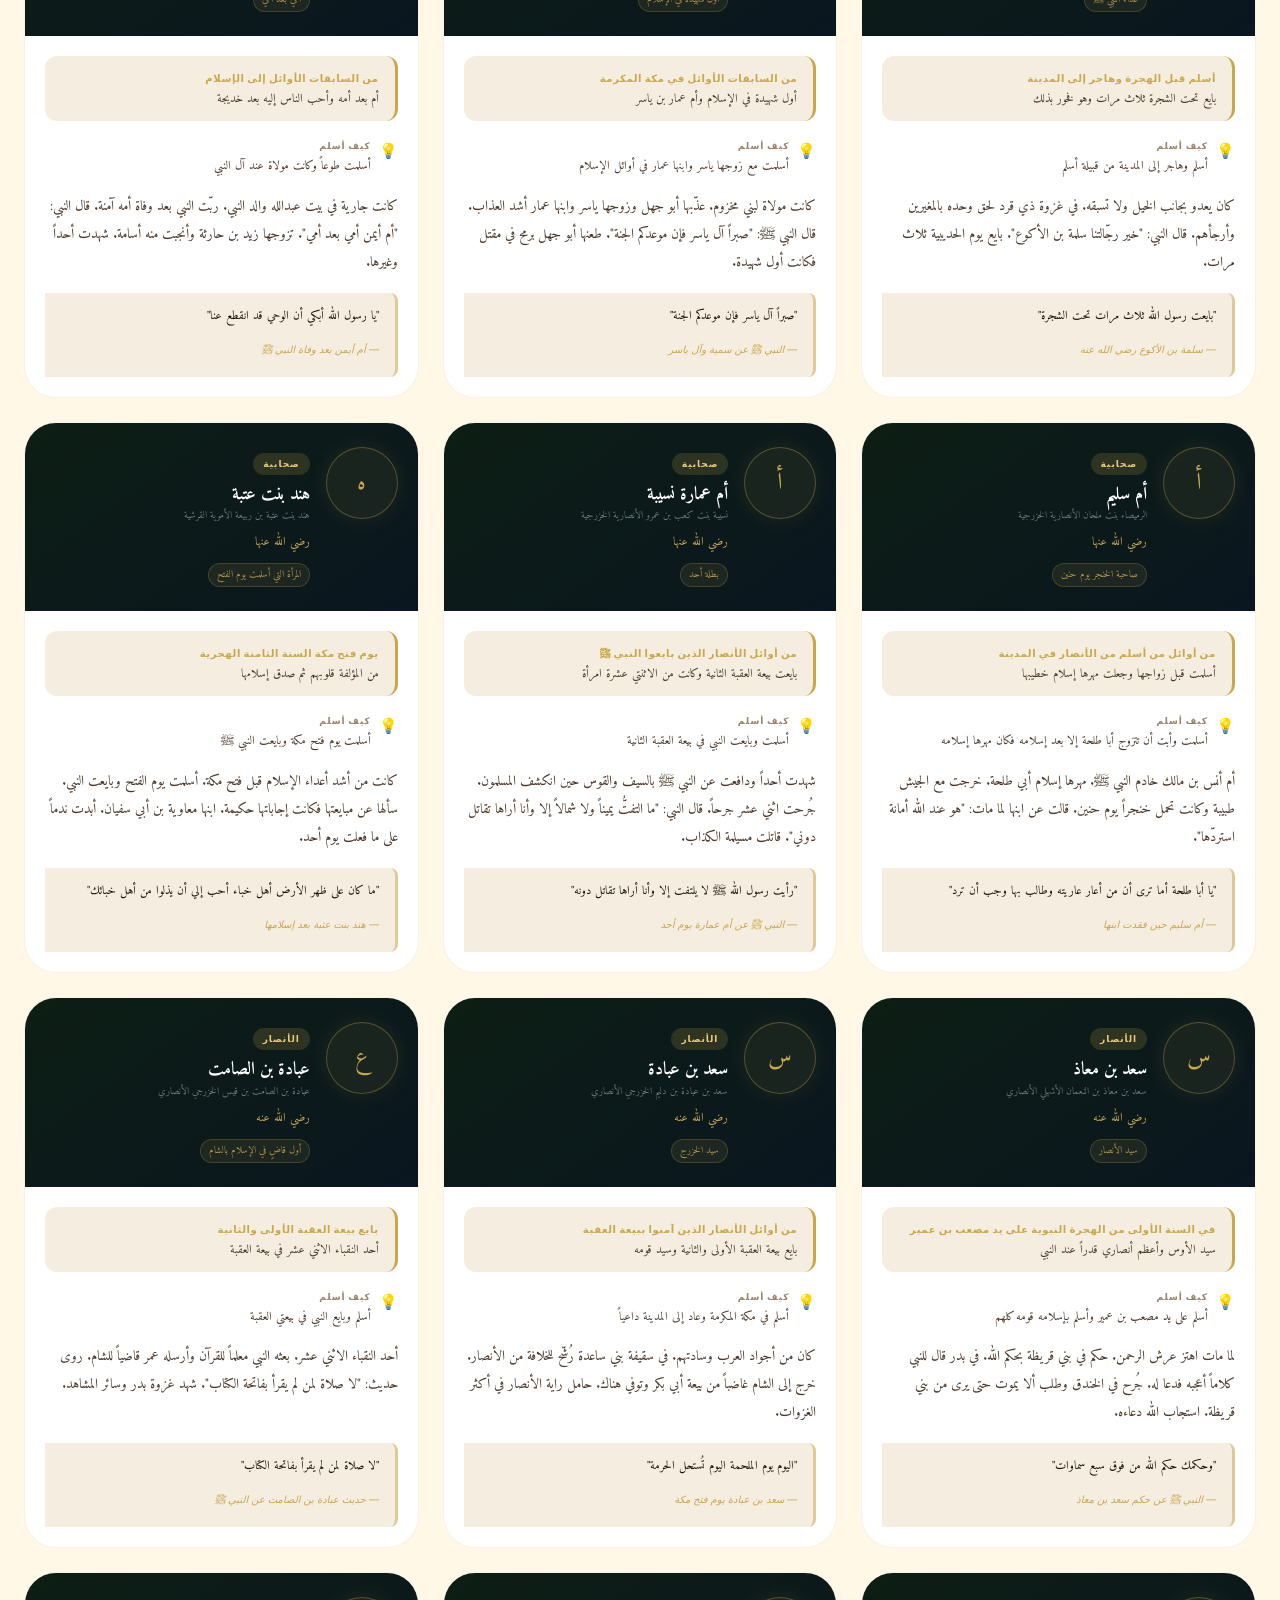
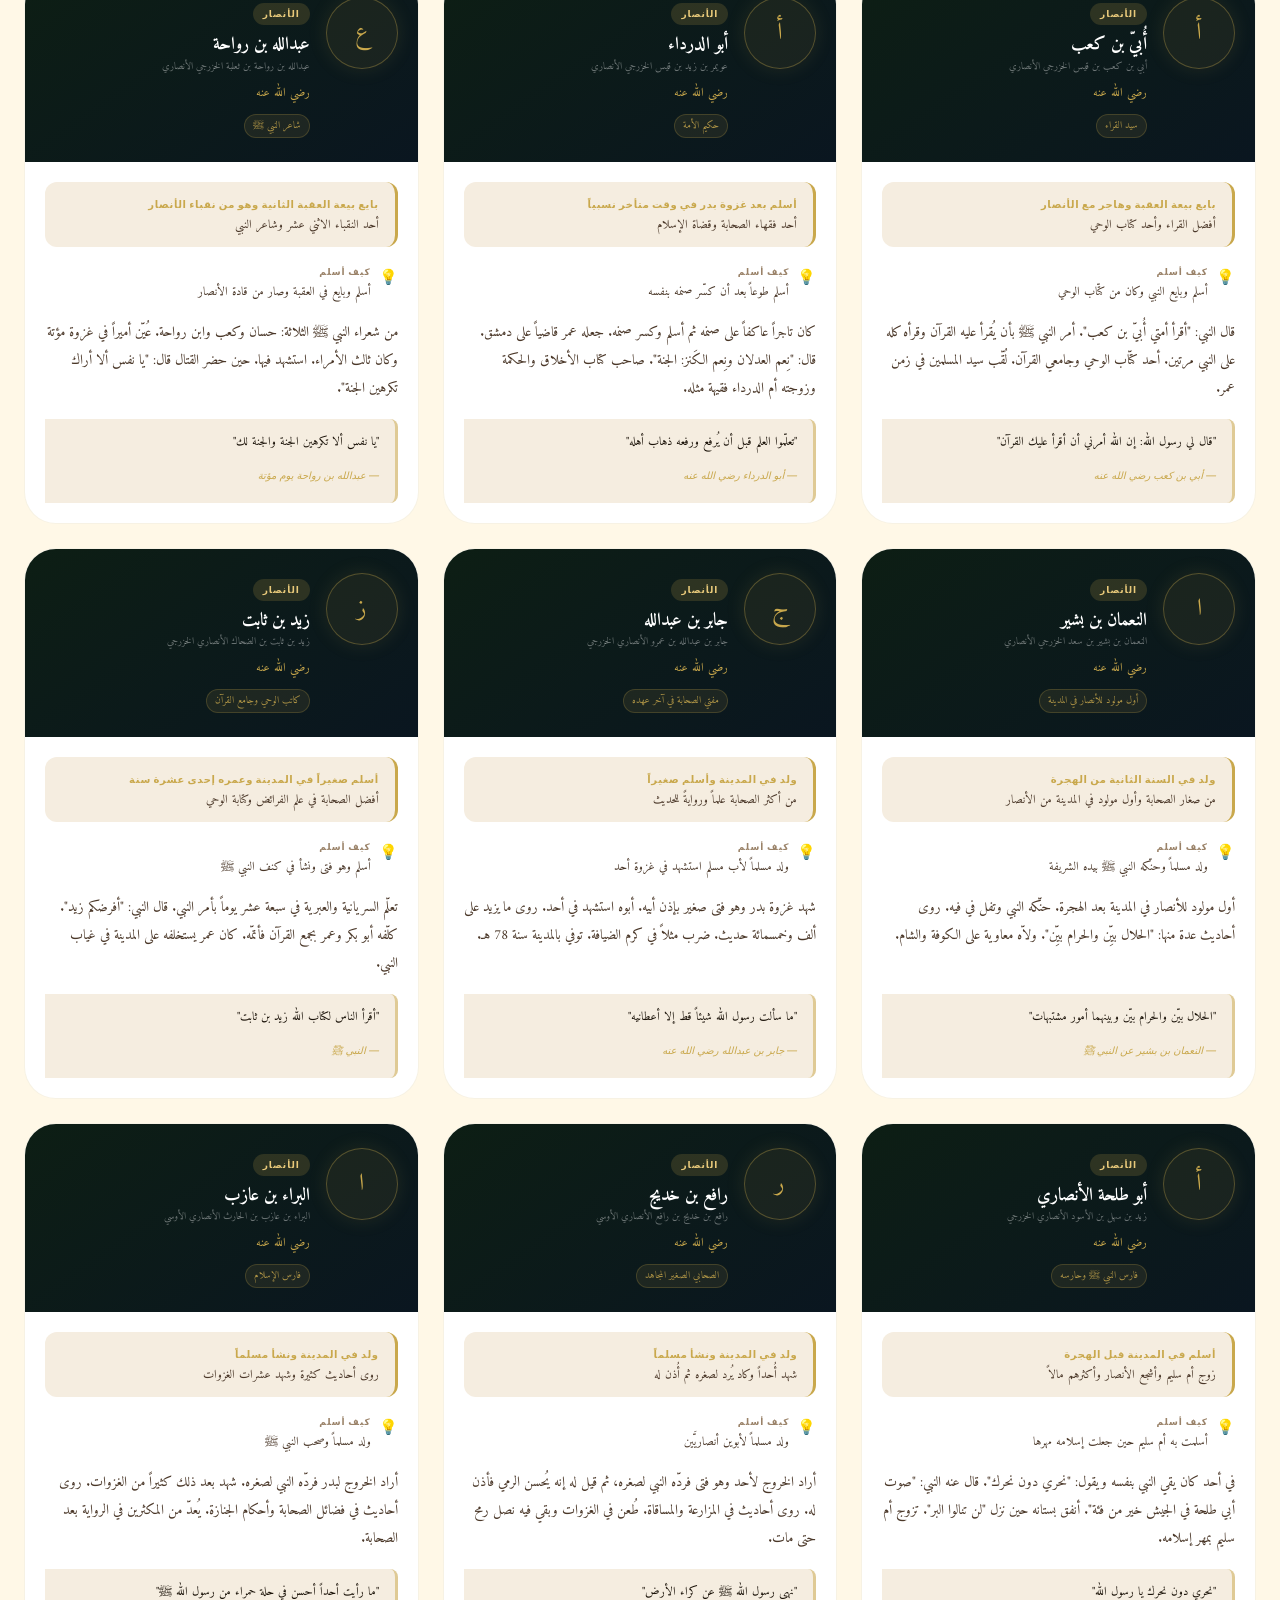
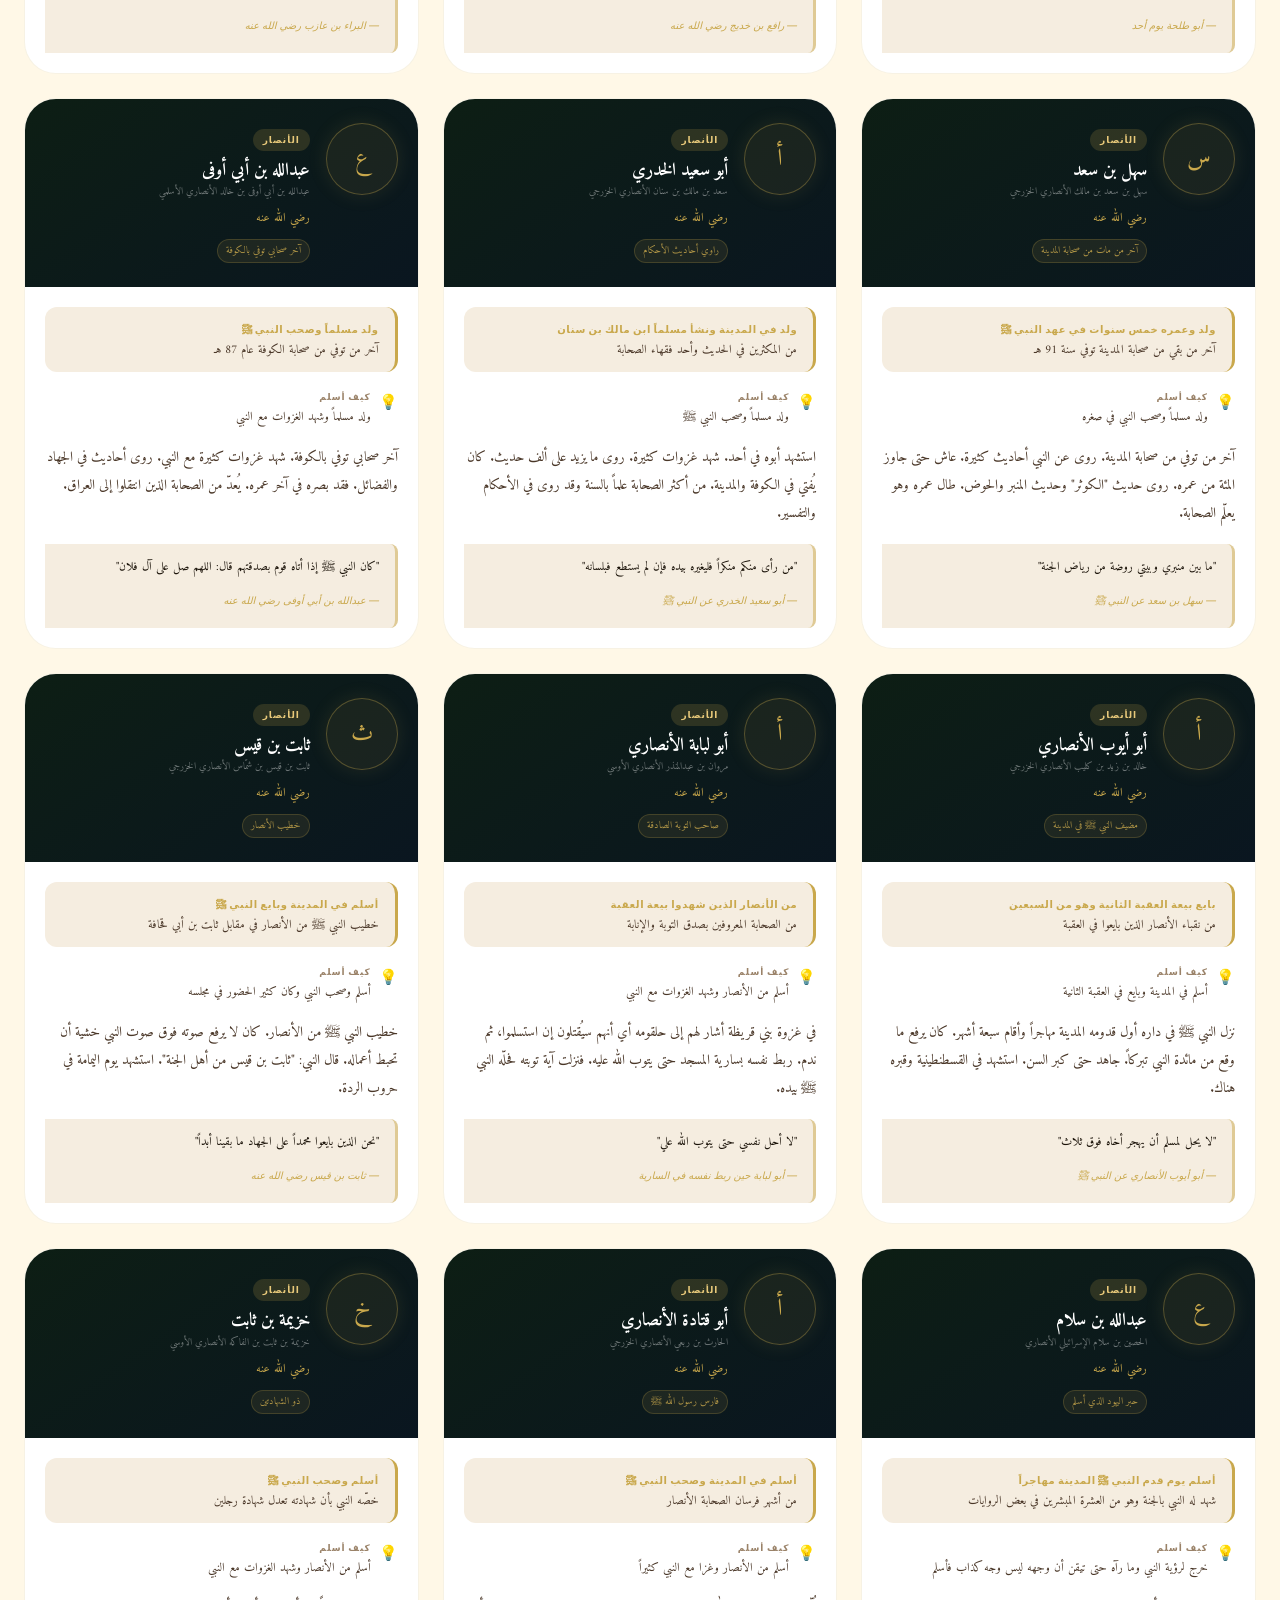
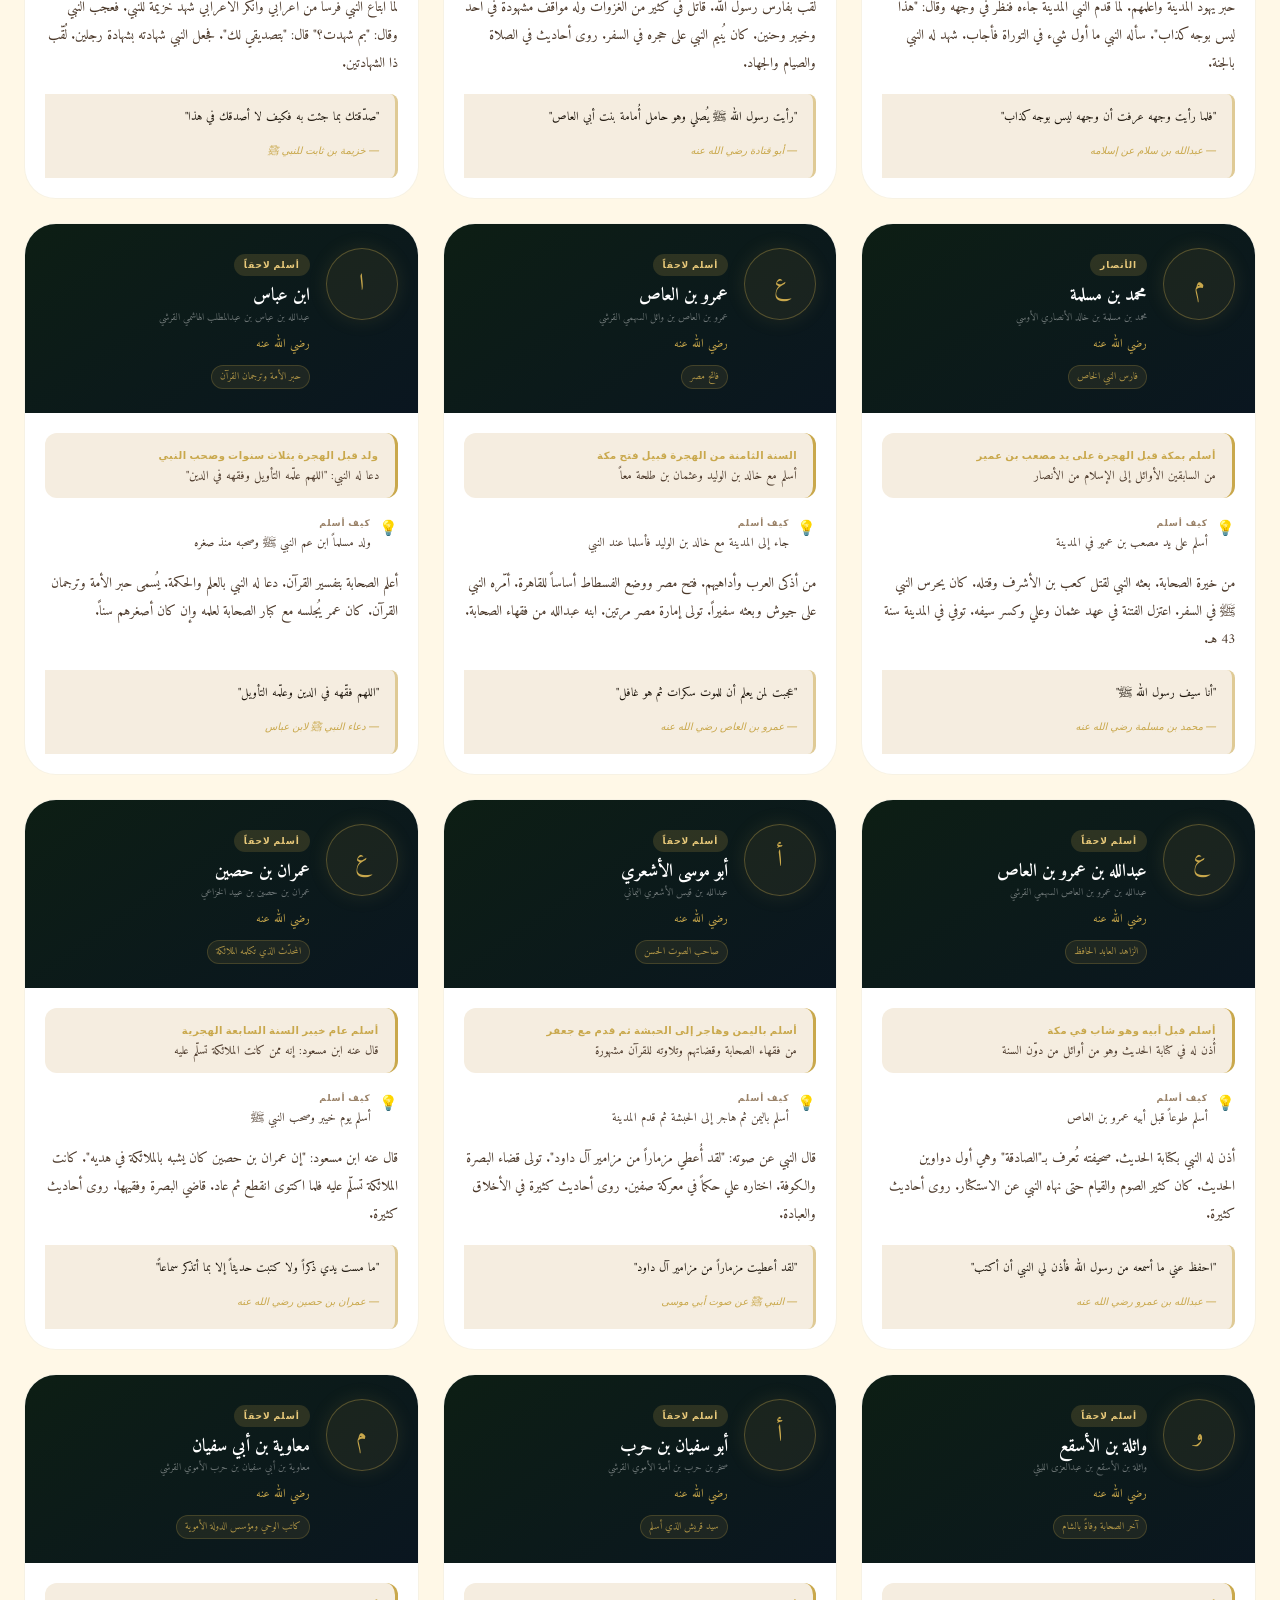
<file: companions.html>
<!DOCTYPE html>
<html lang="ar" dir="rtl" data-theme="light">
<head>
  <meta charset="UTF-8"/>
  <meta name="viewport" content="width=device-width, initial-scale=1.0"/>
  <meta name="description" content="الصحابة الكرام — رفاق النبي محمد ﷺ الذين حملوا مشعل الرسالة"/>
  <title>الصحابة الكرام | سيرة النور</title>
  <link rel="preconnect" href="https://fonts.googleapis.com"/>
  <link rel="preconnect" href="https://fonts.gstatic.com" crossorigin/>
  <link rel="stylesheet" href="css/main.css"/>
  <style>
    .companions-hero {
      padding: 140px var(--space-6) var(--space-20);
      text-align: center;
      background: var(--bg-page);
      position: relative; overflow: hidden;
    }
    .companions-hero-title {
      font-family: var(--font-arabic);
      font-size: var(--text-6xl); font-weight: 700;
      color: var(--text-primary); margin-bottom: var(--space-4);
    }
    body.ltr .companions-hero-title { font-family: var(--font-serif); }
    .companions-hero-sub {
      font-family: var(--font-arabic); font-size: var(--text-xl);
      color: var(--text-secondary); max-width: 600px; margin: 0 auto;
    }

    /* ── Filter bar ── */
    .cmp-filter-bar {
      position: sticky; top: 68px; z-index: 80;
      background: rgba(255,255,255,0.88);
      border-bottom: 1px solid rgba(201,168,76,0.18);
      backdrop-filter: blur(24px) saturate(160%);
      -webkit-backdrop-filter: blur(24px) saturate(160%);
      box-shadow: 0 4px 24px rgba(0,0,0,0.07), 0 1px 0 rgba(201,168,76,0.12);
      padding: var(--space-3) var(--space-6);
    }
    [data-theme="dark"] .cmp-filter-bar {
      background: rgba(14,16,22,0.88);
      border-bottom-color: rgba(201,168,76,0.12);
    }
    .cmp-filter-inner {
      max-width: 1200px; margin-inline: auto;
      display: flex; align-items: center; gap: var(--space-2); flex-wrap: wrap;
    }
    .cmp-filter-label {
      font-family: var(--font-ui); font-size: var(--text-xs); font-weight: 600;
      letter-spacing: var(--tracking-widest); text-transform: uppercase;
      color: var(--text-muted); white-space: nowrap;
      padding-inline-end: var(--space-3);
      border-inline-end: 1px solid var(--border-subtle);
      margin-inline-end: var(--space-1);
    }
    .cmp-filter-btn {
      font-family: var(--font-arabic); font-size: var(--text-sm); font-weight: 500;
      color: var(--text-secondary); background: transparent;
      border: 1px solid var(--border-subtle); border-radius: var(--radius-full);
      padding: var(--space-1-5) var(--space-4); cursor: pointer;
      transition: color .2s, background .2s, border-color .2s; white-space: nowrap;
    }
    body.ltr .cmp-filter-btn { font-family: var(--font-ui); }
    .cmp-filter-btn:hover { color: var(--color-gold); border-color: rgba(201,168,76,.45); background: rgba(201,168,76,.07); }
    .cmp-filter-btn.active { color: var(--color-gold); background: rgba(201,168,76,.12); border-color: rgba(201,168,76,.5); font-weight: 700; }
    .cmp-count {
      font-family: var(--font-ui); font-size: var(--text-xs);
      color: var(--text-muted); margin-inline-start: auto; white-space: nowrap;
    }

    /* ── Card entrance animation ── */
    @keyframes cardFadeUp {
      from { opacity: 0; transform: translateY(18px); }
      to   { opacity: 1; transform: translateY(0); }
    }
    .companion-full-card {
      animation: cardFadeUp .45s var(--ease-out-expo) both;
    }

    /* ── Companion grid ── */
    .companion-full-grid {
      display: grid;
      grid-template-columns: repeat(3, 1fr);
      gap: var(--space-6);
    }
    @media (max-width: 1100px) { .companion-full-grid { grid-template-columns: repeat(2, 1fr); } }
    @media (max-width: 680px)  { .companion-full-grid { grid-template-columns: 1fr; } }

    .companion-full-card {
      background: var(--bg-surface);
      border: 1px solid var(--border-subtle);
      border-radius: var(--radius-2xl);
      overflow: hidden;
      display: flex; flex-direction: column;
      transition: transform var(--duration-slow) var(--ease-spring),
                  box-shadow var(--duration-slow), border-color var(--duration-base);
    }
    .companion-full-card:hover {
      transform: translateY(-5px);
      box-shadow: var(--shadow-gold);
      border-color: var(--border-gold);
    }

    /* Card header */
    .companion-card-header {
      background: linear-gradient(145deg, #0d1e14, #0a1620);
      padding: var(--space-6) var(--space-5);
      display: flex; align-items: flex-start; gap: var(--space-4);
    }
    .ms-farewell .companion-card-header { background: linear-gradient(145deg, #1a0f05, #120a08); }

    .companion-avatar-lg {
      width: 72px; height: 72px; flex-shrink: 0;
      border-radius: var(--radius-full);
      background: rgba(201,168,76,0.08);
      border: 1.5px solid rgba(201,168,76,0.35);
      display: flex; align-items: center; justify-content: center;
      font-family: var(--font-arabic); font-size: var(--text-2xl);
      color: var(--color-gold);
      box-shadow: 0 0 20px rgba(201,168,76,0.12);
    }
    .companion-header-info { flex: 1; min-width: 0; }

    .companion-cat-pill {
      display: inline-block; margin-bottom: var(--space-2);
      font-family: var(--font-ui); font-size: 9px; font-weight: 700;
      letter-spacing: .1em; text-transform: uppercase;
      padding: 2px 10px; border-radius: var(--radius-full);
      background: rgba(201,168,76,0.18); color: var(--color-gold-light);
    }
    .companion-full-name {
      font-family: var(--font-arabic); font-size: var(--text-lg); font-weight: 700;
      color: #fff; line-height: 1.3; margin-bottom: 2px;
    }
    body.ltr .companion-full-name { font-family: var(--font-serif); }
    .companion-full-name-small {
      font-family: var(--font-arabic); font-size: 10px;
      color: rgba(255,255,255,.4); line-height: 1.5;
      margin-bottom: var(--space-2);
    }
    .companion-full-honorific {
      font-family: var(--font-arabic); font-size: var(--text-xs);
      color: var(--color-gold); margin-bottom: var(--space-2);
    }
    .companion-title-chips { display: flex; flex-wrap: wrap; gap: 4px; }
    .companion-title-chip {
      font-family: var(--font-arabic); font-size: 10px;
      color: rgba(201,168,76,.85); background: rgba(201,168,76,.1);
      border: 1px solid rgba(201,168,76,.22); border-radius: var(--radius-full);
      padding: 1px 8px;
    }

    /* Card body */
    .companion-card-body { padding: var(--space-5); flex: 1; display: flex; flex-direction: column; gap: var(--space-4); }

    .companion-islam-block {
      background: var(--bg-muted);
      border-radius: var(--radius-lg);
      padding: var(--space-3) var(--space-4);
      border-inline-start: 3px solid var(--color-gold);
    }
    .companion-islam-date {
      font-family: var(--font-ui); font-size: 10px; font-weight: 700;
      letter-spacing: .06em; color: var(--color-gold);
      margin-bottom: 3px;
    }
    .companion-islam-rank {
      font-family: var(--font-arabic); font-size: var(--text-xs);
      color: var(--text-secondary); line-height: 1.5;
    }

    .companion-how-block {
      display: flex; gap: var(--space-2); align-items: flex-start;
    }
    .companion-how-icon {
      font-size: 15px; flex-shrink: 0; margin-top: 1px;
    }
    .companion-how-label {
      font-family: var(--font-ui); font-size: 9px; font-weight: 700;
      letter-spacing: .1em; text-transform: uppercase;
      color: var(--text-muted); display: block; margin-bottom: 2px;
    }
    .companion-how-text {
      font-family: var(--font-arabic); font-size: var(--text-xs);
      color: var(--text-secondary); line-height: 1.65;
    }

    .companion-full-desc {
      font-family: var(--font-arabic); font-size: var(--text-sm);
      color: var(--text-secondary); line-height: var(--leading-arabic);
    }
    body.ltr .companion-full-desc { font-family: var(--font-ui); line-height: var(--leading-relaxed); }

    .companion-full-quote {
      margin-top: auto;
      background: var(--bg-muted);
      border-inline-start: 3px solid rgba(201,168,76,.5);
      padding: var(--space-3) var(--space-4);
      border-radius: 0 var(--radius-md) var(--radius-md) 0;
    }
    .companion-full-quote-text {
      font-family: var(--font-arabic); font-size: var(--text-xs);
      color: var(--text-primary); line-height: var(--leading-arabic);
      display: block; margin-bottom: 4px;
    }
    .companion-full-quote-src {
      font-family: var(--font-ui); font-size: 10px; color: var(--color-gold);
    }

    /* ── Intro verse block ── */
    .companions-verse {
      background: linear-gradient(135deg, var(--era5-bg), #061810);
      padding: var(--space-16) var(--space-6);
      text-align: center;
    }

    /* Modal */
    #event-modal {
      position: fixed; inset: 0; z-index: var(--z-modal);
      background: var(--overlay-bg); backdrop-filter: blur(8px);
      display: flex; align-items: center; justify-content: center;
      opacity: 0; pointer-events: none;
      transition: opacity var(--duration-slow) var(--ease-out-expo);
    }
    #event-modal.is-open { opacity: 1; pointer-events: all; }
    .modal-box {
      background: var(--bg-surface); border-radius: var(--radius-2xl);
      border: 1px solid var(--border-default);
      max-width: 640px; width: calc(100% - 2rem);
      max-height: 90vh; overflow-y: auto;
      padding: var(--space-10); position: relative;
      box-shadow: var(--shadow-2xl);
      transform: translateY(30px) scale(0.97);
      transition: transform var(--duration-slow) var(--ease-out-expo);
    }
    #event-modal.is-open .modal-box { transform: translateY(0) scale(1); }
    .modal-close {
      position: absolute; top: var(--space-5); inset-inline-end: var(--space-5);
      width: 36px; height: 36px; border-radius: var(--radius-full);
      background: var(--bg-muted); color: var(--text-secondary);
      display: flex; align-items: center; justify-content: center;
      font-size: 1.2rem; cursor: pointer; border: none;
    }
    .modal-close:hover { background: rgba(201,168,76,0.15); color: var(--color-gold); }
  </style>
</head>

<body data-page="companions">
  <div id="reading-progress-track"><div id="reading-progress"></div></div>

  <!-- NAV -->
  <nav id="main-nav">
    <div class="nav-inner">
      <a href="index.html" class="nav-logo">
        <span class="nav-logo-primary">سيرة <span class="nav-logo-gold">النبي</span> ﷺ</span>
        <span class="nav-logo-sub">The Prophet Seerah</span>
      </a>
      <ul class="nav-links">
        <li><a href="index.html"       class="nav-link" data-i18n="nav.home">الرئيسية</a></li>
        <li><a href="timeline.html"    class="nav-link" data-i18n="nav.timeline">السيرة الزمنية</a></li>
        <li><a href="events.html"      class="nav-link" data-i18n="nav.events">الأحداث الكبرى</a></li>
        <li><a href="companions.html"  class="nav-link active" data-i18n="nav.companions">الصحابة الكرام</a></li>
        <li><a href="about.html"       class="nav-link" data-i18n="nav.about">عن النبي</a></li>
        <li><a href="character.html"   class="nav-link" data-i18n="nav.character">أخلاقه الشريفة</a></li>
        <li><a href="family-tree.html" class="nav-link" data-i18n="nav.family">شجرة النسب</a></li>
      </ul>
      <div class="nav-actions">
        <div class="lang-switcher">
          <button class="lang-btn" data-lang-btn="ar">ع</button>
          <button class="lang-btn" data-lang-btn="en">EN</button>
          <button class="lang-btn" data-lang-btn="fr">FR</button>
        </div>
        <button class="theme-toggle" data-theme-toggle aria-label="تبديل المظهر">
          <svg class="theme-icon-moon" width="18" height="18" viewBox="0 0 24 24" fill="none" stroke="currentColor" stroke-width="2"><path d="M21 12.79A9 9 0 1 1 11.21 3 7 7 0 0 0 21 12.79z"/></svg>
          <svg class="theme-icon-sun"  width="18" height="18" viewBox="0 0 24 24" fill="none" stroke="currentColor" stroke-width="2" style="display:none"><circle cx="12" cy="12" r="5"/><line x1="12" y1="1" x2="12" y2="3"/><line x1="12" y1="21" x2="12" y2="23"/></svg>
        </button>
        <button id="menu-toggle" aria-label="القائمة" aria-expanded="false">
          <svg width="20" height="20" viewBox="0 0 24 24" fill="none" stroke="currentColor" stroke-width="2"><line x1="3" y1="6" x2="21" y2="6"/><line x1="3" y1="12" x2="21" y2="12"/><line x1="3" y1="18" x2="21" y2="18"/></svg>
        </button>
      </div>
    </div>
  </nav>

  <!-- Mobile menu -->
  <div id="mobile-menu">
    <button style="position:absolute;top:20px;inset-inline-end:20px;background:none;border:none;font-size:1.5rem;color:var(--text-primary);cursor:pointer;" onclick="MobileMenu.close()">✕</button>
    <nav><ul style="display:flex;flex-direction:column;gap:16px;text-align:center;list-style:none;">
      <li><a href="index.html"       class="mobile-nav-link" data-i18n="nav.home">الرئيسية</a></li>
      <li><a href="timeline.html"    class="mobile-nav-link" data-i18n="nav.timeline">السيرة الزمنية</a></li>
      <li><a href="events.html"      class="mobile-nav-link" data-i18n="nav.events">الأحداث الكبرى</a></li>
      <li><a href="companions.html"  class="mobile-nav-link" data-i18n="nav.companions">الصحابة الكرام</a></li>
      <li><a href="about.html"       class="mobile-nav-link" data-i18n="nav.about">عن النبي</a></li>
      <li><a href="character.html"   class="mobile-nav-link" data-i18n="nav.character">أخلاقه الشريفة</a></li>
      <li><a href="family-tree.html" class="mobile-nav-link" data-i18n="nav.family">شجرة النسب</a></li>
    </ul></nav>
    <div class="lang-switcher" style="margin-top:32px;">
      <button class="lang-btn" data-lang-btn="ar">ع</button>
      <button class="lang-btn" data-lang-btn="en">EN</button>
      <button class="lang-btn" data-lang-btn="fr">FR</button>
    </div>
  </div>

  <!-- HERO -->
  <header class="companions-hero">
    <div style="position:absolute;inset:0;opacity:0.05;pointer-events:none;">
      <svg width="100%" height="100%">
        <defs><pattern id="cmp-geo" x="0" y="0" width="80" height="80" patternUnits="userSpaceOnUse">
          <polygon points="40,5 44,20 58,12 50,25 65,28 50,31 58,44 44,36 40,51 36,36 22,44 30,31 15,28 30,25 22,12 36,20"
            fill="none" stroke="#C9A84C" stroke-width="0.5"/>
        </pattern></defs>
        <rect width="100%" height="100%" fill="url(#cmp-geo)"/>
      </svg>
    </div>
    <div style="position:relative;z-index:1;">
      <p class="section-eyebrow reveal" style="color:var(--color-gold);">رفاق النبي ﷺ</p>
      <h1 class="companions-hero-title reveal" data-i18n="nav.companions">الصحابة الكرام</h1>
      <p class="companions-hero-sub reveal" data-i18n="sections.companionsSub">
        أضاؤا الدنيا بصحبته ووفائهم
      </p>
    </div>
  </header>

  <!-- VERSE -->
  <div class="companions-verse">
    <div class="container-sm">
      <p style="font-family:var(--font-quran);font-size:clamp(1.2rem,3vw,2rem);line-height:var(--leading-quran);color:rgba(255,255,255,0.9);text-align:center;margin-bottom:var(--space-4);">
        وَالسَّابِقُونَ الْأَوَّلُونَ مِنَ الْمُهَاجِرِينَ وَالْأَنصَارِ وَالَّذِينَ اتَّبَعُوهُم بِإِحْسَانٍ رَّضِيَ اللَّهُ عَنْهُمْ وَرَضُوا عَنْهُ
      </p>
      <p style="font-family:var(--font-ui);font-size:var(--text-sm);color:var(--color-gold);text-align:center;letter-spacing:var(--tracking-widest);">
        سورة التوبة • الآية ١٠٠
      </p>
    </div>
  </div>

  <!-- FILTER BAR -->
  <div class="cmp-filter-bar" id="cmp-filter-bar">
    <div class="cmp-filter-inner">
      <span class="cmp-filter-label" id="cmp-filter-label">تصفية</span>
      <button class="cmp-filter-btn active" data-cat="all" id="cmp-btn-all">الكل</button>
      <button class="cmp-filter-btn" data-cat="ten"     id="cmp-btn-ten">العشرة المبشرون</button>
      <button class="cmp-filter-btn" data-cat="mothers" id="cmp-btn-mothers">أمهات المؤمنين</button>
      <button class="cmp-filter-btn" data-cat="family"  id="cmp-btn-family">آل البيت</button>
      <button class="cmp-filter-btn" data-cat="early"   id="cmp-btn-early">السابقون الأولون</button>
      <button class="cmp-filter-btn" data-cat="ansar"   id="cmp-btn-ansar">الأنصار</button>
      <button class="cmp-filter-btn" data-cat="later"   id="cmp-btn-later">أسلم لاحقاً</button>
      <button class="cmp-filter-btn" data-cat="women"   id="cmp-btn-women">الصحابيات</button>
      <span class="cmp-count" id="cmp-count"></span>
    </div>
  </div>

  <!-- COMPANIONS FULL GRID -->
  <main class="section">
    <div class="container-lg">
      <div class="companion-full-grid" id="companions-container">
        <!-- Rendered by JS -->
      </div>
    </div>
  </main>

  <!-- Closing quote -->
  <section style="background:var(--bg-muted);padding:var(--space-20) var(--space-6);text-align:center;">
    <div class="container-sm reveal">
      <p style="font-family:var(--font-arabic);font-size:var(--text-lg);color:var(--text-muted);margin-bottom:var(--space-4);">
        قال رسول الله ﷺ
      </p>
      <blockquote style="font-family:var(--font-arabic);font-size:clamp(1.1rem,2.5vw,1.5rem);color:var(--text-primary);line-height:var(--leading-arabic);margin-bottom:var(--space-4);">
        "لا تسبّوا أصحابي، فوالذي نفسي بيده لو أنفق أحدكم مثل أُحُدٍ ذهباً ما بلغَ مُدَّ أحدِهم ولا نَصِيفه"
      </blockquote>
      <p style="font-family:var(--font-ui);font-size:var(--text-sm);color:var(--color-gold);letter-spacing:var(--tracking-wide);">
        متفق عليه — البخاري ومسلم
      </p>
    </div>
  </section>

  <!-- Footer -->
  <footer class="footer">
    <div class="container-lg">
      <div style="text-align:center;padding-bottom:var(--space-12);">
        <span style="font-family:var(--font-arabic);font-size:var(--text-2xl);color:var(--color-gold);display:block;margin-bottom:var(--space-4);" class="animate-salawat">
          اللهم صلِّ وسلِّم على سيدنا محمد ﷺ
        </span>
        <div style="display:flex;justify-content:center;gap:var(--space-4);flex-wrap:wrap;">
          <a href="index.html"    class="footer-link">الرئيسية</a>
          <a href="timeline.html" class="footer-link">السيرة الزمنية</a>
          <a href="events.html"   class="footer-link">الأحداث</a>
          <a href="about.html"    class="footer-link">عن النبي</a>
        </div>
      </div>
      <div class="footer-bottom" style="justify-content:center;">
        <p class="footer-copyright">© ١٤٤٦ هـ — سيرة النور</p>
      </div>
    </div>
  </footer>

  <button id="scroll-top" aria-label="العودة لأعلى">↑</button>
  <div id="toast-container" class="toast-container" aria-live="polite"></div>

  <script src="js/translations.js"></script>
  <script src="js/theme.js"></script>
  <script src="js/main.js"></script>
  <script>
    let _allCompanions = [];
    let _activeCat = 'all';
    let _ui = {};
    let _lang = 'ar';

    function getCmpUI(lang) {
      return TRANSLATIONS[lang]?.companionsUI || TRANSLATIONS.ar.companionsUI;
    }

    function updateFilterBarLabels(lang) {
      _ui = getCmpUI(lang);
      const fl = document.getElementById('cmp-filter-label');
      if (fl) fl.textContent = _ui.filterLabel;
      const catKeys = ['all','ten','mothers','family','early','ansar','later','women'];
      catKeys.forEach(k => {
        const btn = document.getElementById('cmp-btn-' + k);
        if (btn) btn.textContent = _ui.cats[k] || k;
      });
    }

    function buildCard(c) {
      const chips = (c.title || '').split('·').map(t => t.trim()).filter(Boolean)
        .map(t => `<span class="companion-title-chip">${t}</span>`).join('');
      const catLabel = (_ui.catPills && _ui.catPills[c.cat]) || c.cat;
      const initial = c.name ? c.name[0] : '؟';

      return `
        <article class="companion-full-card" id="companion-${c.id}" data-cat="${c.cat}">
          <div class="companion-card-header">
            <div class="companion-avatar-lg">${initial}</div>
            <div class="companion-header-info">
              <span class="companion-cat-pill">${catLabel}</span>
              <h2 class="companion-full-name">${c.name}</h2>
              ${c.fullName ? `<p class="companion-full-name-small">${c.fullName}</p>` : ''}
              <p class="companion-full-honorific">${c.honorific || ''}</p>
              ${chips ? `<div class="companion-title-chips">${chips}</div>` : ''}
            </div>
          </div>
          <div class="companion-card-body">
            ${c.islamDate ? `
            <div class="companion-islam-block">
              <div class="companion-islam-date">
                ${(function() {
                  const hijri = getCompanionHijri(c.islamDate, _lang);
                  const m = c.islamDate.match(/\b(\d{3,4})\b/);
                  const ceYear = m ? m[1] : null;
                  const ceLabel = _lang === 'ar' ? 'م' : 'CE';
                  return (ceYear && hijri)
                    ? ceYear + ' ' + ceLabel + ' <span class="event-year-sep">|</span> ' + hijri
                    : c.islamDate;
                })()}
              </div>
              ${c.islamRank ? `<div class="companion-islam-rank">${c.islamRank}</div>` : ''}
            </div>` : ''}
            ${c.howConverted ? `
            <div class="companion-how-block">
              <span class="companion-how-icon">💡</span>
              <div>
                <span class="companion-how-label">${_ui.howLabel || 'كيف أسلم'}</span>
                <p class="companion-how-text">${c.howConverted}</p>
              </div>
            </div>` : ''}
            <p class="companion-full-desc">${c.desc || ''}</p>
            ${c.quote ? `
            <blockquote class="companion-full-quote">
              <span class="companion-full-quote-text">"${c.quote}"</span>
              ${c.quoteSource ? `<cite class="companion-full-quote-src">— ${c.quoteSource}</cite>` : ''}
            </blockquote>` : ''}
          </div>
        </article>`;
    }

    function renderDetailedCompanions(lang) {
      const container = document.getElementById('companions-container');
      if (!container) return;
      _lang = lang;
      _ui = getCmpUI(lang);
      updateFilterBarLabels(lang);
      _allCompanions = TRANSLATIONS[lang]?.companions || TRANSLATIONS.ar.companions;
      applyFilter(_activeCat);
    }

    function applyFilter(cat) {
      _activeCat = cat;
      const container = document.getElementById('companions-container');
      const countEl   = document.getElementById('cmp-count');
      if (!container) return;

      const filtered = cat === 'all' ? _allCompanions : _allCompanions.filter(c => c.cat === cat);
      container.innerHTML = filtered.map(buildCard).join('');

      if (countEl) countEl.textContent = filtered.length + ' ' + (_ui.countSuffix || 'صحابي');

      document.querySelectorAll('.cmp-filter-btn').forEach(btn => {
        btn.classList.toggle('active', btn.dataset.cat === cat);
      });
    }

    document.addEventListener('DOMContentLoaded', () => {
      renderDetailedCompanions(LangManager.current);

      document.getElementById('cmp-filter-bar')?.addEventListener('click', e => {
        const btn = e.target.closest('.cmp-filter-btn');
        if (btn) applyFilter(btn.dataset.cat);
      });
    });

    document.addEventListener('langChange', ({ detail: { lang } }) => {
      renderDetailedCompanions(lang);
    });
  </script>
</body>
</html>
</file>
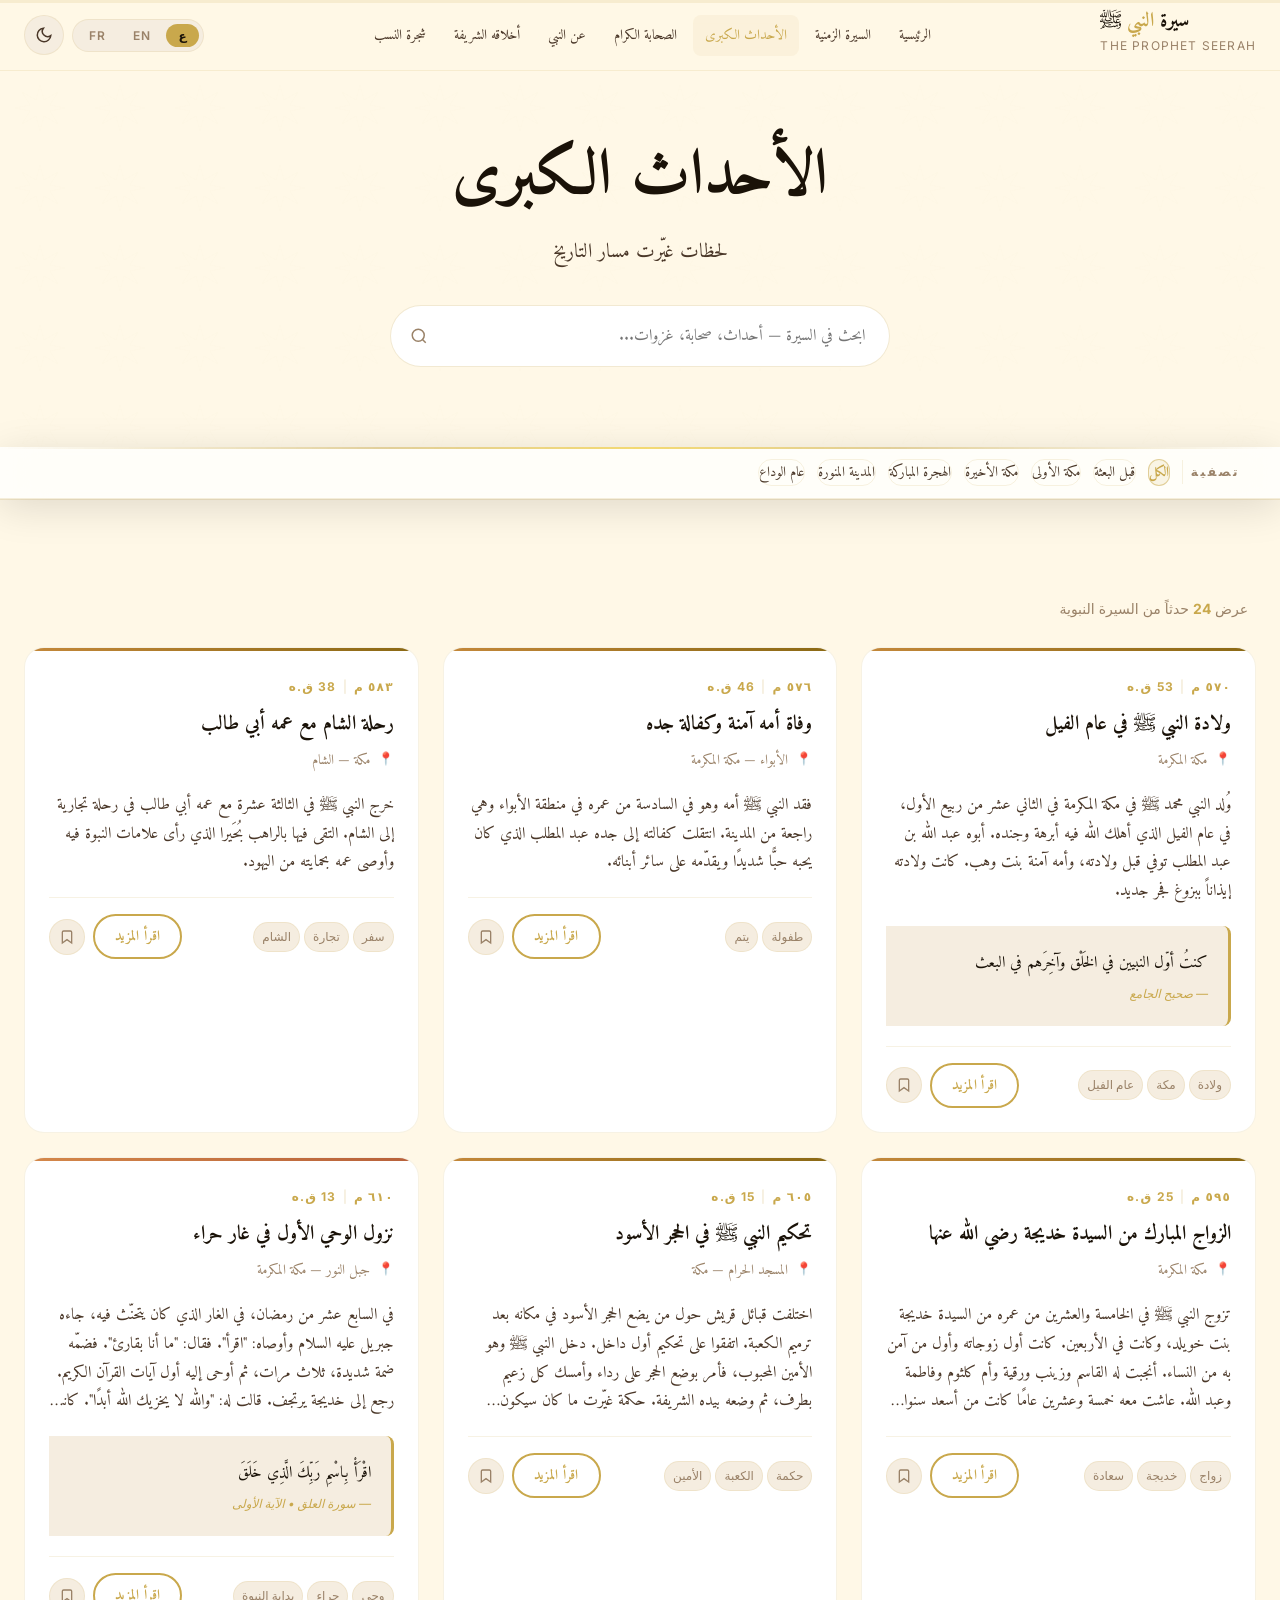
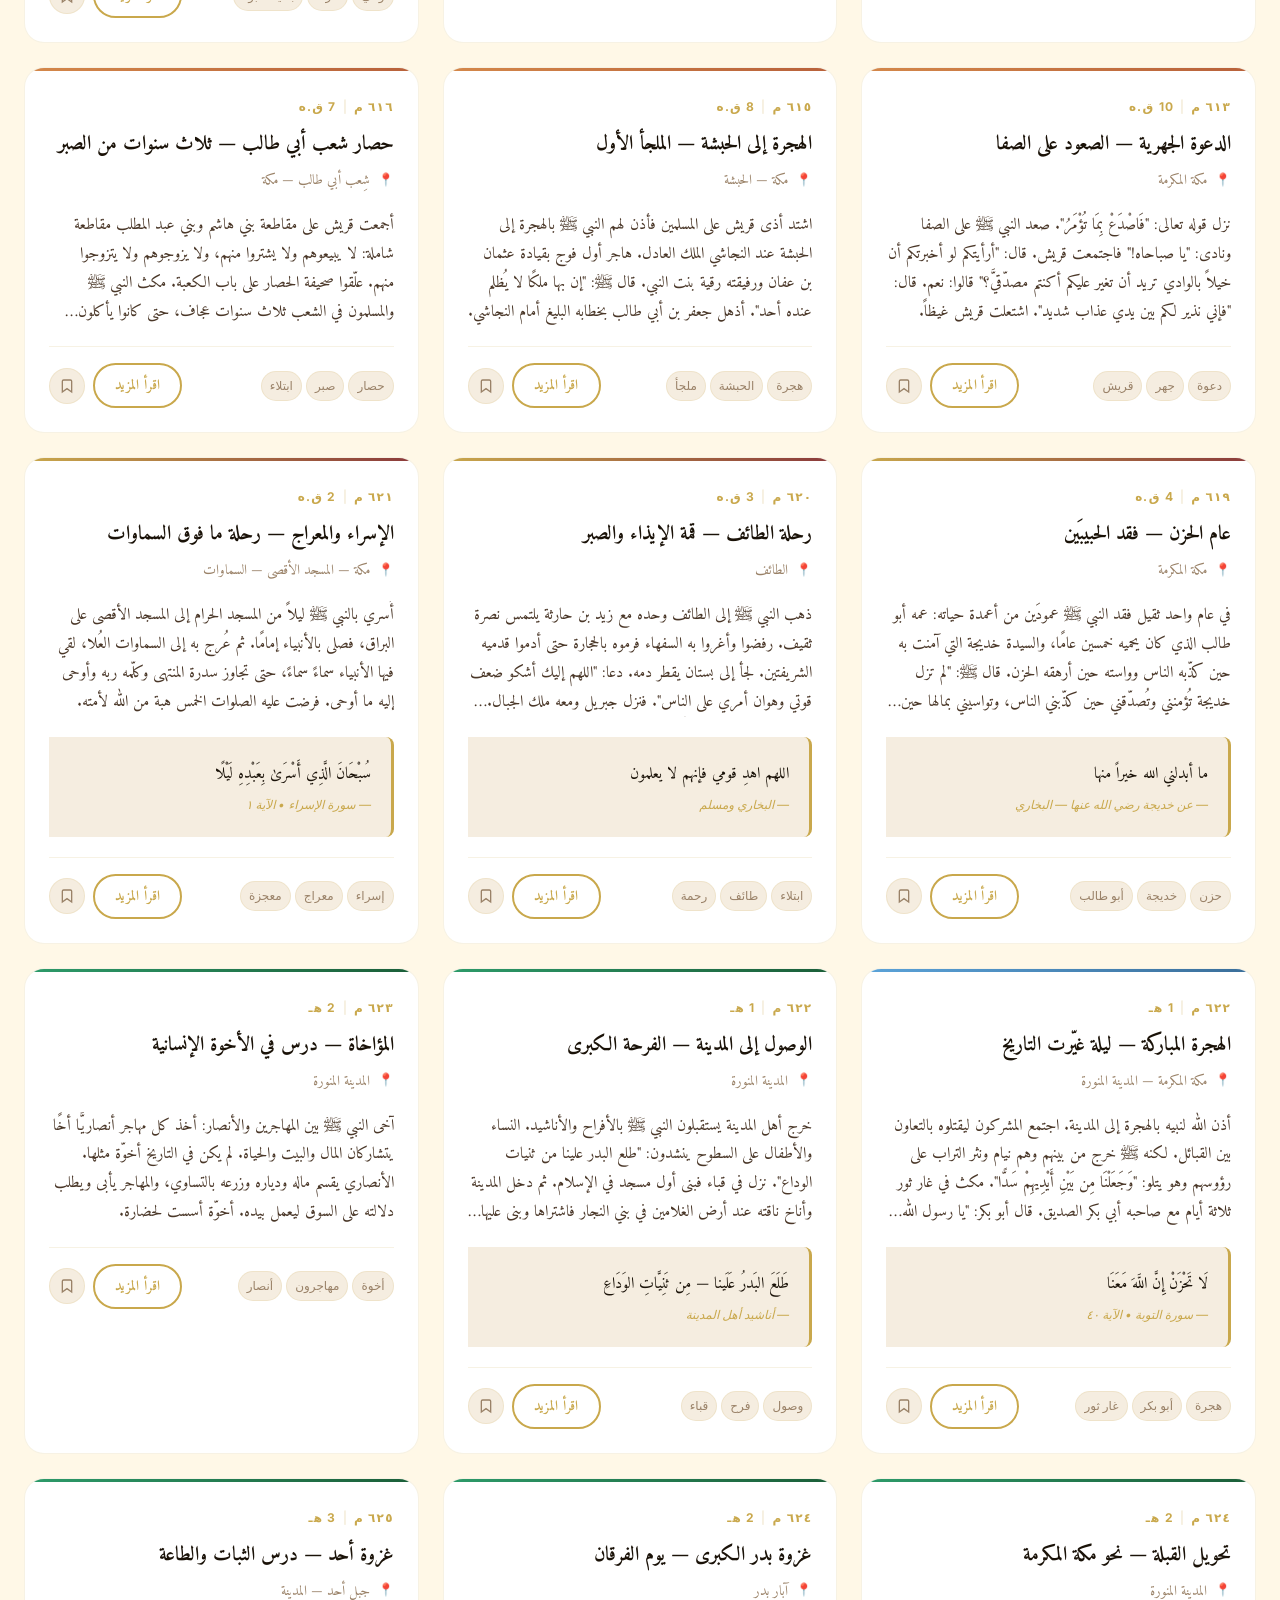
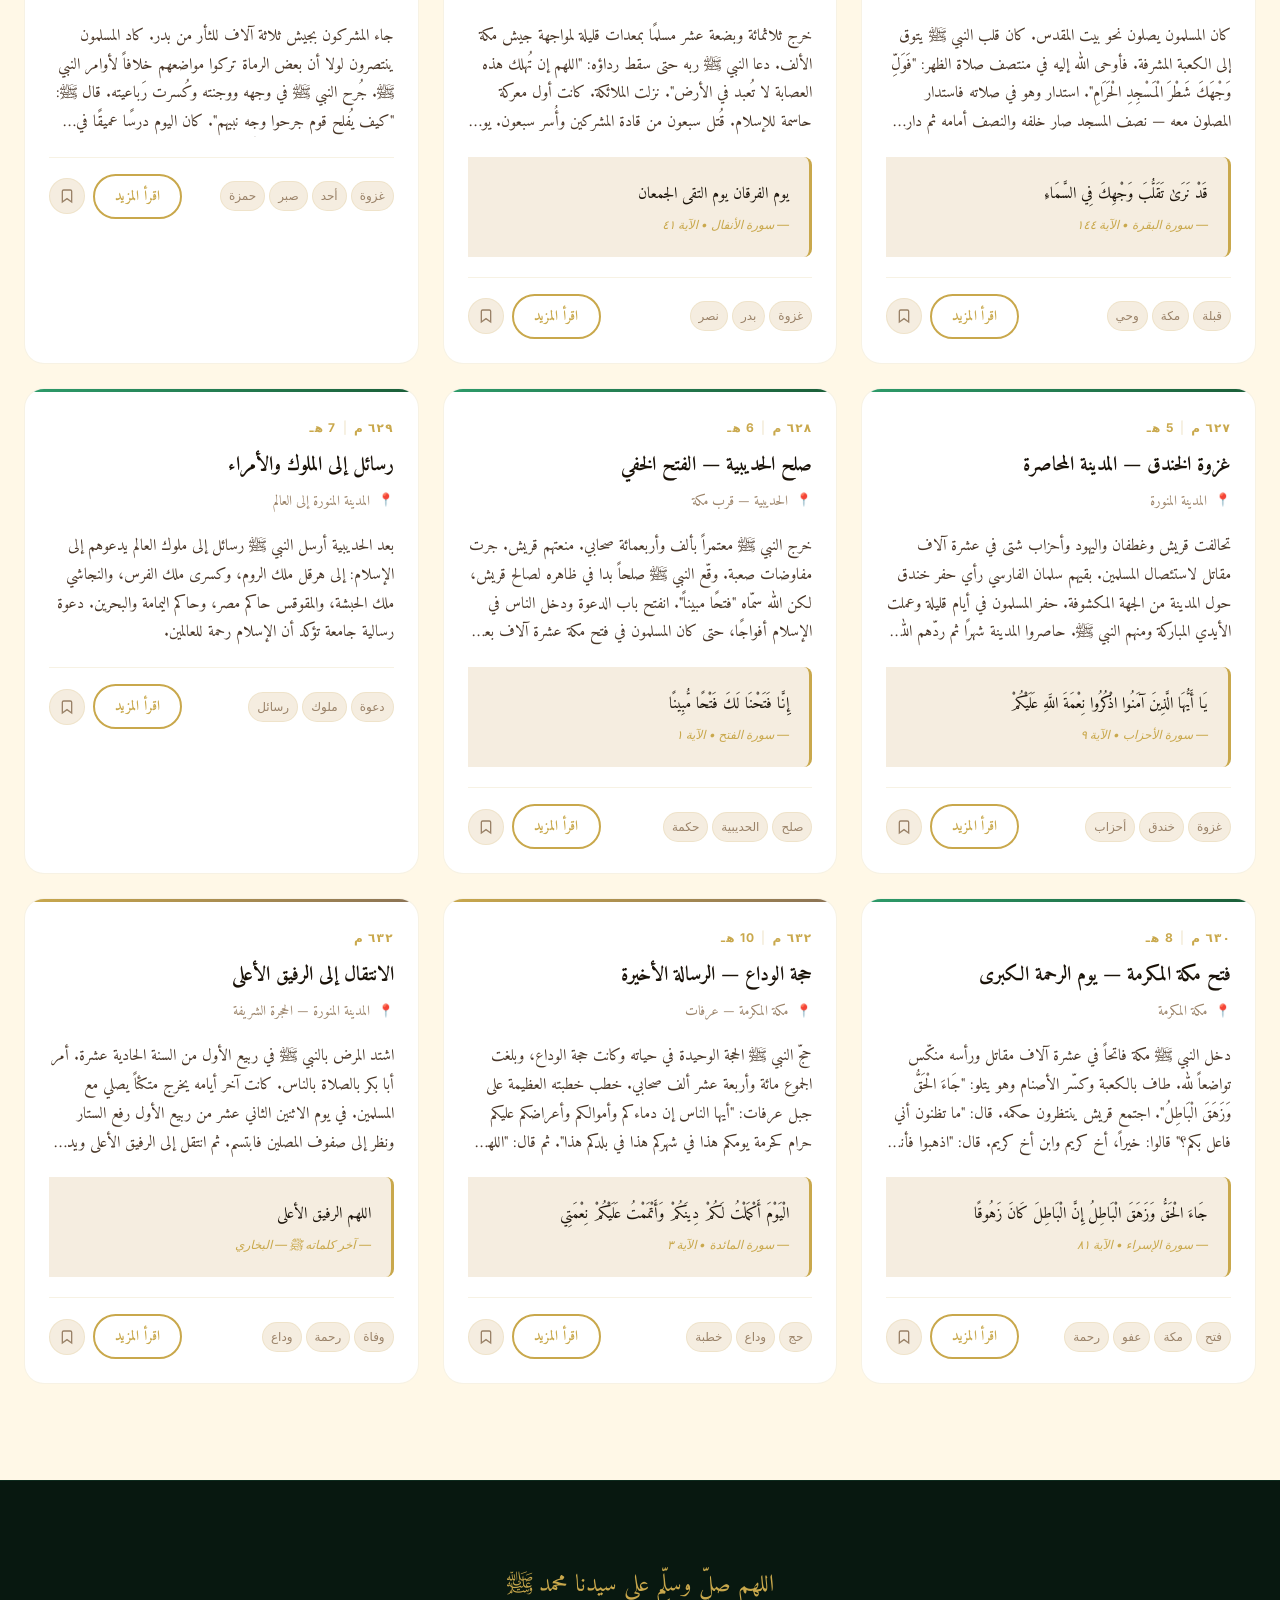
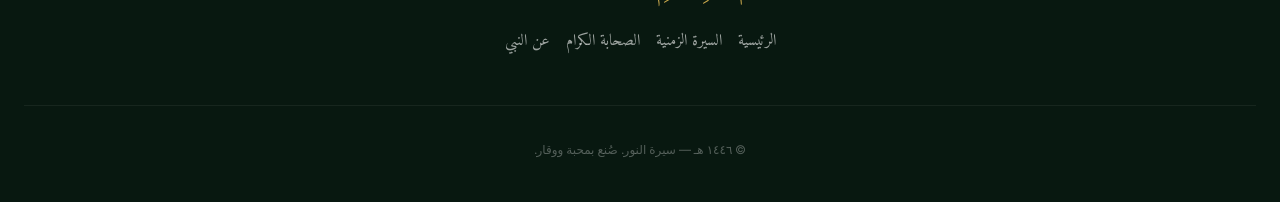
<file: events.html>
<!DOCTYPE html>
<html lang="ar" dir="rtl" data-theme="light">
<head>
  <meta charset="UTF-8"/>
  <meta name="viewport" content="width=device-width, initial-scale=1.0"/>
  <meta name="description" content="الأحداث الكبرى في سيرة النبي محمد ﷺ — الغزوات والمواقف والمحطات المفصلية"/>
  <title>الأحداث الكبرى | سيرة النور</title>
  <link rel="preconnect" href="https://fonts.googleapis.com"/>
  <link rel="preconnect" href="https://fonts.gstatic.com" crossorigin/>
  <link rel="stylesheet" href="css/main.css"/>
  <style>
    .events-hero {
      padding: 140px var(--space-6) var(--space-20);
      text-align: center;
      background: var(--bg-page);
      position: relative;
      overflow: hidden;
    }

    .events-hero-geo {
      position: absolute; inset: 0; opacity: 0.025; pointer-events: none;
    }

    .events-hero-title {
      font-family: var(--font-arabic);
      font-size: var(--text-6xl);
      font-weight: 700;
      color: var(--text-primary);
      margin-bottom: var(--space-4);
    }

    body.ltr .events-hero-title { font-family: var(--font-serif); }

    .events-hero-sub {
      font-family: var(--font-arabic);
      font-size: var(--text-xl);
      color: var(--text-secondary);
      margin-bottom: var(--space-8);
    }

    body.ltr .events-hero-sub { font-family: var(--font-serif); }

    /* ── Filter bar ── */
    .filter-bar {
      position: sticky;
      top: 68px;
      z-index: 80;
      padding: var(--space-3) var(--space-6);
      background: rgba(255,255,255,0.82);
      border-bottom: 1px solid rgba(201,168,76,0.18);
      backdrop-filter: blur(24px) saturate(180%);
      -webkit-backdrop-filter: blur(24px) saturate(180%);
      box-shadow:
        0 4px 24px rgba(0,0,0,0.07),
        0 1px 0 rgba(201,168,76,0.12);
      transition: box-shadow 0.3s ease, background 0.3s ease;
    }
    [data-theme="dark"] .filter-bar {
      background: rgba(14,16,22,0.86);
      border-bottom-color: rgba(201,168,76,0.12);
      box-shadow:
        0 4px 28px rgba(0,0,0,0.28),
        0 1px 0 rgba(201,168,76,0.08);
    }
    .filter-bar.is-stuck {
      box-shadow:
        0 8px 40px rgba(0,0,0,0.13),
        0 1px 0 rgba(201,168,76,0.18);
    }
    [data-theme="dark"] .filter-bar.is-stuck {
      box-shadow:
        0 8px 40px rgba(0,0,0,0.38),
        0 1px 0 rgba(201,168,76,0.14);
    }

    /* Gold accent line along top edge when stuck */
    .filter-bar::before {
      content: '';
      position: absolute;
      inset-inline: 0;
      top: 0;
      height: 2px;
      background: linear-gradient(90deg,
        transparent 0%,
        rgba(201,168,76,0.55) 30%,
        rgba(240,208,80,0.8) 50%,
        rgba(201,168,76,0.55) 70%,
        transparent 100%);
      opacity: 0;
      transition: opacity 0.35s ease;
    }
    .filter-bar.is-stuck::before { opacity: 1; }

    .filter-bar-inner {
      max-width: 1200px;
      margin-inline: auto;
      display: flex;
      align-items: center;
      gap: var(--space-3);
      flex-wrap: wrap;
    }

    .filter-label {
      font-family: var(--font-ui);
      font-size: var(--text-xs);
      font-weight: 600;
      letter-spacing: var(--tracking-widest);
      text-transform: uppercase;
      color: var(--text-muted);
      white-space: nowrap;
      padding-inline-end: var(--space-2);
      border-inline-end: 1px solid var(--border-subtle);
    }

    .filter-btn {
      font-family: var(--font-arabic);
      font-size: var(--text-sm);
      font-weight: 500;
      color: var(--text-secondary);
      background: transparent;
      border: 1px solid var(--border-subtle);
      border-radius: var(--radius-full);
      padding: var(--space-1-5) var(--space-4);
      cursor: pointer;
      transition: color 0.2s, background 0.2s, border-color 0.2s;
      white-space: nowrap;
    }
    body.ltr .filter-btn { font-family: var(--font-ui); }

    .filter-btn:hover {
      color: var(--color-gold);
      border-color: rgba(201,168,76,0.45);
      background: rgba(201,168,76,0.07);
    }

    .filter-btn.active {
      color: var(--color-gold);
      background: rgba(201,168,76,0.12);
      border-color: rgba(201,168,76,0.5);
      font-weight: 700;
    }

    #event-modal {
      position: fixed; inset: 0; z-index: var(--z-modal);
      background: var(--overlay-bg); backdrop-filter: blur(8px);
      display: flex; align-items: center; justify-content: center;
      opacity: 0; pointer-events: none;
      transition: opacity var(--duration-slow) var(--ease-out-expo);
    }
    #event-modal.is-open { opacity: 1; pointer-events: all; }
    .modal-box {
      background: var(--bg-surface); border-radius: var(--radius-2xl);
      border: 1px solid var(--border-default);
      max-width: 720px; width: calc(100% - 2rem);
      max-height: 90vh; overflow-y: auto;
      padding: var(--space-10); position: relative;
      box-shadow: var(--shadow-2xl);
      transform: translateY(30px) scale(0.97);
      transition: transform var(--duration-slow) var(--ease-out-expo);
    }
    #event-modal.is-open .modal-box { transform: translateY(0) scale(1); }
    .modal-close {
      position: absolute; top: var(--space-5); inset-inline-end: var(--space-5);
      width: 36px; height: 36px; border-radius: var(--radius-full);
      background: var(--bg-muted); color: var(--text-secondary);
      display: flex; align-items: center; justify-content: center;
      font-size: 1.2rem; cursor: pointer; border: none;
    }
    .modal-close:hover { background: rgba(201,168,76,0.15); color: var(--color-gold); }

    /* Count badge */
    .results-count {
      font-family: var(--font-ui);
      font-size: var(--text-sm);
      color: var(--text-muted);
      margin-bottom: var(--space-6);
      padding: 0 var(--space-2);
    }
    .results-count strong { color: var(--color-gold); }
  </style>
</head>

<body data-page="events">
  <div id="reading-progress-track"><div id="reading-progress"></div></div>

  <!-- NAV -->
  <nav id="main-nav">
    <div class="nav-inner">
      <a href="index.html" class="nav-logo">
        <span class="nav-logo-primary">سيرة <span class="nav-logo-gold">النبي</span> ﷺ</span>
        <span class="nav-logo-sub">The Prophet Seerah</span>
      </a>
      <ul class="nav-links">
        <li><a href="index.html"       class="nav-link" data-i18n="nav.home">الرئيسية</a></li>
        <li><a href="timeline.html"    class="nav-link" data-i18n="nav.timeline">السيرة الزمنية</a></li>
        <li><a href="events.html"      class="nav-link active" data-i18n="nav.events">الأحداث الكبرى</a></li>
        <li><a href="companions.html"  class="nav-link" data-i18n="nav.companions">الصحابة الكرام</a></li>
        <li><a href="about.html"       class="nav-link" data-i18n="nav.about">عن النبي</a></li>
        <li><a href="character.html"   class="nav-link" data-i18n="nav.character">أخلاقه الشريفة</a></li>
        <li><a href="family-tree.html" class="nav-link" data-i18n="nav.family">شجرة النسب</a></li>
      </ul>
      <div class="nav-actions">
        <div class="lang-switcher">
          <button class="lang-btn" data-lang-btn="ar">ع</button>
          <button class="lang-btn" data-lang-btn="en">EN</button>
          <button class="lang-btn" data-lang-btn="fr">FR</button>
        </div>
        <button class="theme-toggle" data-theme-toggle aria-label="تبديل المظهر">
          <svg class="theme-icon-moon" width="18" height="18" viewBox="0 0 24 24" fill="none" stroke="currentColor" stroke-width="2"><path d="M21 12.79A9 9 0 1 1 11.21 3 7 7 0 0 0 21 12.79z"/></svg>
          <svg class="theme-icon-sun"  width="18" height="18" viewBox="0 0 24 24" fill="none" stroke="currentColor" stroke-width="2" style="display:none"><circle cx="12" cy="12" r="5"/><line x1="12" y1="1" x2="12" y2="3"/><line x1="12" y1="21" x2="12" y2="23"/></svg>
        </button>
        <button id="menu-toggle" aria-label="القائمة" aria-expanded="false">
          <svg width="20" height="20" viewBox="0 0 24 24" fill="none" stroke="currentColor" stroke-width="2"><line x1="3" y1="6" x2="21" y2="6"/><line x1="3" y1="12" x2="21" y2="12"/><line x1="3" y1="18" x2="21" y2="18"/></svg>
        </button>
      </div>
    </div>
  </nav>

  <!-- Mobile menu -->
  <div id="mobile-menu">
    <button style="position:absolute;top:20px;inset-inline-end:20px;background:none;border:none;font-size:1.5rem;color:var(--text-primary);cursor:pointer;" onclick="MobileMenu.close()">✕</button>
    <nav><ul style="display:flex;flex-direction:column;gap:16px;text-align:center;list-style:none;">
      <li><a href="index.html"       class="mobile-nav-link" data-i18n="nav.home">الرئيسية</a></li>
      <li><a href="timeline.html"    class="mobile-nav-link" data-i18n="nav.timeline">السيرة الزمنية</a></li>
      <li><a href="events.html"      class="mobile-nav-link" data-i18n="nav.events">الأحداث الكبرى</a></li>
      <li><a href="companions.html"  class="mobile-nav-link" data-i18n="nav.companions">الصحابة الكرام</a></li>
      <li><a href="about.html"       class="mobile-nav-link" data-i18n="nav.about">عن النبي</a></li>
      <li><a href="character.html"   class="mobile-nav-link" data-i18n="nav.character">أخلاقه الشريفة</a></li>
      <li><a href="family-tree.html" class="mobile-nav-link" data-i18n="nav.family">شجرة النسب</a></li>
    </ul></nav>
    <div class="lang-switcher" style="margin-top:32px;">
      <button class="lang-btn" data-lang-btn="ar">ع</button>
      <button class="lang-btn" data-lang-btn="en">EN</button>
      <button class="lang-btn" data-lang-btn="fr">FR</button>
    </div>
  </div>

  <!-- HERO -->
  <header class="events-hero">
    <div class="events-hero-geo" aria-hidden="true">
      <svg width="100%" height="100%">
        <defs>
          <pattern id="ev-geo" x="0" y="0" width="80" height="80" patternUnits="userSpaceOnUse">
            <polygon points="40,5 44,20 58,12 50,25 65,28 50,31 58,44 44,36 40,51 36,36 22,44 30,31 15,28 30,25 22,12 36,20"
              fill="none" stroke="#C9A84C" stroke-width="0.5"/>
          </pattern>
        </defs>
        <rect width="100%" height="100%" fill="url(#ev-geo)"/>
      </svg>
    </div>
    <div style="position:relative;z-index:1;">
      <p class="section-eyebrow reveal" style="color:var(--color-gold);">المحطات الكبرى</p>
      <h1 class="events-hero-title reveal" data-i18n="nav.events">الأحداث الكبرى</h1>
      <p class="events-hero-sub reveal" data-i18n="sections.featuredSub">
        لحظات غيّرت مسار التاريخ
      </p>
      <!-- Search -->
      <div class="search-container reveal" style="max-width:500px;margin:0 auto;" data-search-container>
        <svg class="search-icon" width="18" height="18" viewBox="0 0 24 24" fill="none" stroke="currentColor" stroke-width="2" aria-hidden="true"><circle cx="11" cy="11" r="8"/><path d="m21 21-4.35-4.35"/></svg>
        <input type="search" class="search-input" data-search-input
               placeholder="ابحث في الأحداث..."
               data-i18n-placeholder="search.placeholder"
               aria-label="بحث"/>
        <div class="search-results" data-search-results role="listbox"></div>
      </div>
    </div>
  </header>

  <!-- FILTER BAR (sticky) -->
  <div class="filter-bar" role="group" aria-label="تصفية الأحداث">
    <div class="filter-bar-inner" id="filter-tabs">
      <span class="filter-label" data-i18n="ui.filter">تصفية</span>
      <button class="filter-btn active" data-filter="0" data-i18n="ui.all">الكل</button>
      <button class="filter-btn" data-filter="1" data-i18n="eras.era1.name">قبل البعثة</button>
      <button class="filter-btn" data-filter="2" data-i18n="eras.era2.name">مكة الأولى</button>
      <button class="filter-btn" data-filter="3" data-i18n="eras.era3.name">مكة الأخيرة</button>
      <button class="filter-btn" data-filter="4" data-i18n="eras.era4.name">الهجرة</button>
      <button class="filter-btn" data-filter="5" data-i18n="eras.era5.name">المدينة المنورة</button>
      <button class="filter-btn" data-filter="6" data-i18n="eras.era6.name">عام الوداع</button>
    </div>
  </div>

  <!-- EVENTS GRID -->
  <main class="section">
    <div class="container-lg">
      <p class="results-count" id="results-count"></p>
      <div class="events-grid" id="events-container">
        <!-- Rendered by JS -->
      </div>
    </div>
  </main>

  <!-- EVENT MODAL -->
  <div id="event-modal" role="dialog" aria-modal="true" aria-labelledby="modal-title">
    <div class="modal-box">
      <button class="modal-close" aria-label="إغلاق">✕</button>
      <p id="modal-year" class="event-year" style="margin-bottom:8px;"></p>
      <h2 id="modal-title" class="event-title" style="font-size:var(--text-3xl);margin-bottom:8px;"></h2>
      <p id="modal-subtitle" class="event-subtitle"></p>
      <div style="height:1px;background:var(--border-subtle);margin:20px 0;"></div>
      <p id="modal-body" style="font-family:var(--font-arabic);font-size:var(--text-lg);line-height:var(--leading-arabic);color:var(--text-secondary);margin-bottom:24px;"></p>
      <blockquote id="modal-quote" class="event-quote" style="margin-bottom:24px;">
        <span id="modal-quote-text" class="event-quote-text"></span>
        <cite id="modal-quote-source" class="event-quote-source"></cite>
      </blockquote>
      <div id="modal-tags" style="display:flex;flex-wrap:wrap;gap:8px;margin-bottom:24px;"></div>
      <div style="display:flex;gap:12px;flex-wrap:wrap;align-items:center;">
        <button id="modal-bookmark" class="bookmark-btn" aria-pressed="false">
          <svg width="16" height="16" viewBox="0 0 24 24" fill="none" stroke="currentColor" stroke-width="2"><path d="M19 21l-7-5-7 5V5a2 2 0 0 1 2-2h10a2 2 0 0 1 2 2z"/></svg>
        </button>
<button onclick="Modal.close()" class="btn btn-outline-gold btn-sm" style="margin-inline-start:auto;" data-i18n="ui.close">إغلاق</button>
      </div>
    </div>
  </div>

  <button id="scroll-top" aria-label="العودة لأعلى">↑</button>
  <div id="toast-container" class="toast-container" aria-live="polite"></div>

  <!-- Footer -->
  <footer class="footer">
    <div class="container-lg">
      <div style="text-align:center;padding-bottom:var(--space-12);">
        <span style="font-family:var(--font-arabic);font-size:var(--text-2xl);color:var(--color-gold);display:block;margin-bottom:var(--space-4);" class="animate-salawat">
          اللهم صلِّ وسلِّم على سيدنا محمد ﷺ
        </span>
        <div style="display:flex;justify-content:center;gap:var(--space-4);flex-wrap:wrap;">
          <a href="index.html"      class="footer-link">الرئيسية</a>
          <a href="timeline.html"   class="footer-link">السيرة الزمنية</a>
          <a href="companions.html" class="footer-link">الصحابة</a>
          <a href="about.html"      class="footer-link">عن النبي</a>
        </div>
      </div>
      <div class="footer-bottom" style="justify-content:center;">
        <p class="footer-copyright" data-i18n="footer.copyright">© ١٤٤٦ هـ — سيرة النور. صُنع بمحبة ووقار.</p>
      </div>
    </div>
  </footer>

  <script src="js/translations.js"></script>
  <script src="js/theme.js"></script>
  <script src="js/main.js"></script>
  <script>
    document.addEventListener('DOMContentLoaded', () => {
      const lang = LangManager.current;
      EventRenderer.renderAll('events-container', 0, lang);

      // Update results count
      function updateCount() {
        const count = document.querySelectorAll('#events-container .event-card').length;
        const el = document.getElementById('results-count');
        if (!el) return;
        const lang = LangManager.current;
        const tpl = (TRANSLATIONS[lang]?.ui?.showingCount) || TRANSLATIONS.ar.ui.showingCount;
        el.innerHTML = tpl.replace('{n}', `<strong>${count}</strong>`);
      }

      // Filter logic
      document.getElementById('filter-tabs').querySelectorAll('[data-filter]').forEach(btn => {
        btn.addEventListener('click', () => {
          document.querySelectorAll('[data-filter]').forEach(b => b.classList.remove('active'));
          btn.classList.add('active');
          const era = parseInt(btn.dataset.filter);
          EventRenderer.renderAll('events-container', era, LangManager.current);
          setTimeout(updateCount, 50);
        });
      });

      setTimeout(updateCount, 100);

      /* ── Filter bar sticky detection ── */
      const filterBar = document.querySelector('.filter-bar');
      if (filterBar) {
        const sentinel = document.createElement('div');
        sentinel.style.cssText = 'position:absolute;top:0;height:1px;width:1px;pointer-events:none;visibility:hidden;';
        filterBar.parentElement.insertBefore(sentinel, filterBar);
        new IntersectionObserver(
          ([entry]) => filterBar.classList.toggle('is-stuck', !entry.isIntersecting),
          { threshold: 1, rootMargin: '-69px 0px 0px 0px' }
        ).observe(sentinel);
      }
    });

    document.addEventListener('langChange', ({ detail: { lang } }) => {
      const activeFilter = parseInt(document.querySelector('[data-filter].active')?.dataset.filter || '0');
      EventRenderer.renderAll('events-container', activeFilter, lang);
      setTimeout(() => {
        const count = document.querySelectorAll('#events-container .event-card').length;
        const el = document.getElementById('results-count');
        if (!el) return;
        const tpl = (TRANSLATIONS[lang]?.ui?.showingCount) || TRANSLATIONS.ar.ui.showingCount;
        el.innerHTML = tpl.replace('{n}', `<strong>${count}</strong>`);
      }, 50);
    });
  </script>
</body>
</html>
</file>
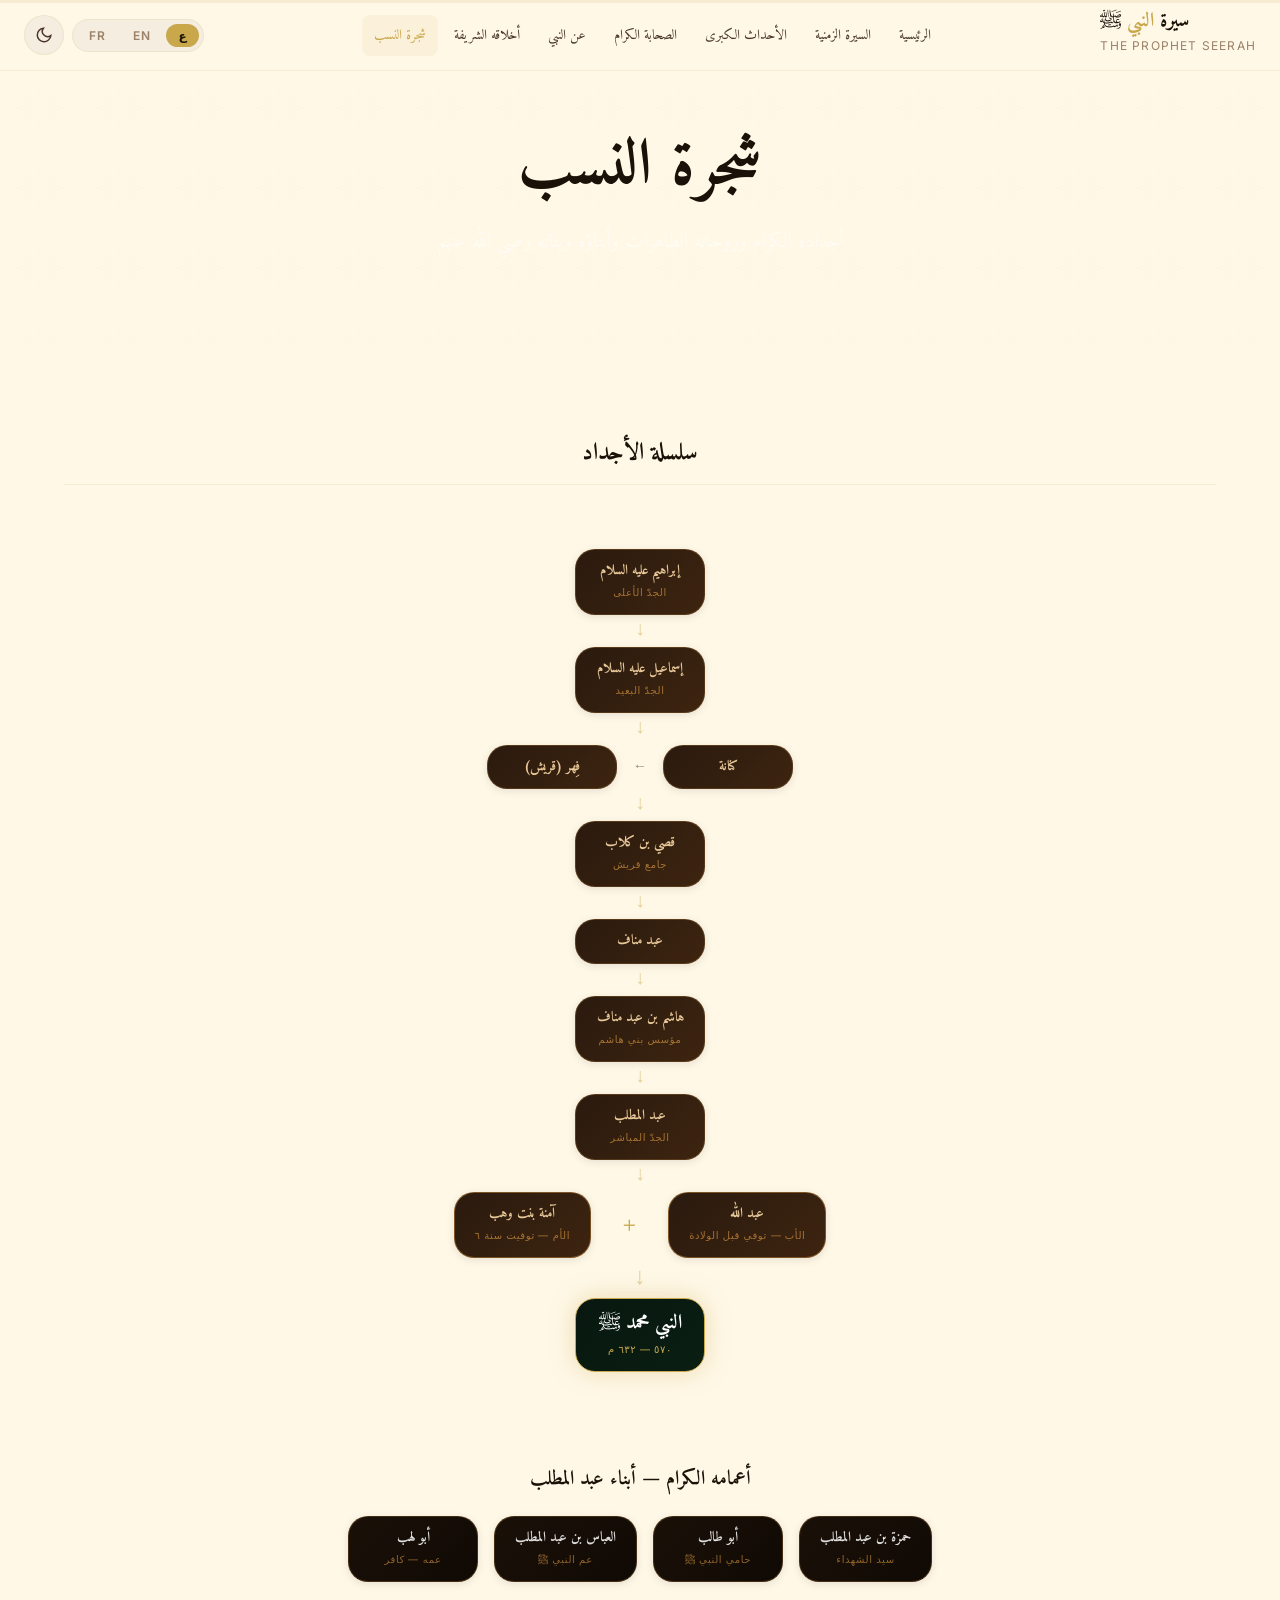
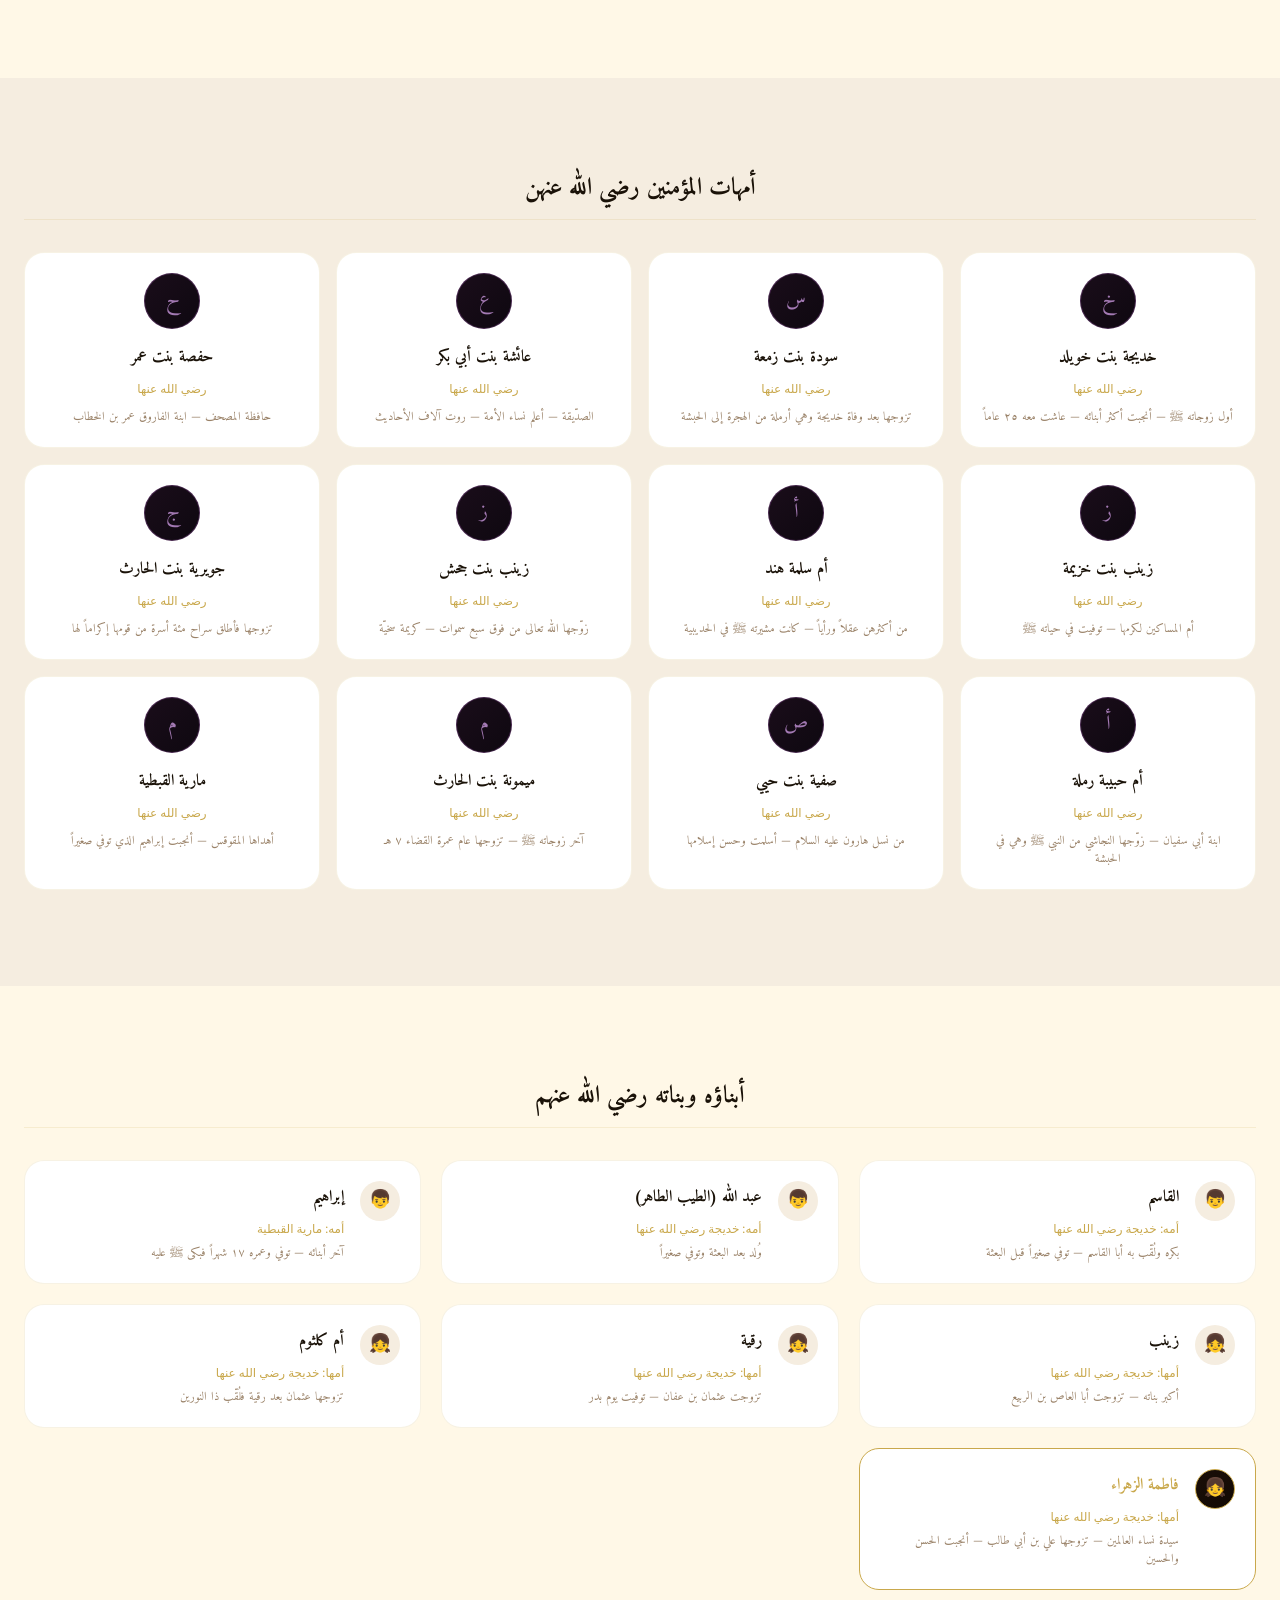
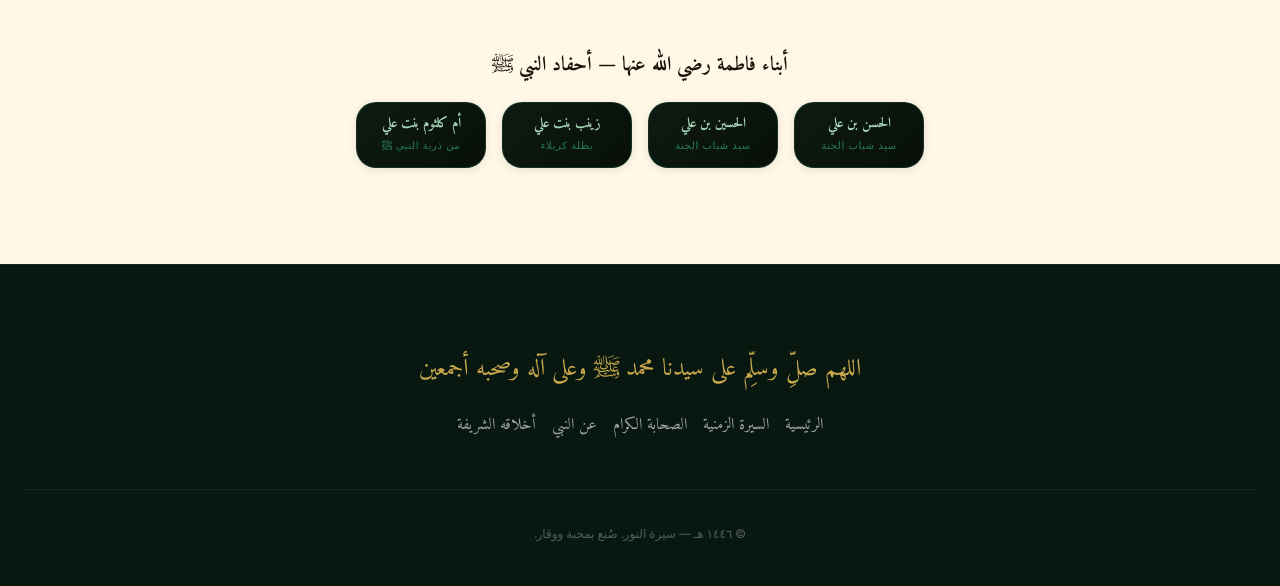
<file: family-tree.html>
<!DOCTYPE html>
<html lang="ar" dir="rtl" data-theme="light">
<head>
  <meta charset="UTF-8"/>
  <meta name="viewport" content="width=device-width, initial-scale=1.0"/>
  <meta name="description" content="شجرة عائلة النبي محمد ﷺ — أجداده وأبناؤه وزوجاته"/>
  <title>شجرة النسب | سيرة النور</title>
  <link rel="preconnect" href="https://fonts.googleapis.com"/>
  <link rel="preconnect" href="https://fonts.gstatic.com" crossorigin/>
  <link rel="stylesheet" href="css/main.css"/>
  <style>
    .tree-hero {
      padding: 130px var(--space-6) var(--space-20);
      text-align: center;
      background: var(--bg-page);
      position: relative; overflow: hidden;
    }
    .tree-hero-title {
      font-family: var(--font-arabic); font-size: var(--text-6xl);
      font-weight: 700; color: var(--text-primary); margin-bottom: var(--space-4);
    }
    body.ltr .tree-hero-title { font-family: var(--font-serif); }

    .tree-container { overflow-x: auto; padding: var(--space-8) var(--space-4); }

    .person-node { display: inline-flex; flex-direction: column; align-items: center; gap: var(--space-2); cursor: default; }
    .person-bubble {
      padding: var(--space-3) var(--space-5);
      border-radius: var(--radius-xl);
      border: 1.5px solid var(--border-default);
      background: var(--bg-surface);
      text-align: center; min-width: 130px;
      transition: border-color var(--duration-base), box-shadow var(--duration-base), transform var(--duration-slow) var(--ease-spring);
      box-shadow: var(--shadow-sm);
    }
    .person-bubble:hover { border-color: var(--color-gold); box-shadow: var(--shadow-gold-sm); transform: translateY(-3px); }
    .person-bubble.prophet  { background: linear-gradient(135deg, var(--era5-bg), #0A1E12); border-color: var(--color-gold); box-shadow: var(--shadow-gold); }
    .person-bubble.wife     { background: linear-gradient(135deg, #1A0D1A, #0E0810); border-color: rgba(180,100,200,0.4); }
    .person-bubble.child    { background: linear-gradient(135deg, #0D1A12, #081008); border-color: var(--era5-border); }
    .person-bubble.ancestor { background: linear-gradient(135deg, var(--era1-bg), var(--era1-bg-card)); border-color: var(--era1-border); }
    .person-bubble.uncle    { background: linear-gradient(135deg, #1A1008, #100A04); border-color: rgba(180,120,50,0.3); }

    .person-name { font-family: var(--font-arabic); font-size: var(--text-sm); font-weight: 700; color: var(--text-primary); line-height: 1.3; }
    body.ltr .person-name { font-family: var(--font-serif); }
    .person-bubble.prophet .person-name  { color: #fff; font-size: var(--text-base); }
    .person-bubble.ancestor .person-name { color: var(--era1-text); }
    .person-bubble.wife .person-name     { color: rgba(255,255,255,0.9); }
    .person-bubble.child .person-name    { color: var(--era5-text); }
    .person-bubble.uncle .person-name    { color: rgba(255,255,255,0.85); }

    .person-role { font-family: var(--font-ui); font-size: 10px; letter-spacing: 0.06em; text-transform: uppercase; margin-top: 2px; }
    .person-bubble.prophet .person-role  { color: var(--color-gold); }
    .person-bubble.ancestor .person-role { color: var(--era1-accent); opacity: 0.8; }
    .person-bubble.wife .person-role     { color: rgba(200,150,220,0.8); }
    .person-bubble.child .person-role    { color: var(--era5-accent); opacity: 0.8; }
    .person-bubble.uncle .person-role    { color: var(--era1-accent); opacity: 0.7; }

    .tree-level { display: flex; justify-content: center; gap: var(--space-5); flex-wrap: wrap; position: relative; padding: var(--space-4) 0; }
    .tree-connector { display: flex; justify-content: center; align-items: center; height: 40px; }
    .tree-line-v { width: 2px; height: 100%; background: linear-gradient(to bottom, var(--border-gold), var(--border-default)); }

    .tree-section-title {
      font-family: var(--font-arabic); font-size: var(--text-2xl);
      font-weight: 700; color: var(--text-primary);
      text-align: center; margin-bottom: var(--space-8);
      padding-bottom: var(--space-4); border-bottom: 1px solid var(--border-subtle);
    }
    body.ltr .tree-section-title { font-family: var(--font-serif); }

    .wives-grid { display: grid; grid-template-columns: repeat(4, 1fr); gap: var(--space-4); }
    @media (max-width: 900px) { .wives-grid { grid-template-columns: repeat(2, 1fr); } }
    @media (max-width: 500px) { .wives-grid { grid-template-columns: 1fr; } }

    .wife-card {
      background: var(--bg-surface); border: 1px solid var(--border-subtle);
      border-radius: var(--radius-xl); padding: var(--space-5); text-align: center;
      transition: transform var(--duration-slow) var(--ease-spring), box-shadow var(--duration-base), border-color var(--duration-base);
    }
    .wife-card:hover { transform: translateY(-4px); box-shadow: var(--shadow-gold-sm); border-color: rgba(180,100,200,0.4); }
    .wife-avatar {
      width: 56px; height: 56px; border-radius: 50%;
      background: linear-gradient(135deg, #1A0D1A, #0E0810);
      border: 1.5px solid rgba(180,100,200,0.3);
      margin: 0 auto var(--space-3);
      display: flex; align-items: center; justify-content: center;
      font-family: var(--font-arabic); font-size: var(--text-xl); color: rgba(200,150,220,0.8);
    }
    .wife-name { font-family: var(--font-arabic); font-size: var(--text-base); font-weight: 700; color: var(--text-primary); margin-bottom: var(--space-1); }
    body.ltr .wife-name { font-family: var(--font-serif); }
    .wife-honorific { font-size: var(--text-xs); color: var(--color-gold); font-family: var(--font-ui); margin-bottom: var(--space-2); }
    .wife-note { font-family: var(--font-arabic); font-size: var(--text-xs); color: var(--text-muted); line-height: 1.5; }
    body.ltr .wife-note { font-family: var(--font-ui); }

    .children-grid { display: grid; grid-template-columns: repeat(3, 1fr); gap: var(--space-5); }
    @media (max-width: 768px) { .children-grid { grid-template-columns: repeat(2, 1fr); } }
    @media (max-width: 480px) { .children-grid { grid-template-columns: 1fr; } }

    .child-card {
      background: var(--bg-surface); border: 1px solid var(--border-subtle);
      border-radius: var(--radius-xl); padding: var(--space-5);
      display: flex; align-items: flex-start; gap: var(--space-4);
      transition: transform var(--duration-slow) var(--ease-spring), box-shadow var(--duration-base), border-color var(--duration-base);
    }
    .child-card:hover { transform: translateY(-3px); box-shadow: var(--shadow-gold-sm); border-color: var(--era5-border); }
    .child-gender { width: 40px; height: 40px; border-radius: 50%; background: var(--bg-muted); display: flex; align-items: center; justify-content: center; font-size: var(--text-lg); flex-shrink: 0; }
    .child-name { font-family: var(--font-arabic); font-size: var(--text-base); font-weight: 700; color: var(--text-primary); margin-bottom: var(--space-1); }
    body.ltr .child-name { font-family: var(--font-serif); }
    .child-mother { font-family: var(--font-ui); font-size: var(--text-xs); color: var(--color-gold); margin-bottom: var(--space-1); }
    .child-note { font-family: var(--font-arabic); font-size: var(--text-xs); color: var(--text-muted); line-height: 1.5; }
    body.ltr .child-note { font-family: var(--font-ui); }

    .ancestor-chain { display: flex; flex-direction: column; align-items: center; gap: 0; }
    .ancestor-row { display: flex; align-items: center; gap: var(--space-4); }
    .ancestor-arrow { color: var(--color-gold); font-size: var(--text-xl); opacity: 0.5; margin: -4px 0; }
  </style>
</head>

<body data-page="family-tree">
  <div id="reading-progress-track"><div id="reading-progress"></div></div>

  <!-- NAV -->
  <nav id="main-nav">
    <div class="nav-inner">
      <a href="index.html" class="nav-logo">
        <span class="nav-logo-primary">سيرة <span class="nav-logo-gold">النبي</span> ﷺ</span>
        <span class="nav-logo-sub">The Prophet Seerah</span>
      </a>
      <ul class="nav-links">
        <li><a href="index.html"       class="nav-link" data-i18n="nav.home">الرئيسية</a></li>
        <li><a href="timeline.html"    class="nav-link" data-i18n="nav.timeline">السيرة الزمنية</a></li>
        <li><a href="events.html"      class="nav-link" data-i18n="nav.events">الأحداث الكبرى</a></li>
        <li><a href="companions.html"  class="nav-link" data-i18n="nav.companions">الصحابة الكرام</a></li>
        <li><a href="about.html"       class="nav-link" data-i18n="nav.about">عن النبي</a></li>
        <li><a href="character.html"   class="nav-link" data-i18n="nav.character">أخلاقه الشريفة</a></li>
        <li><a href="family-tree.html" class="nav-link active" data-i18n="nav.family">شجرة النسب</a></li>
      </ul>
      <div class="nav-actions">
        <div class="lang-switcher">
          <button class="lang-btn" data-lang-btn="ar">ع</button>
          <button class="lang-btn" data-lang-btn="en">EN</button>
          <button class="lang-btn" data-lang-btn="fr">FR</button>
        </div>
        <button class="theme-toggle" data-theme-toggle aria-label="تبديل المظهر">
          <svg class="theme-icon-moon" width="18" height="18" viewBox="0 0 24 24" fill="none" stroke="currentColor" stroke-width="2"><path d="M21 12.79A9 9 0 1 1 11.21 3 7 7 0 0 0 21 12.79z"/></svg>
          <svg class="theme-icon-sun"  width="18" height="18" viewBox="0 0 24 24" fill="none" stroke="currentColor" stroke-width="2" style="display:none"><circle cx="12" cy="12" r="5"/><line x1="12" y1="1" x2="12" y2="3"/></svg>
        </button>
        <button id="menu-toggle" aria-label="القائمة" aria-expanded="false">
          <svg width="20" height="20" viewBox="0 0 24 24" fill="none" stroke="currentColor" stroke-width="2"><line x1="3" y1="6" x2="21" y2="6"/><line x1="3" y1="12" x2="21" y2="12"/><line x1="3" y1="18" x2="21" y2="18"/></svg>
        </button>
      </div>
    </div>
  </nav>
  <div id="mobile-menu">
    <button style="position:absolute;top:20px;inset-inline-end:20px;background:none;border:none;font-size:1.5rem;color:var(--text-primary);cursor:pointer;" onclick="MobileMenu.close()">✕</button>
    <nav><ul style="display:flex;flex-direction:column;gap:16px;text-align:center;list-style:none;">
      <li><a href="index.html"       class="mobile-nav-link" data-i18n="nav.home">الرئيسية</a></li>
      <li><a href="timeline.html"    class="mobile-nav-link" data-i18n="nav.timeline">السيرة الزمنية</a></li>
      <li><a href="events.html"      class="mobile-nav-link" data-i18n="nav.events">الأحداث الكبرى</a></li>
      <li><a href="companions.html"  class="mobile-nav-link" data-i18n="nav.companions">الصحابة الكرام</a></li>
      <li><a href="about.html"       class="mobile-nav-link" data-i18n="nav.about">عن النبي</a></li>
      <li><a href="character.html"   class="mobile-nav-link" data-i18n="nav.character">أخلاقه الشريفة</a></li>
      <li><a href="family-tree.html" class="mobile-nav-link" data-i18n="nav.family">شجرة النسب</a></li>
    </ul></nav>
    <div class="lang-switcher" style="margin-top:32px;">
      <button class="lang-btn" data-lang-btn="ar">ع</button>
      <button class="lang-btn" data-lang-btn="en">EN</button>
      <button class="lang-btn" data-lang-btn="fr">FR</button>
    </div>
  </div>

  <!-- HERO -->
  <header class="tree-hero">
    <div style="position:absolute;inset:0;opacity:0.05;pointer-events:none;"><svg width="100%" height="100%"><defs><pattern id="tr-geo" x="0" y="0" width="80" height="80" patternUnits="userSpaceOnUse"><polygon points="40,5 44,20 58,12 50,25 65,28 50,31 58,44 44,36 40,51 36,36 22,44 30,31 15,28 30,25 22,12 36,20" fill="none" stroke="#C9A84C" stroke-width="0.5"/></pattern></defs><rect width="100%" height="100%" fill="url(#tr-geo)"/></svg></div>
    <div style="position:relative;z-index:1;">
      <h1 class="tree-hero-title reveal" data-i18n="nav.family">شجرة النسب</h1>
      <p id="ft-hero-subtitle" style="font-family:var(--font-arabic);font-size:var(--text-xl);color:rgba(255,255,255,0.55);max-width:560px;margin:0 auto;" class="reveal">
        أجداده الكرام وزوجاته الطاهرات وأبناؤه وبناته رضي الله عنهم
      </p>
    </div>
  </header>

  <main>
    <!-- ANCESTOR CHAIN -->
    <section class="section">
      <div class="container">
        <h2 class="tree-section-title reveal" id="ft-ancestors-title">سلسلة الأجداد</h2>
        <div class="tree-container reveal" id="ft-ancestor-chain"></div>
        <div style="margin-top:var(--space-16);">
          <h3 id="ft-uncles-title" style="font-family:var(--font-arabic);font-size:var(--text-xl);font-weight:700;color:var(--text-primary);text-align:center;margin-bottom:var(--space-6);">أعمامه الكرام — أبناء عبد المطلب</h3>
          <div id="ft-uncles-grid" style="display:flex;flex-wrap:wrap;justify-content:center;gap:var(--space-4);" class="reveal-stagger"></div>
        </div>
      </div>
    </section>

    <!-- WIVES -->
    <section class="section" style="background:var(--bg-muted);">
      <div class="container-lg">
        <h2 class="tree-section-title reveal" id="ft-wives-title">أمهات المؤمنين رضي الله عنهن</h2>
        <div class="wives-grid reveal-stagger" id="ft-wives-grid"></div>
      </div>
    </section>

    <!-- CHILDREN -->
    <section class="section">
      <div class="container-lg">
        <h2 class="tree-section-title reveal" id="ft-children-title">أبناؤه وبناته رضي الله عنهم</h2>
        <div class="children-grid" id="ft-children-grid"></div>
        <div style="margin-top:var(--space-16);text-align:center;" class="reveal">
          <h3 id="ft-grandchildren-title" style="font-family:var(--font-arabic);font-size:var(--text-xl);font-weight:700;color:var(--text-primary);margin-bottom:var(--space-6);">أبناء فاطمة رضي الله عنها — أحفاد النبي ﷺ</h3>
          <div id="ft-grandchildren-grid" style="display:flex;flex-wrap:wrap;justify-content:center;gap:var(--space-4);"></div>
        </div>
      </div>
    </section>
  </main>

  <!-- Footer -->
  <footer class="footer">
    <div class="container-lg">
      <div style="text-align:center;padding-bottom:var(--space-12);">
        <span style="font-family:var(--font-arabic);font-size:var(--text-2xl);color:var(--color-gold);display:block;margin-bottom:var(--space-4);" class="animate-salawat">اللهم صلِّ وسلِّم على سيدنا محمد ﷺ وعلى آله وصحبه أجمعين</span>
        <div style="display:flex;justify-content:center;gap:var(--space-4);flex-wrap:wrap;">
          <a href="index.html"      class="footer-link" data-i18n="nav.home">الرئيسية</a>
          <a href="timeline.html"   class="footer-link" data-i18n="nav.timeline">السيرة الزمنية</a>
          <a href="companions.html" class="footer-link" data-i18n="nav.companions">الصحابة</a>
          <a href="about.html"      class="footer-link" data-i18n="nav.about">عن النبي</a>
          <a href="character.html"  class="footer-link" data-i18n="nav.character">أخلاقه الشريفة</a>
        </div>
      </div>
      <div class="footer-bottom" style="justify-content:center;">
        <p class="footer-copyright" data-i18n="footer.copyright">© ١٤٤٦ هـ — سيرة النور</p>
      </div>
    </div>
  </footer>

  <button id="scroll-top" aria-label="العودة لأعلى">↑</button>
  <div id="toast-container" class="toast-container" aria-live="polite"></div>
  <script src="js/translations.js"></script>
  <script src="js/theme.js"></script>
  <script src="js/main.js"></script>

  <script>
    (function () {
      function _getFT(lang) {
        return (TRANSLATIONS[lang] && TRANSLATIONS[lang].familyTree)
          ? TRANSLATIONS[lang].familyTree
          : TRANSLATIONS.ar.familyTree;
      }

      function _node(type, name, role) {
        return '<div class="person-node"><div class="person-bubble ' + type + '">' +
          '<p class="person-name">' + name + '</p>' +
          (role ? '<p class="person-role">' + role + '</p>' : '') +
          '</div></div>';
      }

      function _arrow() { return '<div class="ancestor-arrow">↓</div>'; }

      function renderChain(ft) {
        var a = ft.ancestors;
        return '<div class="ancestor-chain">' +
          '<div class="ancestor-row">' + _node('ancestor', a.ibrahim.name, a.ibrahim.role) + '</div>' +
          _arrow() +
          '<div class="ancestor-row">' + _node('ancestor', a.ismail.name, a.ismail.role) + '</div>' +
          _arrow() +
          '<div style="display:flex;align-items:center;gap:var(--space-4);justify-content:center;">' +
            _node('ancestor', a.kinana.name, '') +
            '<span style="color:var(--text-muted);font-size:var(--text-sm);">←</span>' +
            _node('ancestor', a.fihr.name, '') +
          '</div>' +
          _arrow() +
          '<div class="ancestor-row">' + _node('ancestor', a.qusay.name, a.qusay.role) + '</div>' +
          _arrow() +
          '<div class="ancestor-row">' + _node('ancestor', a.abdManaf.name, a.abdManaf.role || '') + '</div>' +
          _arrow() +
          '<div class="ancestor-row">' + _node('ancestor', a.hashim.name, a.hashim.role) + '</div>' +
          _arrow() +
          '<div class="ancestor-row">' + _node('ancestor', a.abdAlMuttalib.name, a.abdAlMuttalib.role) + '</div>' +
          _arrow() +
          '<div style="display:flex;align-items:center;gap:var(--space-8);justify-content:center;flex-wrap:wrap;">' +
            '<div class="person-node"><div class="person-bubble ancestor" style="border-color:rgba(196,136,58,0.5);">' +
              '<p class="person-name">' + a.father.name + '</p>' +
              '<p class="person-role">' + a.father.role + '</p>' +
            '</div></div>' +
            '<span style="color:var(--color-gold);font-size:var(--text-2xl);">+</span>' +
            '<div class="person-node"><div class="person-bubble ancestor" style="border-color:rgba(196,136,58,0.5);">' +
              '<p class="person-name">' + a.mother.name + '</p>' +
              '<p class="person-role">' + a.mother.role + '</p>' +
            '</div></div>' +
          '</div>' +
          '<div class="ancestor-arrow" style="font-size:var(--text-2xl);">↓</div>' +
          '<div class="ancestor-row"><div class="person-node"><div class="person-bubble prophet">' +
            '<p class="person-name" style="font-size:var(--text-xl);">' + a.prophetName + '</p>' +
            '<p class="person-role">' + a.prophetYears + '</p>' +
          '</div></div></div>' +
        '</div>';
      }

      function renderUncles(ft) {
        return ft.ancestors.uncles.map(function(u) {
          return _node('uncle', u.name, u.role);
        }).join('');
      }

      function renderWives(ft) {
        return ft.wives.list.map(function(w) {
          return '<div class="wife-card">' +
            '<div class="wife-avatar">' + w.name[0] + '</div>' +
            '<p class="wife-name">' + w.name + '</p>' +
            '<p class="wife-honorific">' + ft.wives.honorific + '</p>' +
            '<p class="wife-note">' + w.note + '</p>' +
          '</div>';
        }).join('');
      }

      function renderChildren(ft) {
        return ft.children.list.map(function(c) {
          var motherLbl = c.isFemale ? ft.children.motherFLabel : ft.children.motherLabel;
          var specialStyle = c.isSpecial
            ? ' style="border-color:var(--color-gold);"'
            : '';
          var nameStyle = c.isSpecial
            ? ' style="color:var(--color-gold);"'
            : '';
          var genderStyle = c.isSpecial
            ? ' style="background:linear-gradient(135deg,#1A0E08,#120A04);border:1px solid var(--color-gold);color:var(--color-gold);"'
            : '';
          return '<div class="child-card reveal"' + specialStyle + '>' +
            '<div class="child-gender"' + genderStyle + '>' + c.gender + '</div>' +
            '<div>' +
              '<p class="child-name"' + nameStyle + '>' + c.name + '</p>' +
              '<p class="child-mother"' + (c.isSpecial ? ' style="color:var(--color-gold);"' : '') + '>' + motherLbl + ': ' + c.mother + '</p>' +
              '<p class="child-note">' + c.note + '</p>' +
            '</div>' +
          '</div>';
        }).join('');
      }

      function renderGrandchildren(ft) {
        return ft.children.grandchildren.map(function(g) {
          return _node('child', g.name, g.role);
        }).join('');
      }

      function _setText(id, text) {
        var el = document.getElementById(id);
        if (el) el.textContent = text;
      }

      function _setHTML(id, html) {
        var el = document.getElementById(id);
        if (el) el.innerHTML = html;
      }

      function renderFamilyTree(lang) {
        var ft = _getFT(lang);

        _setText('ft-hero-subtitle', ft.hero.subtitle);
        _setText('ft-ancestors-title', ft.ancestors.title);
        _setText('ft-uncles-title', ft.ancestors.unclesTitle);
        _setText('ft-wives-title', ft.wives.title);
        _setText('ft-children-title', ft.children.title);
        _setText('ft-grandchildren-title', ft.children.grandchildrenTitle);

        _setHTML('ft-ancestor-chain', renderChain(ft));
        _setHTML('ft-uncles-grid', renderUncles(ft));
        _setHTML('ft-wives-grid', renderWives(ft));
        _setHTML('ft-children-grid', renderChildren(ft));
        _setHTML('ft-grandchildren-grid', renderGrandchildren(ft));

        if (typeof ScrollReveal !== 'undefined') ScrollReveal.init();
      }

      document.addEventListener('DOMContentLoaded', function () {
        var lang = (typeof LangManager !== 'undefined') ? LangManager.current : 'ar';
        renderFamilyTree(lang);
      });

      document.addEventListener('langChange', function (e) {
        renderFamilyTree(e.detail.lang);
      });
    })();
  </script>
</body>
</html>
</file>
<file: css/main.css>
/* ============================================================
   SEERAH AL-NOUR — Main Stylesheet
   سيرة النور | Global Styles · Layout · Components
   ============================================================ */

@import './design-system.css';
@import './animations.css';

/* ============================================================
   GLOBAL RESET & BASE
   ============================================================ */
*, *::before, *::after {
  box-sizing: border-box;
  margin: 0;
  padding: 0;
}

html {
  scroll-behavior: smooth;
  font-size: 16px;
  -webkit-text-size-adjust: 100%;
}

body {
  font-family: var(--font-arabic);
  background-color: var(--bg-page);
  color: var(--text-primary);
  line-height: var(--leading-arabic);
  direction: rtl;
  transition:
    background-color var(--duration-slower) var(--ease-out-expo),
    color var(--duration-slow) var(--ease-out-expo);
  overflow-x: hidden;
}

body.ltr {
  font-family: var(--font-serif);
  direction: ltr;
  line-height: var(--leading-relaxed);
}

img { display: block; max-width: 100%; }
a  { color: var(--link-color); text-decoration: none; transition: color var(--duration-fast); }
a:hover { color: var(--link-hover); }

button {
  cursor: pointer;
  font-family: inherit;
  border: none;
  background: none;
}

ul, ol { list-style: none; }

:focus-visible {
  outline: 2px solid var(--color-gold);
  outline-offset: 3px;
  border-radius: var(--radius-sm);
}

::selection {
  background: rgba(201,168,76,0.3);
  color: var(--text-primary);
}

/* Theme transition */
.theme-transitioning,
.theme-transitioning * {
  transition:
    background-color 0.5s var(--ease-out-expo),
    color 0.5s var(--ease-out-expo),
    border-color 0.5s var(--ease-out-expo),
    box-shadow 0.5s var(--ease-out-expo) !important;
}

/* ============================================================
   TYPOGRAPHY
   ============================================================ */
h1, h2, h3, h4, h5, h6 {
  font-family: var(--font-arabic);
  font-weight: 700;
  line-height: var(--leading-tight);
  color: var(--text-primary);
}

body.ltr h1, body.ltr h2, body.ltr h3,
body.ltr h4, body.ltr h5, body.ltr h6 {
  font-family: var(--font-serif);
}

.text-hero  { font-size: var(--text-hero); }
.text-7xl   { font-size: var(--text-7xl); }
.text-6xl   { font-size: var(--text-6xl); }
.text-5xl   { font-size: var(--text-5xl); }
.text-4xl   { font-size: var(--text-4xl); }
.text-3xl   { font-size: var(--text-3xl); }
.text-2xl   { font-size: var(--text-2xl); }
.text-xl    { font-size: var(--text-xl); }
.text-lg    { font-size: var(--text-lg); }
.text-base  { font-size: var(--text-base); }
.text-sm    { font-size: var(--text-sm); }
.text-xs    { font-size: var(--text-xs); }

.font-arabic  { font-family: var(--font-arabic); }
.font-quran   { font-family: var(--font-quran); }
.font-serif   { font-family: var(--font-serif); }
.font-ui      { font-family: var(--font-ui); }

.text-gold    { color: var(--color-gold); }
.text-muted   { color: var(--text-muted); }
.text-secondary { color: var(--text-secondary); }
.text-center  { text-align: center; }

.salawat-glyph {
  display: inline-block;
  color: var(--color-gold);
  font-size: 0.9em;
  animation: salawatPulse 4s var(--ease-in-out) infinite;
  cursor: default;
}

/* Quran verse style */
.verse-text {
  font-family: var(--font-quran);
  font-size: var(--text-3xl);
  line-height: var(--leading-quran);
  color: var(--text-primary);
  letter-spacing: 0.02em;
  direction: rtl;
  text-align: center;
}

.verse-source {
  font-family: var(--font-arabic);
  font-size: var(--text-sm);
  color: var(--color-gold);
  text-align: center;
  margin-top: var(--space-3);
  letter-spacing: var(--tracking-wide);
}

/* ============================================================
   LAYOUT CONTAINERS
   ============================================================ */
.container {
  width: 100%;
  max-width: 1200px;
  margin-inline: auto;
  padding-inline: var(--space-6);
}

.container-sm  { max-width: 768px;  margin-inline: auto; padding-inline: var(--space-6); }
.container-lg  { max-width: 1400px; margin-inline: auto; padding-inline: var(--space-6); }
.container-xl  { max-width: 1600px; margin-inline: auto; padding-inline: var(--space-6); }

.section {
  padding-block: var(--space-24);
}

.section-sm {
  padding-block: var(--space-16);
}

.grid-2 {
  display: grid;
  grid-template-columns: repeat(2, 1fr);
  gap: var(--space-8);
}

.grid-3 {
  display: grid;
  grid-template-columns: repeat(3, 1fr);
  gap: var(--space-6);
}

.grid-4 {
  display: grid;
  grid-template-columns: repeat(4, 1fr);
  gap: var(--space-5);
}

.flex { display: flex; }
.flex-col { flex-direction: column; }
.items-center { align-items: center; }
.justify-center { justify-content: center; }
.justify-between { justify-content: space-between; }
.gap-4 { gap: var(--space-4); }
.gap-6 { gap: var(--space-6); }
.gap-8 { gap: var(--space-8); }

/* ============================================================
   READING PROGRESS BAR
   ============================================================ */
#reading-progress-track {
  position: fixed;
  top: 0;
  left: 0;
  right: 0;
  height: 3px;
  background: var(--progress-track);
  z-index: calc(var(--z-sticky) + 10);
}

#reading-progress {
  height: 100%;
  width: 0%;
  background: linear-gradient(90deg, var(--color-gold), var(--color-gold-light));
  transition: width 0.1s linear;
  border-radius: 0 var(--radius-full) var(--radius-full) 0;
}

/* ============================================================
   NAVIGATION
   ============================================================ */
#main-nav {
  position: fixed;
  top: 0;
  inset-inline: 0;
  z-index: var(--z-sticky);
  background: var(--nav-bg);
  backdrop-filter: var(--nav-blur);
  -webkit-backdrop-filter: var(--nav-blur);
  border-bottom: 1px solid var(--border-subtle);
  transition:
    transform var(--duration-slow) var(--ease-out-expo),
    background var(--duration-slow) var(--ease-out-expo),
    box-shadow var(--duration-slow) var(--ease-out-expo);
}

#main-nav.nav-scrolled {
  box-shadow: var(--shadow-md);
}

#main-nav.nav-hidden {
  transform: translateY(-100%);
}

.nav-inner {
  display: flex;
  align-items: center;
  justify-content: space-between;
  padding-block: var(--space-3);
  padding-inline: var(--space-6);
  max-width: 1400px;
  margin-inline: auto;
}

.nav-logo {
  display: flex;
  flex-direction: column;
  align-items: flex-end;
  gap: var(--space-0-5);
  text-decoration: none;
}

body.ltr .nav-logo { align-items: flex-start; }

.nav-logo-primary {
  font-family: var(--font-arabic);
  font-size: var(--text-xl);
  font-weight: 700;
  color: var(--text-primary);
  line-height: 1;
}

.nav-logo-gold {
  color: var(--color-gold);
}

.nav-logo-sub {
  font-family: var(--font-ui);
  font-size: var(--text-xs);
  color: var(--text-muted);
  letter-spacing: var(--tracking-wider);
  text-transform: uppercase;
}

.nav-links {
  display: flex;
  align-items: center;
  gap: var(--space-1);
}

.nav-link {
  font-family: var(--font-arabic);
  font-size: var(--text-sm);
  color: var(--text-secondary);
  padding: var(--space-2) var(--space-3);
  border-radius: var(--radius-md);
  transition:
    color var(--duration-fast),
    background var(--duration-fast);
  white-space: nowrap;
}

body.ltr .nav-link { font-family: var(--font-ui); }

.nav-link:hover,
.nav-link.active {
  color: var(--color-gold);
  background: rgba(201,168,76,0.08);
}

.nav-actions {
  display: flex;
  align-items: center;
  gap: var(--space-2);
}

/* Theme Toggle */
.theme-toggle {
  width: 40px;
  height: 40px;
  border-radius: var(--radius-full);
  display: flex;
  align-items: center;
  justify-content: center;
  color: var(--text-secondary);
  background: var(--bg-muted);
  border: 1px solid var(--border-subtle);
  transition:
    background var(--duration-fast),
    color var(--duration-fast),
    transform var(--duration-slow) var(--ease-spring);
}

.theme-toggle:hover {
  background: rgba(201,168,76,0.12);
  color: var(--color-gold);
  transform: scale(1.08);
}

/* Language Switcher */
.lang-switcher {
  display: flex;
  align-items: center;
  background: var(--bg-muted);
  border: 1px solid var(--border-subtle);
  border-radius: var(--radius-full);
  padding: var(--space-1);
  gap: var(--space-1);
}

.lang-btn {
  font-family: var(--font-ui);
  font-size: var(--text-xs);
  font-weight: 600;
  padding: var(--space-1) var(--space-3);
  border-radius: var(--radius-full);
  color: var(--text-muted);
  transition:
    background var(--duration-base),
    color var(--duration-base);
  letter-spacing: var(--tracking-wide);
}

.lang-btn.active,
.lang-btn[aria-pressed="true"] {
  background: var(--color-gold);
  color: #1A1208;
}

/* Mobile Menu Button */
#menu-toggle {
  display: none;
  width: 40px;
  height: 40px;
  border-radius: var(--radius-md);
  align-items: center;
  justify-content: center;
  color: var(--text-primary);
  background: var(--bg-muted);
}

@media (max-width: 900px) {
  .nav-links { display: none; }
  #menu-toggle { display: flex; }
}

/* Mobile Menu */
#mobile-menu {
  position: fixed;
  inset: 0;
  z-index: calc(var(--z-overlay) + 10);
  background: var(--bg-page);
  display: flex;
  flex-direction: column;
  align-items: center;
  justify-content: center;
  gap: var(--space-4);
  transform: translateX(100%);
  transition: transform var(--duration-slower) var(--ease-out-expo);
}

body.rtl #mobile-menu { transform: translateX(100%); }
body.ltr #mobile-menu { transform: translateX(-100%); }

#mobile-menu.is-open {
  transform: translateX(0) !important;
}

.mobile-nav-link {
  font-family: var(--font-arabic);
  font-size: var(--text-2xl);
  color: var(--text-primary);
  padding: var(--space-3) var(--space-8);
  border-radius: var(--radius-lg);
  transition: color var(--duration-fast);
}

body.ltr .mobile-nav-link { font-family: var(--font-serif); }

.mobile-nav-link:hover { color: var(--color-gold); }

/* ============================================================
   GEOMETRIC SVG BACKGROUND PATTERN
   ============================================================ */
.geometric-pattern {
  position: absolute;
  inset: 0;
  overflow: hidden;
  pointer-events: none;
  z-index: 0;
}

.geometric-pattern svg {
  width: 100%;
  height: 100%;
  opacity: 0.04;
}

[data-theme="dark"] .geometric-pattern svg {
  opacity: 0.06;
}

/* ============================================================
   HERO SECTION
   ============================================================ */
.hero {
  position: relative;
  min-height: 100svh;
  display: flex;
  flex-direction: column;
  align-items: center;
  justify-content: center;
  overflow: hidden;
  background: var(--era5-bg);
  padding-top: 80px;
}

.hero-bg {
  position: absolute;
  inset: 0;
  z-index: 0;
  background:
    radial-gradient(ellipse 80% 60% at 50% 40%, rgba(45,155,106,0.12) 0%, transparent 70%),
    radial-gradient(ellipse 60% 40% at 20% 80%, rgba(201,168,76,0.08) 0%, transparent 60%),
    radial-gradient(ellipse 50% 50% at 80% 20%, rgba(26,39,68,0.3) 0%, transparent 60%);
}

.hero-stars {
  position: absolute;
  inset: 0;
  z-index: 0;
}

.hero-star {
  position: absolute;
  width: 2px;
  height: 2px;
  background: var(--color-gold-pale);
  border-radius: 50%;
  animation: starTwinkle var(--duration-ambient) ease-in-out infinite;
}

.hero-geometric {
  position: absolute;
  inset: 0;
  z-index: 0;
  opacity: 0.05;
}

.hero-content {
  position: relative;
  z-index: 1;
  text-align: center;
  padding: var(--space-8) var(--space-6);
  max-width: 900px;
  margin-inline: auto;
}

.hero-eyebrow {
  display: inline-flex;
  align-items: center;
  gap: var(--space-3);
  font-family: var(--font-ui);
  font-size: var(--text-sm);
  letter-spacing: var(--tracking-widest);
  text-transform: uppercase;
  color: var(--color-gold);
  margin-bottom: var(--space-6);
  opacity: 0;
  animation: revealFade var(--duration-slower) var(--ease-out-expo) 0.3s forwards;
}

.hero-eyebrow::before,
.hero-eyebrow::after {
  content: '';
  display: block;
  width: 40px;
  height: 1px;
  background: var(--color-gold);
  opacity: 0.6;
}

.hero-title {
  font-family: var(--font-arabic);
  font-size: var(--text-hero);
  font-weight: 700;
  color: #FFFFFF;
  line-height: 1.1;
  margin-bottom: var(--space-3);
  text-shadow: 0 2px 40px rgba(0,0,0,0.5);
  opacity: 0;
  animation: revealUp var(--duration-slower) var(--ease-out-expo) 0.5s forwards;
}

body.ltr .hero-title { font-family: var(--font-serif); }

.hero-salawat {
  display: block;
  font-size: clamp(2rem, 5vw, 3.5rem);
  color: var(--color-gold);
  animation: salawatPulse 4s var(--ease-in-out) infinite, revealFade 1s var(--ease-out-expo) 0.8s forwards;
  opacity: 0;
  margin-bottom: var(--space-4);
}

.hero-subtitle {
  font-family: var(--font-arabic);
  font-size: var(--text-xl);
  color: rgba(255,255,255,0.7);
  margin-bottom: var(--space-10);
  opacity: 0;
  animation: revealUp var(--duration-slower) var(--ease-out-expo) 0.9s forwards;
}

body.ltr .hero-subtitle { font-family: var(--font-serif); }

.hero-verse-block {
  background: rgba(255,255,255,0.04);
  border: 1px solid rgba(201,168,76,0.2);
  border-radius: var(--radius-xl);
  padding: var(--space-8) var(--space-10);
  margin-bottom: var(--space-12);
  backdrop-filter: blur(12px);
  opacity: 0;
  animation: revealUp var(--duration-slower) var(--ease-out-expo) 1.1s forwards;
}

.hero-verse {
  font-family: var(--font-quran);
  font-size: clamp(1.4rem, 3.5vw, 2.2rem);
  line-height: var(--leading-quran);
  color: rgba(255,255,255,0.92);
  direction: rtl;
  text-align: center;
}

.hero-verse-source {
  font-family: var(--font-ui);
  font-size: var(--text-sm);
  color: var(--color-gold);
  text-align: center;
  margin-top: var(--space-4);
  letter-spacing: var(--tracking-wider);
}

.hero-ctas {
  display: flex;
  align-items: center;
  justify-content: center;
  gap: var(--space-4);
  flex-wrap: wrap;
  opacity: 0;
  animation: revealUp var(--duration-slower) var(--ease-out-expo) 1.3s forwards;
}

.hero-scroll-hint {
  position: absolute;
  bottom: var(--space-8);
  left: 50%;
  transform: translateX(-50%);
  display: flex;
  flex-direction: column;
  align-items: center;
  gap: var(--space-2);
  color: rgba(255,255,255,0.4);
  font-size: var(--text-xs);
  letter-spacing: var(--tracking-widest);
  text-transform: uppercase;
  animation: float 3s ease-in-out infinite;
  z-index: 1;
}

.hero-scroll-line {
  width: 1px;
  height: 40px;
  background: linear-gradient(to bottom, rgba(201,168,76,0.6), transparent);
}

/* ============================================================
   BUTTONS
   ============================================================ */
.btn {
  display: inline-flex;
  align-items: center;
  justify-content: center;
  gap: var(--space-2);
  font-family: var(--font-arabic);
  font-size: var(--text-base);
  font-weight: 600;
  padding: var(--space-3) var(--space-7);
  border-radius: var(--radius-full);
  border: 2px solid transparent;
  cursor: pointer;
  transition:
    background var(--duration-base) var(--ease-out-expo),
    color var(--duration-base) var(--ease-out-expo),
    border-color var(--duration-base) var(--ease-out-expo),
    transform var(--duration-slow) var(--ease-spring),
    box-shadow var(--duration-base) var(--ease-out-expo);
  white-space: nowrap;
  text-decoration: none;
  letter-spacing: 0.02em;
}

body.ltr .btn { font-family: var(--font-ui); letter-spacing: var(--tracking-wide); }

.btn:hover { transform: translateY(-2px); }
.btn:active { transform: translateY(0); }

.btn-primary {
  background: linear-gradient(135deg, var(--color-gold), var(--color-gold-light));
  color: #1A1208;
  box-shadow: 0 4px 20px rgba(201,168,76,0.3);
}

.btn-primary:hover {
  box-shadow: 0 8px 30px rgba(201,168,76,0.5);
  color: #1A1208;
}

.btn-outline {
  background: transparent;
  border-color: rgba(255,255,255,0.4);
  color: rgba(255,255,255,0.85);
}

.btn-outline:hover {
  background: rgba(255,255,255,0.08);
  border-color: rgba(255,255,255,0.7);
  color: #fff;
}

.btn-outline-gold {
  background: transparent;
  border-color: var(--color-gold);
  color: var(--color-gold);
}

.btn-outline-gold:hover {
  background: rgba(201,168,76,0.1);
}

.btn-ghost {
  background: transparent;
  color: var(--text-secondary);
  border-color: var(--border-default);
}

.btn-ghost:hover {
  background: var(--bg-muted);
  color: var(--color-gold);
}

.btn-sm {
  font-size: var(--text-sm);
  padding: var(--space-2) var(--space-5);
}

.btn-lg {
  font-size: var(--text-lg);
  padding: var(--space-4) var(--space-10);
}

.btn-icon {
  width: 44px;
  height: 44px;
  padding: 0;
  border-radius: var(--radius-full);
}

/* ============================================================
   SECTION HEADERS
   ============================================================ */
.section-header {
  text-align: center;
  margin-bottom: var(--space-16);
}

.section-eyebrow {
  display: none;
  font-family: var(--font-ui);
  font-size: var(--text-xs);
  font-weight: 600;
  letter-spacing: var(--tracking-widest);
  text-transform: uppercase;
  color: var(--color-gold);
  margin-bottom: var(--space-3);
}

.section-title {
  font-family: var(--font-arabic);
  font-size: var(--text-4xl);
  font-weight: 700;
  color: var(--text-primary);
  margin-bottom: var(--space-4);
  line-height: var(--leading-tight);
}

body.ltr .section-title { font-family: var(--font-serif); }

.section-subtitle {
  font-family: var(--font-arabic);
  font-size: var(--text-lg);
  color: var(--text-muted);
  max-width: 600px;
  margin-inline: auto;
}

body.ltr .section-subtitle { font-family: var(--font-serif); }

.section-divider {
  width: 80px;
  height: 1px;
  background: linear-gradient(90deg, transparent, var(--color-gold), transparent);
  margin: var(--space-5) auto;
}

/* ============================================================
   ERA CARDS — Seerah Phases
   ============================================================ */
.eras-grid {
  display: grid;
  grid-template-columns: repeat(3, 1fr);
  gap: var(--space-5);
}

.era-card {
  position: relative;
  border-radius: var(--radius-xl);
  overflow: hidden;
  padding: var(--space-8) var(--space-6);
  cursor: pointer;
  transition:
    transform var(--duration-slow) var(--ease-spring),
    box-shadow var(--duration-slow) var(--ease-out-expo);
  border: 1px solid transparent;
}

.era-card:hover {
  transform: translateY(-8px);
}

.era-card[data-era="1"] {
  background: linear-gradient(145deg, var(--era1-bg), var(--era1-bg-card));
  border-color: var(--era1-border);
}
.era-card[data-era="1"]:hover { box-shadow: 0 20px 50px var(--era1-glow); }

.era-card[data-era="2"] {
  background: linear-gradient(145deg, var(--era2-bg), var(--era2-bg-card));
  border-color: var(--era2-border);
}
.era-card[data-era="2"]:hover { box-shadow: 0 20px 50px var(--era2-glow); }

.era-card[data-era="3"] {
  background: linear-gradient(145deg, var(--era3-bg), var(--era3-bg-card));
  border-color: var(--era3-border);
}
.era-card[data-era="3"]:hover { box-shadow: 0 20px 50px var(--era3-glow); }

.era-card[data-era="4"] {
  background: linear-gradient(145deg, var(--era4-bg), var(--era4-bg-card));
  border-color: var(--era4-border);
}
.era-card[data-era="4"]:hover { box-shadow: 0 20px 50px var(--era4-glow); }

.era-card[data-era="5"] {
  background: linear-gradient(145deg, var(--era5-bg), var(--era5-bg-card));
  border-color: var(--era5-border);
}
.era-card[data-era="5"]:hover { box-shadow: 0 20px 50px var(--era5-glow); }

.era-card[data-era="6"] {
  background: linear-gradient(145deg, #EDE8E0, #F8F4EE);
  border-color: var(--era6-border);
}
.era-card[data-era="6"]:hover { box-shadow: 0 20px 50px var(--era6-glow); }

.era-number {
  font-family: var(--font-serif);
  font-size: var(--text-7xl);
  font-weight: 300;
  opacity: 0.08;
  position: absolute;
  top: var(--space-4);
  inset-inline-start: var(--space-5);
  line-height: 1;
  color: #fff;
}

.era-card[data-era="6"] .era-number { color: var(--era6-accent2); opacity: 0.12; }

.era-badge {
  display: inline-block;
  font-family: var(--font-ui);
  font-size: var(--text-xs);
  font-weight: 600;
  letter-spacing: var(--tracking-widest);
  padding: var(--space-1) var(--space-3);
  border-radius: var(--radius-full);
  margin-bottom: var(--space-4);
  text-transform: uppercase;
}

.era-card[data-era="1"] .era-badge { background: rgba(196,136,58,0.2); color: #C4883A; }
.era-card[data-era="2"] .era-badge { background: rgba(212,136,74,0.2); color: #D4884A; }
.era-card[data-era="3"] .era-badge { background: rgba(201,168,76,0.2); color: #C9A84C; }
.era-card[data-era="4"] .era-badge { background: rgba(91,163,217,0.2); color: #5BA3D9; }
.era-card[data-era="5"] .era-badge { background: rgba(45,155,106,0.2); color: #2D9B6A; }
.era-card[data-era="6"] .era-badge { background: rgba(201,168,76,0.15); color: #8B7355; }

.era-name {
  font-family: var(--font-arabic);
  font-size: var(--text-2xl);
  font-weight: 700;
  margin-bottom: var(--space-2);
}

body.ltr .era-name { font-family: var(--font-serif); }

.era-card[data-era="1"] .era-name { color: var(--era1-text); }
.era-card[data-era="2"] .era-name { color: var(--era2-text); }
.era-card[data-era="3"] .era-name { color: var(--era3-text); }
.era-card[data-era="4"] .era-name { color: var(--era4-text); }
.era-card[data-era="5"] .era-name { color: var(--era5-text); }
.era-card[data-era="6"] .era-name { color: var(--era6-text); }

.era-years {
  font-family: var(--font-ui);
  font-size: var(--text-xs);
  letter-spacing: var(--tracking-wide);
  margin-bottom: var(--space-4);
  opacity: 0.6;
}

.era-card[data-era="1"] .era-years { color: var(--era1-text); }
.era-card[data-era="2"] .era-years { color: var(--era2-text); }
.era-card[data-era="3"] .era-years { color: var(--era3-text); }
.era-card[data-era="4"] .era-years { color: var(--era4-text); }
.era-card[data-era="5"] .era-years { color: var(--era5-text); }
.era-card[data-era="6"] .era-years { color: var(--era6-text); }

.era-desc {
  font-family: var(--font-arabic);
  font-size: var(--text-sm);
  line-height: var(--leading-relaxed);
  opacity: 0.75;
}

body.ltr .era-desc { font-family: var(--font-ui); }

.era-card[data-era="1"] .era-desc { color: var(--era1-text); }
.era-card[data-era="2"] .era-desc { color: var(--era2-text); }
.era-card[data-era="3"] .era-desc { color: var(--era3-text); }
.era-card[data-era="4"] .era-desc { color: var(--era4-text); }
.era-card[data-era="5"] .era-desc { color: var(--era5-text); }
.era-card[data-era="6"] .era-desc { color: var(--era6-text); }

/* ============================================================
   EVENT CARDS
   ============================================================ */
.events-grid {
  display: grid;
  grid-template-columns: repeat(3, 1fr);
  gap: var(--space-6);
}

.event-card {
  position: relative;
  background: var(--bg-surface);
  border: 1px solid var(--border-subtle);
  border-radius: var(--radius-xl);
  overflow: hidden;
  transition:
    transform var(--duration-slow) var(--ease-spring),
    box-shadow var(--duration-slow) var(--ease-out-expo),
    border-color var(--duration-base);
}

.event-card:hover {
  transform: translateY(-6px);
  border-color: var(--border-gold);
  box-shadow: var(--shadow-gold);
}

.event-card-era-bar {
  height: 3px;
  width: 100%;
}

.event-card[data-era="1"] .event-card-era-bar { background: linear-gradient(90deg, var(--era1-accent), var(--era1-accent2)); }
.event-card[data-era="2"] .event-card-era-bar { background: linear-gradient(90deg, var(--era2-accent), var(--era2-accent2)); }
.event-card[data-era="3"] .event-card-era-bar { background: linear-gradient(90deg, var(--era3-accent), var(--era3-accent2)); }
.event-card[data-era="4"] .event-card-era-bar { background: linear-gradient(90deg, var(--era4-accent), var(--era4-accent2)); }
.event-card[data-era="5"] .event-card-era-bar { background: linear-gradient(90deg, var(--era5-accent), var(--era5-accent2)); }
.event-card[data-era="6"] .event-card-era-bar { background: linear-gradient(90deg, var(--era6-accent), var(--era6-accent2)); }

.event-card-body {
  padding: var(--space-6);
}

.event-year {
  font-family: var(--font-ui);
  font-size: var(--text-xs);
  font-weight: 700;
  letter-spacing: var(--tracking-wider);
  color: var(--color-gold);
  margin-bottom: var(--space-3);
  text-transform: uppercase;
  display: flex;
  align-items: center;
  flex-wrap: wrap;
  gap: 4px;
}

.event-year-sep {
  opacity: 0.35;
  font-weight: 400;
  margin-inline: 2px;
}

.companion-year {
  font-family: var(--font-ui);
  font-size: var(--text-xs);
  font-weight: 700;
  letter-spacing: var(--tracking-wider);
  color: var(--color-gold);
  margin-bottom: var(--space-2);
  text-transform: uppercase;
  display: flex;
  align-items: center;
  justify-content: center;
  flex-wrap: wrap;
  gap: 4px;
}

.event-title {
  font-family: var(--font-arabic);
  font-size: var(--text-xl);
  font-weight: 700;
  color: var(--text-primary);
  margin-bottom: var(--space-2);
  line-height: var(--leading-snug);
}

body.ltr .event-title { font-family: var(--font-serif); }

.event-subtitle {
  font-size: var(--text-sm);
  color: var(--text-muted);
  margin-bottom: var(--space-4);
  display: flex;
  align-items: center;
  gap: var(--space-2);
}

.event-subtitle::before {
  content: '📍';
  font-size: 0.9em;
}

.event-body {
  font-family: var(--font-arabic);
  font-size: var(--text-base);
  color: var(--text-secondary);
  line-height: var(--leading-relaxed);
  margin-bottom: var(--space-5);
  display: -webkit-box;
  -webkit-line-clamp: 4;
  -webkit-box-orient: vertical;
  overflow: hidden;
}

body.ltr .event-body { font-family: var(--font-ui); }

.event-quote {
  background: var(--bg-muted);
  border-inline-start: 3px solid var(--color-gold);
  padding: var(--space-4) var(--space-5);
  border-radius: 0 var(--radius-md) var(--radius-md) 0;
  margin-bottom: var(--space-5);
}

body.ltr .event-quote { border-inline-start: none; border-inline-end: 3px solid var(--color-gold); border-radius: var(--radius-md) 0 0 var(--radius-md); }

.event-quote-text {
  font-family: var(--font-quran);
  font-size: var(--text-base);
  color: var(--text-primary);
  line-height: var(--leading-arabic);
  direction: rtl;
  display: block;
  margin-bottom: var(--space-1);
}

body.ltr .event-quote-text { direction: rtl; }

.event-quote-source {
  font-size: var(--text-xs);
  color: var(--color-gold);
  font-family: var(--font-ui);
}

.event-card-footer {
  display: flex;
  align-items: center;
  justify-content: space-between;
  padding-top: var(--space-4);
  border-top: 1px solid var(--border-subtle);
}

.event-tags {
  display: flex;
  flex-wrap: wrap;
  gap: var(--space-1);
}

.event-tag {
  font-family: var(--font-ui);
  font-size: var(--text-xs);
  color: var(--text-muted);
  background: var(--bg-muted);
  padding: var(--space-0-5) var(--space-2);
  border-radius: var(--radius-full);
  border: 1px solid var(--border-subtle);
}

/* Bookmark Button */
.bookmark-btn {
  width: 36px;
  height: 36px;
  border-radius: var(--radius-full);
  display: flex;
  align-items: center;
  justify-content: center;
  background: var(--bg-muted);
  border: 1px solid var(--border-subtle);
  color: var(--text-muted);
  position: relative;
  overflow: visible;
  transition:
    background var(--duration-fast),
    color var(--duration-fast),
    transform var(--duration-slow) var(--ease-spring);
}

.bookmark-btn:hover {
  background: rgba(201,168,76,0.1);
  color: var(--color-gold);
  transform: scale(1.1);
}

.bookmark-btn.bookmarked {
  background: rgba(201,168,76,0.15);
  color: var(--color-gold);
  border-color: var(--color-gold);
}

.bookmark-particle {
  position: absolute;
  width: 6px;
  height: 6px;
  border-radius: 50%;
  background: var(--color-gold);
  pointer-events: none;
  animation: particleBurst 0.6s var(--ease-out-expo) forwards;
}

/* ============================================================
   COMPANION CARDS
   ============================================================ */
.companions-grid {
  display: grid;
  grid-template-columns: repeat(4, 1fr);
  gap: var(--space-5);
}

.companion-card {
  background: var(--bg-surface);
  border: 1px solid var(--border-subtle);
  border-radius: var(--radius-xl);
  padding: var(--space-6);
  text-align: center;
  transition:
    transform var(--duration-slow) var(--ease-spring),
    box-shadow var(--duration-slow) var(--ease-out-expo),
    border-color var(--duration-base);
  cursor: pointer;
}

.companion-card:hover {
  transform: translateY(-6px);
  box-shadow: var(--shadow-gold);
  border-color: var(--border-gold);
}

.companion-avatar {
  width: 80px;
  height: 80px;
  border-radius: var(--radius-full);
  background: linear-gradient(135deg, var(--era5-bg), var(--era5-bg-card));
  border: 2px solid var(--border-gold);
  margin: 0 auto var(--space-4);
  display: flex;
  align-items: center;
  justify-content: center;
  font-size: var(--text-3xl);
  color: var(--color-gold);
  font-family: var(--font-arabic);
  box-shadow: 0 0 20px rgba(201,168,76,0.15);
}

.companion-name {
  font-family: var(--font-arabic);
  font-size: var(--text-lg);
  font-weight: 700;
  color: var(--text-primary);
  margin-bottom: var(--space-1);
}

body.ltr .companion-name { font-family: var(--font-serif); }

.companion-honorific {
  font-size: var(--text-xs);
  color: var(--color-gold);
  margin-bottom: var(--space-2);
  font-family: var(--font-ui);
}

.companion-role {
  font-size: var(--text-sm);
  color: var(--text-muted);
  margin-bottom: var(--space-4);
}

.companion-quote {
  font-family: var(--font-arabic);
  font-size: var(--text-sm);
  color: var(--text-secondary);
  line-height: var(--leading-relaxed);
  font-style: italic;
  border-top: 1px solid var(--border-subtle);
  padding-top: var(--space-3);
  display: -webkit-box;
  -webkit-line-clamp: 3;
  -webkit-box-orient: vertical;
  overflow: hidden;
}

/* ============================================================
   QUOTE BLOCK
   ============================================================ */
.quote-section {
  background: linear-gradient(145deg, var(--era5-bg), #0A1A10);
  padding: var(--space-24) var(--space-6);
  text-align: center;
  position: relative;
  overflow: hidden;
}

.quote-ornament {
  width: 200px;
  height: 200px;
  margin: 0 auto var(--space-8);
  opacity: 0.15;
  animation: spinSlow 120s linear infinite;
}

.quote-verse {
  font-family: var(--font-quran);
  font-size: clamp(1.5rem, 4vw, 2.5rem);
  line-height: var(--leading-quran);
  color: rgba(255,255,255,0.92);
  max-width: 900px;
  margin: 0 auto var(--space-6);
  direction: rtl;
  text-align: center;
}

.quote-attribution {
  font-family: var(--font-ui);
  font-size: var(--text-sm);
  color: var(--color-gold);
  letter-spacing: var(--tracking-widest);
  text-transform: uppercase;
}

/* ============================================================
   STATS SECTION
   ============================================================ */
.stats-grid {
  display: grid;
  grid-template-columns: repeat(4, 1fr);
  gap: var(--space-6);
}

.stat-card {
  background: var(--bg-surface);
  border: 1px solid var(--border-subtle);
  border-radius: var(--radius-xl);
  padding: var(--space-8) var(--space-6);
  text-align: center;
  transition:
    transform var(--duration-slow) var(--ease-spring),
    box-shadow var(--duration-base);
}

.stat-card:hover {
  transform: translateY(-4px);
  box-shadow: var(--shadow-gold-sm);
}

.stat-icon {
  font-size: var(--text-3xl);
  margin-bottom: var(--space-3);
  display: block;
}

.stat-number {
  font-family: var(--font-serif);
  font-size: var(--text-5xl);
  font-weight: 700;
  color: var(--color-gold);
  line-height: 1;
  margin-bottom: var(--space-2);
}

.stat-label {
  font-family: var(--font-arabic);
  font-size: var(--text-sm);
  color: var(--text-muted);
  line-height: var(--leading-snug);
}

body.ltr .stat-label { font-family: var(--font-ui); }

/* ============================================================
   GALLERY SECTION
   ============================================================ */
.gallery-grid {
  display: grid;
  grid-template-columns: repeat(12, 1fr);
  grid-template-rows: 320px 240px;
  gap: var(--space-4);
}

/* Bento placement — nth-child counts work regardless of RTL */
.gallery-grid .gallery-item:nth-child(1) { grid-column: span 7; }   /* Hira — hero */
.gallery-grid .gallery-item:nth-child(2) { grid-column: span 5; }   /* Kaabah */
.gallery-grid .gallery-item:nth-child(3) { grid-column: span 4; }   /* Madinah */
.gallery-grid .gallery-item:nth-child(4) { grid-column: span 4; }   /* Hijrah */
.gallery-grid .gallery-item:nth-child(5) { grid-column: span 4; }   /* Farewell */

@media (max-width: 900px) {
  .gallery-grid {
    grid-template-columns: repeat(2, 1fr);
    grid-template-rows: 240px 220px 220px;
  }
  .gallery-grid .gallery-item:nth-child(1) { grid-column: span 2; }
  .gallery-grid .gallery-item:nth-child(2) { grid-column: span 1; }
  .gallery-grid .gallery-item:nth-child(3) { grid-column: span 1; }
  .gallery-grid .gallery-item:nth-child(4) { grid-column: span 1; }
  .gallery-grid .gallery-item:nth-child(5) { grid-column: span 1; }
}

@media (max-width: 600px) {
  .gallery-grid {
    grid-template-columns: 1fr;
    grid-template-rows: repeat(5, 200px);
  }
  .gallery-grid .gallery-item:nth-child(n) { grid-column: span 1; }
}

.gallery-item {
  position: relative;
  border-radius: var(--radius-xl);
  overflow: hidden;
  background: var(--bg-muted);
  cursor: pointer;
}

.gallery-item-bg {
  position: absolute;
  inset: 0;
  transition: transform var(--duration-slow) var(--ease-out-expo);
  background-size: cover;
  background-position: center;
}

.gallery-item:hover .gallery-item-bg {
  transform: scale(1.05);
}

.gallery-item-overlay {
  position: absolute;
  inset: 0;
  background: linear-gradient(to top, rgba(0,0,0,0.8) 0%, transparent 60%);
  opacity: 0;
  transition: opacity var(--duration-base);
}

.gallery-item:hover .gallery-item-overlay { opacity: 1; }

.gallery-item-info {
  position: absolute;
  bottom: 0;
  inset-inline: 0;
  padding: var(--space-6);
  transform: translateY(8px);
  transition: transform var(--duration-base) var(--ease-out-expo);
  opacity: 0;
}

.gallery-item:hover .gallery-item-info {
  transform: translateY(0);
  opacity: 1;
}

.gallery-item-title {
  font-family: var(--font-arabic);
  font-size: var(--text-xl);
  color: #fff;
  font-weight: 700;
  margin-bottom: var(--space-1);
}

body.ltr .gallery-item-title { font-family: var(--font-serif); }

.gallery-item-desc {
  font-size: var(--text-sm);
  color: rgba(255,255,255,0.7);
}

/* Gallery placeholder gradients (before real images) */
.gallery-hira    { background: linear-gradient(145deg, #3D2410, #1E0F08); }
.gallery-kaabah  { background: linear-gradient(145deg, #1B2D3A, #0D1A24); }
.gallery-madinah { background: linear-gradient(145deg, #0D2418, #061210); }
.gallery-hijrah  { background: linear-gradient(145deg, #0F1A2E, #060D1A); }
.gallery-badr    { background: linear-gradient(145deg, #1A1208, #0A0804); }
.gallery-farewell{ background: linear-gradient(145deg, #E8D8C0, #D4C4A8); }

/* ============================================================
   SEARCH BAR
   ============================================================ */
.search-container {
  position: relative;
  max-width: 600px;
  margin-inline: auto;
}

.search-input {
  width: 100%;
  font-family: var(--font-arabic);
  font-size: var(--text-base);
  color: var(--text-primary);
  background: var(--bg-surface);
  border: 1.5px solid var(--border-default);
  border-radius: var(--radius-full);
  padding: var(--space-4) var(--space-6) var(--space-4) var(--space-12);
  outline: none;
  transition:
    border-color var(--duration-base),
    box-shadow var(--duration-base);
  direction: inherit;
}

body.ltr .search-input { font-family: var(--font-ui); padding-inline: var(--space-12) var(--space-6); }

.search-input:focus {
  border-color: var(--color-gold);
  box-shadow: var(--shadow-gold-sm);
}

.search-icon {
  position: absolute;
  top: 50%;
  transform: translateY(-50%);
  inset-inline-end: var(--space-5);
  color: var(--text-muted);
  pointer-events: none;
}

body.ltr .search-icon { inset-inline-end: auto; inset-inline-start: var(--space-5); }

.search-results {
  position: absolute;
  top: calc(100% + var(--space-2));
  inset-inline: 0;
  background: var(--bg-surface);
  border: 1px solid var(--border-default);
  border-radius: var(--radius-xl);
  box-shadow: var(--shadow-lg);
  z-index: var(--z-dropdown);
  overflow: hidden;
  display: none;
}

.search-result-item {
  display: flex;
  align-items: center;
  gap: var(--space-3);
  padding: var(--space-3) var(--space-5);
  color: var(--text-primary);
  text-decoration: none;
  transition: background var(--duration-fast);
  border-bottom: 1px solid var(--border-subtle);
}

.search-result-item:last-child { border-bottom: none; }
.search-result-item:hover { background: var(--bg-muted); }

.search-result-type { font-size: var(--text-lg); flex-shrink: 0; }

.search-result-title {
  font-family: var(--font-arabic);
  font-size: var(--text-base);
  color: var(--text-primary);
  flex: 1;
}

body.ltr .search-result-title { font-family: var(--font-ui); }

.search-result-sub {
  font-size: var(--text-xs);
  color: var(--text-muted);
  font-family: var(--font-ui);
  white-space: nowrap;
}

/* ============================================================
   CHARACTER TRAITS GRID
   ============================================================ */
.traits-grid {
  display: grid;
  grid-template-columns: repeat(4, 1fr);
  gap: var(--space-5);
}

.trait-card {
  background: var(--bg-surface);
  border: 1px solid var(--border-subtle);
  border-radius: var(--radius-xl);
  padding: var(--space-6);
  text-align: center;
  transition:
    transform var(--duration-slow) var(--ease-spring),
    border-color var(--duration-base),
    box-shadow var(--duration-base);
}

.trait-card:hover {
  transform: translateY(-4px);
  border-color: var(--border-gold);
  box-shadow: var(--shadow-gold-sm);
}

.trait-icon {
  font-size: var(--text-4xl);
  margin-bottom: var(--space-3);
  display: block;
  animation: float 5s ease-in-out infinite;
}

.trait-card:nth-child(2) .trait-icon { animation-delay: -1s; }
.trait-card:nth-child(3) .trait-icon { animation-delay: -2s; }
.trait-card:nth-child(4) .trait-icon { animation-delay: -3s; }
.trait-card:nth-child(5) .trait-icon { animation-delay: -0.5s; }
.trait-card:nth-child(6) .trait-icon { animation-delay: -1.5s; }
.trait-card:nth-child(7) .trait-icon { animation-delay: -2.5s; }
.trait-card:nth-child(8) .trait-icon { animation-delay: -3.5s; }

.trait-name {
  font-family: var(--font-arabic);
  font-size: var(--text-xl);
  font-weight: 700;
  color: var(--color-gold);
  margin-bottom: var(--space-3);
}

body.ltr .trait-name { font-family: var(--font-serif); }

.trait-desc {
  font-family: var(--font-arabic);
  font-size: var(--text-sm);
  color: var(--text-secondary);
  line-height: var(--leading-relaxed);
}

body.ltr .trait-desc { font-family: var(--font-ui); }

/* ============================================================
   FOOTER
   ============================================================ */
.footer {
  background: var(--era5-bg);
  border-top: 1px solid rgba(45,155,106,0.15);
  padding-top: var(--space-20);
  padding-bottom: var(--space-10);
  position: relative;
  overflow: hidden;
}

.footer-grid {
  display: grid;
  grid-template-columns: 2fr 1fr 1fr;
  gap: var(--space-12);
  margin-bottom: var(--space-12);
}

.footer-brand .footer-logo {
  font-family: var(--font-arabic);
  font-size: var(--text-2xl);
  color: #fff;
  font-weight: 700;
  margin-bottom: var(--space-4);
  display: block;
}

body.ltr .footer-brand .footer-logo { font-family: var(--font-serif); }

.footer-gold { color: var(--color-gold); }

.footer-tagline {
  font-family: var(--font-arabic);
  font-size: var(--text-base);
  color: rgba(255,255,255,0.5);
  margin-bottom: var(--space-6);
  line-height: var(--leading-relaxed);
}

body.ltr .footer-tagline { font-family: var(--font-ui); }

.footer-salawat {
  font-family: var(--font-arabic);
  font-size: var(--text-2xl);
  color: var(--color-gold);
  display: block;
  animation: salawatPulse 4s ease-in-out infinite;
}

.footer-heading {
  font-family: var(--font-ui);
  font-size: var(--text-xs);
  font-weight: 700;
  letter-spacing: var(--tracking-widest);
  text-transform: uppercase;
  color: rgba(255,255,255,0.4);
  margin-bottom: var(--space-5);
}

.footer-links {
  display: flex;
  flex-direction: column;
  gap: var(--space-3);
}

.footer-link {
  font-family: var(--font-arabic);
  font-size: var(--text-base);
  color: rgba(255,255,255,0.6);
  transition: color var(--duration-fast);
  text-decoration: none;
}

body.ltr .footer-link { font-family: var(--font-ui); }

.footer-link:hover { color: var(--color-gold); }

.footer-bottom {
  border-top: 1px solid rgba(255,255,255,0.06);
  padding-top: var(--space-8);
  display: flex;
  align-items: center;
  justify-content: space-between;
  flex-wrap: wrap;
  gap: var(--space-4);
}

.footer-copyright {
  font-family: var(--font-ui);
  font-size: var(--text-xs);
  color: rgba(255,255,255,0.3);
}

.footer-disclaimer {
  font-family: var(--font-arabic);
  font-size: var(--text-xs);
  color: rgba(255,255,255,0.25);
  max-width: 400px;
  line-height: var(--leading-relaxed);
}

body.ltr .footer-disclaimer { font-family: var(--font-ui); }

/* ============================================================
   ARABESQUE DECORATIVE BORDER
   ============================================================ */
.arabesque-border {
  width: 100%;
  height: 60px;
  overflow: hidden;
}

.arabesque-border svg {
  width: 100%;
  height: 100%;
}

/* ============================================================
   SCROLL TO TOP
   ============================================================ */
#scroll-top {
  position: fixed;
  bottom: var(--space-8);
  inset-inline-end: var(--space-8);
  width: 48px;
  height: 48px;
  border-radius: var(--radius-full);
  background: linear-gradient(135deg, var(--color-gold), var(--color-gold-light));
  color: #1A1208;
  display: flex;
  align-items: center;
  justify-content: center;
  box-shadow: var(--shadow-gold);
  z-index: var(--z-sticky);
  opacity: 0;
  transform: translateY(20px);
  transition:
    opacity var(--duration-base),
    transform var(--duration-base) var(--ease-spring);
  cursor: pointer;
  border: none;
  font-size: var(--text-lg);
}

#scroll-top.visible {
  opacity: 1;
  transform: translateY(0);
}

#scroll-top:hover {
  transform: translateY(-3px) scale(1.05);
  box-shadow: var(--shadow-gold-lg);
}

/* ============================================================
   TOAST NOTIFICATIONS
   ============================================================ */
.toast-container {
  position: fixed;
  bottom: var(--space-6);
  inset-inline-start: var(--space-6);
  z-index: var(--z-toast);
  display: flex;
  flex-direction: column;
  gap: var(--space-3);
}

.toast {
  background: var(--bg-elevated);
  border: 1px solid var(--border-default);
  border-radius: var(--radius-lg);
  padding: var(--space-3) var(--space-5);
  display: flex;
  align-items: center;
  gap: var(--space-3);
  box-shadow: var(--shadow-lg);
  font-family: var(--font-arabic);
  font-size: var(--text-sm);
  color: var(--text-primary);
  animation: revealUp var(--duration-base) var(--ease-out-expo) forwards;
  max-width: 300px;
}

body.ltr .toast { font-family: var(--font-ui); }

.toast.toast-gold { border-color: var(--color-gold); }
.toast-icon { font-size: var(--text-lg); }

/* ============================================================
   RESPONSIVE — Tablets
   ============================================================ */
@media (max-width: 1100px) {
  .eras-grid         { grid-template-columns: repeat(2, 1fr); }
  .events-grid       { grid-template-columns: repeat(2, 1fr); }
  .companions-grid   { grid-template-columns: repeat(2, 1fr); }
  .stats-grid        { grid-template-columns: repeat(2, 1fr); }
  .traits-grid       { grid-template-columns: repeat(2, 1fr); }
  .footer-grid       { grid-template-columns: 1fr 1fr; }
  .gallery-grid      { grid-template-rows: repeat(3, 220px); }
}

@media (max-width: 768px) {
  /* ── Mobile nav ── */
  .nav-inner {
    padding-inline: var(--space-4);
    gap: var(--space-2);
  }

  .nav-actions { gap: var(--space-1); }

  /* Hide search/bookmark icon buttons on mobile (index.html) */
  .nav-icon-btn { display: none !important; }

  /* Conditional logo: RTL (Arabic) → hide English subtitle */
  .nav-logo-sub { display: none; }

  /* Conditional logo: LTR (English/French) → hide Arabic, promote subtitle */
  body.ltr .nav-logo-primary { display: none; }
  body.ltr .nav-logo-sub {
    display: block;
    font-size: var(--text-base);
    font-weight: 700;
    color: var(--text-primary);
    letter-spacing: 0.02em;
    text-transform: none;
  }

  /* ── General ── */
  .container { padding-inline: var(--space-4); }
  .section   { padding-block: var(--space-16); }

  .eras-grid       { grid-template-columns: 1fr; }
  .events-grid     { grid-template-columns: 1fr; }
  .companions-grid { grid-template-columns: repeat(2, 1fr); }
  .stats-grid      { grid-template-columns: repeat(2, 1fr); }
  .traits-grid     { grid-template-columns: repeat(2, 1fr); }
  .footer-grid     { grid-template-columns: 1fr; }
  .gallery-grid    {
    grid-template-columns: 1fr;
    grid-template-rows: auto;
  }
  .gallery-item:first-child { grid-column: span 1; }

  .hero-verse-block { padding: var(--space-6); }
  .hero-ctas { flex-direction: column; }
  .btn-lg { width: 100%; }

  .section-title { font-size: var(--text-3xl); }
  .footer-bottom { flex-direction: column; text-align: center; }
}

@media (max-width: 480px) {
  .companions-grid { grid-template-columns: 1fr; }
  .traits-grid     { grid-template-columns: 1fr; }
  .stats-grid      { grid-template-columns: 1fr; }
}
</file>
